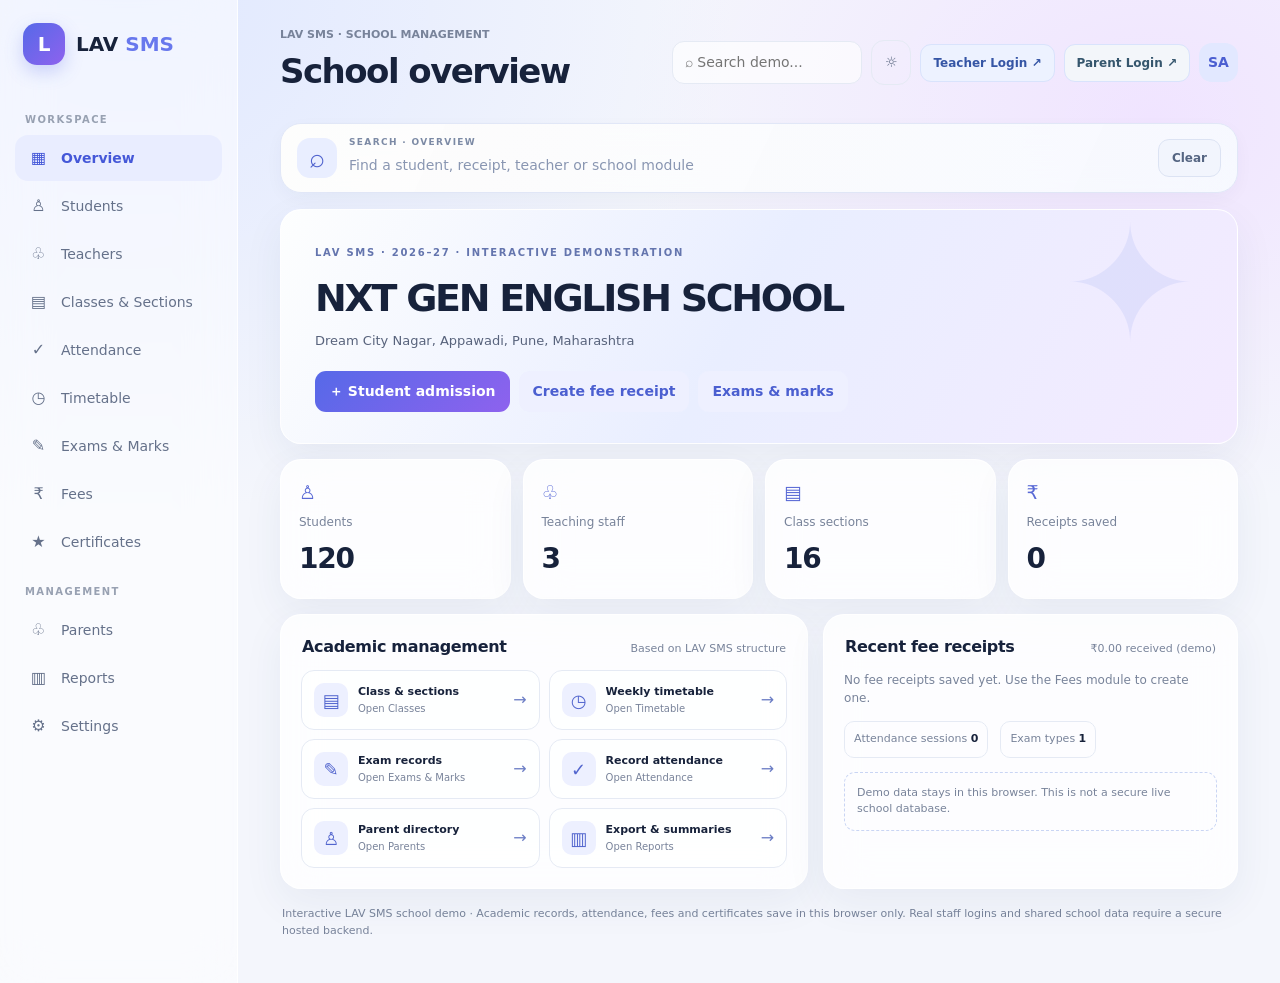
<file: index.html>
<!doctype html>
<html lang="en"><head><meta charset="utf-8"><meta name="viewport" content="width=device-width,initial-scale=1"><title>LAV SMS | School Management</title><meta name="description" content="LAV SMS school management dashboard demo"><style>
:root{--bg:#f4f6fc;--ink:#17223b;--muted:#78839a;--line:#e5eaf4;--card:rgba(255,255,255,.8);--blue:#5669e8;--purple:#8e62ee;--shadow:0 14px 40px #243d7010}*{box-sizing:border-box}body{margin:0;background:radial-gradient(ellipse at 10% 0%,#e0e8ff,transparent 37%),radial-gradient(ellipse at 90% 12%,#f0e4ff,transparent 32%),var(--bg);font:14px/1.5 Inter,system-ui,-apple-system,Segoe UI,sans-serif;color:var(--ink)}button,input,select{font:inherit}button{cursor:pointer}.layout{min-height:100vh;display:grid;grid-template-columns:238px 1fr}.sidebar{padding:23px 15px;background:#ffffff86;border-right:1px solid #ffffffd9;backdrop-filter:blur(24px)}.brand{display:flex;align-items:center;gap:11px;font-size:20px;font-weight:850;padding:0 8px 28px}.logo{width:42px;height:42px;display:grid;place-items:center;color:#fff;border-radius:14px;background:linear-gradient(135deg,var(--blue),var(--purple));box-shadow:0 7px 18px #5669e844}.navtitle{font-size:10px;letter-spacing:.14em;color:#98a1b2;font-weight:800;margin:19px 10px 8px}.nav{width:100%;border:0;background:transparent;color:#65718a;display:flex;align-items:center;gap:12px;padding:11px 13px;border-radius:13px;text-align:left;margin:2px 0}.nav .ico{width:21px;text-align:center;font-size:16px}.nav:hover,.nav.active{background:#e9edff;color:#4558d8;font-weight:750}.main{width:100%;max-width:1500px;margin:auto;padding:27px clamp(15px,3.5vw,42px)}.top{display:flex;justify-content:space-between;align-items:center;gap:14px;margin-bottom:24px}.eyebrow{color:var(--muted);font-size:11px;font-weight:650}.top h1{font-size:clamp(25px,3vw,34px);letter-spacing:-.045em;margin:2px 0}.tools{display:flex;gap:9px;align-items:center}.search{width:190px;border:1px solid var(--line);border-radius:12px;padding:10px 12px;background:#ffffffa8;outline:none}.avatar{height:39px;width:39px;border-radius:13px;background:#e2e8ff;color:#4b5ed1;display:grid;place-items:center;font-weight:800}.glass{background:var(--card);border:1px solid #ffffffed;border-radius:21px;box-shadow:var(--shadow);backdrop-filter:blur(22px)}.welcome{display:flex;align-items:center;justify-content:space-between;gap:18px;padding:25px 28px;background:linear-gradient(110deg,#ffffffdc,#f2edffca);margin-bottom:22px}.welcome h2{font-size:24px;margin:5px 0;letter-spacing:-.035em}.welcome p{margin:0;color:var(--muted)}.cap{font-size:43px}.sectionhead{display:flex;align-items:center;justify-content:space-between;margin:25px 0 13px}.sectionhead h2{font-size:17px;margin:0}.sectionhead small{color:var(--muted)}.stats{display:grid;grid-template-columns:repeat(4,minmax(0,1fr));gap:13px}.stat{padding:18px}.statlabel{display:flex;justify-content:space-between;align-items:center;color:var(--muted);font-size:12px}.staticon{width:34px;height:34px;display:grid;place-items:center;border-radius:11px;background:#edf0ff;font-size:17px}.num{font-size:28px;font-weight:850;letter-spacing:-.04em;margin:12px 0 2px}.sub{font-size:11px;color:#31846b}.twocol{display:grid;grid-template-columns:1.15fr .85fr;gap:15px}.panel{padding:20px}.quickgrid{display:grid;grid-template-columns:repeat(2,minmax(0,1fr));gap:11px}.quick{border:1px solid var(--line);border-radius:14px;background:#ffffffa6;display:flex;gap:11px;align-items:center;text-align:left;padding:13px;color:var(--ink)}.quick:hover{background:white;border-color:#b9c5ff;transform:translateY(-1px)}.qico{width:36px;height:36px;border-radius:11px;background:#edf0ff;display:grid;place-items:center;flex-shrink:0}.quick b{display:block;font-size:12px}.quick small{color:var(--muted);font-size:10px}.event{display:flex;gap:12px;padding:12px 0;border-bottom:1px solid var(--line)}.event:last-child{border:0}.date{background:#edf0ff;color:#4d60d2;border-radius:10px;min-width:45px;padding:6px;text-align:center;font-weight:800;font-size:11px}.event b{font-size:12px}.event small{display:block;color:var(--muted);font-size:11px}.assistant{margin-top:15px;padding:17px;display:flex;align-items:center;gap:12px;background:linear-gradient(110deg,#eff1ffdd,#f8efffdd)}.bot{width:42px;height:42px;display:grid;place-items:center;border-radius:14px;color:white;background:linear-gradient(135deg,var(--blue),var(--purple));font-size:20px;flex-shrink:0}.assistant p{margin:3px 0 0;color:var(--muted);font-size:12px}.btn{border:0;border-radius:11px;padding:10px 14px;font-weight:750;background:linear-gradient(135deg,var(--blue),var(--purple));color:white}.btn.secondary{background:#eef0ff;color:#4b5fd0}.assistant .btn{margin-left:auto;white-space:nowrap}.notice{color:var(--muted);font-size:11px;margin:17px 2px}.tablewrap{overflow:auto}.data{width:100%;border-collapse:collapse;margin-top:8px}.data th,.data td{text-align:left;padding:12px 10px;border-bottom:1px solid var(--line);font-size:12px;white-space:nowrap}.data th{color:var(--muted);font-weight:700}.badge{background:#e5f7ef;color:#19805c;padding:4px 8px;border-radius:20px;font-size:10px}.pagehead{display:flex;justify-content:space-between;align-items:center;gap:12px}.empty{padding:28px;text-align:center;color:var(--muted)}.formrow{display:grid;grid-template-columns:1fr 1fr;gap:12px}.field{display:flex;flex-direction:column;gap:5px;margin:10px 0}.field label{font-size:12px;color:var(--muted)}.field input,.field select{padding:11px;border:1px solid var(--line);border-radius:10px;background:white;color:var(--ink);width:100%}.overlay{position:fixed;inset:0;background:#18233b75;display:none;place-items:center;padding:16px;z-index:5}.modal{background:#fdfdff;border:1px solid white;border-radius:20px;padding:22px;width:min(500px,100%);box-shadow:0 24px 90px #101a3544}.modalhead{display:flex;justify-content:space-between;align-items:center}.modalhead h2{margin:0;font-size:20px}.x{border:0;background:#eef0f7;border-radius:10px;padding:7px 10px}.footrow{display:flex;justify-content:flex-end;gap:8px;margin-top:16px}.hide{display:none!important}
body.dark{--bg:#101526;--ink:#eef1ff;--muted:#a0aac1;--line:#303a53;--card:rgba(27,35,57,.84);--shadow:0 14px 40px #0003;background:radial-gradient(ellipse at 10% 0%,#29365d,transparent 37%),#101526;color:var(--ink)}body.dark .sidebar{background:#151d30bd;border-color:#303a53}body.dark .nav{color:#a0aac1}body.dark .nav.active{background:#29335d;color:#cbd2ff}body.dark .welcome,body.dark .assistant{background:linear-gradient(110deg,#202a46,#2b2342)}body.dark .search,body.dark .pill,body.dark .quick,body.dark .field input,body.dark .field select{background:#202941;color:var(--ink);border-color:var(--line)}body.dark .modal{background:#171f32;color:var(--ink)}body.dark .x{background:#303a53;color:white}
.attendance-hero{display:flex;align-items:center;justify-content:space-between;gap:16px;padding:20px 22px;margin-bottom:14px;background:linear-gradient(110deg,#ffffffdc,#edf1ffdc)}
.attendance-hero h2{margin:4px 0;font-size:22px;letter-spacing:-.03em}.attendance-hero p{margin:0;color:var(--muted);font-size:12px}.teacher-chip{padding:12px 15px;border-radius:14px;border:1px solid #dce2ff;background:#f3f5ff;color:#3446a8;min-width:190px}.teacher-chip small{display:block;color:#6976b8;font-size:10px;margin-bottom:4px}.teacher-chip b{font-size:13px}
.attendance-controls{display:grid;grid-template-columns:repeat(3,minmax(0,1fr));gap:12px;padding:16px 18px;margin-bottom:14px}.attendance-controls .field{margin:0}.attendance-controls select,.attendance-controls input{padding:11px;border:1px solid var(--line);border-radius:10px;background:white;color:#17223b;width:100%;min-height:42px}
.attendance-stats{display:grid;grid-template-columns:repeat(4,minmax(0,1fr));gap:11px;margin-bottom:14px}.attendance-stat{padding:14px 16px;border-radius:16px}.attendance-stat small{display:block;color:var(--muted);font-size:11px}.attendance-stat b{display:block;font-size:25px;letter-spacing:-.04em;margin-top:4px}.attendance-stat.present b{color:#19805c}.attendance-stat.absent b{color:#bc3847}.attendance-toolbar{display:flex;align-items:center;justify-content:space-between;gap:10px;margin:5px 0 14px;flex-wrap:wrap}.attendance-toolbar p{margin:0;color:var(--muted);font-size:12px}.attendance-actions{display:flex;gap:8px;flex-wrap:wrap}
.attendance-table .data th,.attendance-table .data td{padding:10px 9px}.attendance-table .data td{white-space:normal}.att-student-name{font-weight:750}.att-subtext{display:block;color:var(--muted);font-size:10px;margin-top:2px}.att-buttons{display:flex;gap:7px;align-items:center}.status-btn{border:1px solid var(--line);background:#fff;color:#526079;border-radius:10px;padding:8px 13px;font-weight:800;min-width:80px}.status-btn.is-present{background:#e3f8ee;border-color:#83d6b2;color:#147950}.status-btn.is-absent{background:#fff0f0;border-color:#f1b0b5;color:#b42332}.mandatory{color:#c23544;font-weight:800}
.attendance-submit-grid{display:grid;grid-template-columns:minmax(0,1fr) minmax(0,1fr);gap:14px;margin-top:14px}.photo-panel{padding:18px}.photo-panel h3{margin:0 0 5px;font-size:15px}.photo-panel p{margin:0 0 12px;color:var(--muted);font-size:12px}.photo-input{display:block;width:100%;padding:12px;border:1px dashed #aab8ef;border-radius:12px;background:#f8f9ff;color:#34415e;font-size:12px}.photo-preview{margin-top:12px;display:flex;align-items:center;gap:12px;color:var(--muted);font-size:12px;overflow-wrap:anywhere}.photo-preview img{width:86px;height:72px;object-fit:cover;border-radius:10px;border:1px solid var(--line)}.attendance-save-panel{padding:18px;display:flex;flex-direction:column;justify-content:center;gap:10px}.attendance-save-panel h3{margin:0;font-size:15px}.attendance-save-panel p{margin:0;color:var(--muted);font-size:12px}.attendance-save-panel .btn{width:100%;padding:13px}.history-wrap{margin-top:14px}.history-table{width:100%;border-collapse:collapse}.history-table th,.history-table td{padding:10px;text-align:left;border-bottom:1px solid var(--line);font-size:12px}.history-table th{color:var(--muted)}
body.dark .teacher-chip{background:#222d4e;color:#d9deff;border-color:#39466e}body.dark .teacher-chip small{color:#a8b4ef}body.dark .attendance-controls select,body.dark .attendance-controls input,body.dark .status-btn,body.dark .photo-input{background:#202941;color:var(--ink);border-color:var(--line)}body.dark .status-btn.is-present{background:#183e34;color:#a0edcb}body.dark .status-btn.is-absent{background:#482a37;color:#ffb8c0}body.dark .photo-input{background:#202941}
@media(max-width:800px){.attendance-controls{grid-template-columns:1fr}.attendance-submit-grid{grid-template-columns:1fr}.attendance-hero{align-items:flex-start;flex-direction:column}.teacher-chip{width:100%}.attendance-stats{grid-template-columns:repeat(2,minmax(0,1fr))}}

.fee-overview{display:grid;grid-template-columns:repeat(3,minmax(0,1fr));gap:12px;margin-bottom:14px}.fee-kpi{padding:16px}.fee-kpi small{display:block;color:var(--muted);font-size:11px}.fee-kpi b{display:block;font-size:23px;margin-top:5px}
.fee-layout{display:grid;grid-template-columns:minmax(0,1.05fr) minmax(290px,.95fr);gap:14px}.fee-panel{padding:20px}.fee-panel h2{margin:0 0 5px;font-size:17px}.fee-help{color:var(--muted);font-size:12px;margin:0 0 13px}.fee-form-grid{display:grid;grid-template-columns:repeat(2,minmax(0,1fr));gap:0 12px}.fee-field{display:flex;flex-direction:column;gap:5px;margin:8px 0}.fee-field label{font-size:12px;color:var(--muted)}.fee-field input,.fee-field select{padding:10px 11px;border:1px solid var(--line);border-radius:10px;background:white;color:#17223b;width:100%;min-width:0}.fee-span-2{grid-column:1/-1}.fee-summary{background:#f5f7ff;border:1px solid #e1e7fc;border-radius:14px;padding:14px;margin-top:12px}.fee-summary-row{display:flex;justify-content:space-between;gap:12px;padding:5px 0;color:#526079;font-size:12px}.fee-summary-row b{color:#17223b}.fee-summary-row.balance{border-top:1px solid #dbe3fa;padding-top:10px;margin-top:4px;font-size:14px;font-weight:800}.fee-summary-row.balance b{color:#2843b1}.fee-buttons{display:flex;gap:8px;flex-wrap:wrap;margin-top:14px}.fee-buttons .btn{flex:1;min-width:160px}.fee-table-wrap{overflow:auto}.fee-table{width:100%;border-collapse:collapse;min-width:760px}.fee-table th,.fee-table td{padding:10px 9px;text-align:left;border-bottom:1px solid var(--line);font-size:11px;white-space:nowrap}.fee-table th{color:var(--muted)}.fee-table .btn{font-size:11px;padding:7px 9px}.fee-note{font-size:11px;color:var(--muted);line-height:1.5;margin:12px 0 0}.fee-demo-tag{display:inline-flex;padding:4px 8px;border-radius:20px;background:#fff5dc;color:#845a00;font-size:10px;font-weight:800;letter-spacing:.04em}.fee-section-head{display:flex;align-items:center;justify-content:space-between;gap:12px;margin-bottom:12px}
body.dark .fee-field input,body.dark .fee-field select{background:#202941;color:var(--ink);border-color:var(--line)}body.dark .fee-summary{background:#202941;border-color:#303a53}body.dark .fee-summary-row,body.dark .fee-summary-row b{color:var(--ink)}body.dark .fee-summary-row.balance b{color:#cbd2ff}
@media(max-width:950px){.fee-layout{grid-template-columns:1fr}.fee-overview{grid-template-columns:1fr 1fr}}
@media(max-width:1000px){.stats{grid-template-columns:repeat(2,minmax(0,1fr))}.twocol{grid-template-columns:1fr}.layout{grid-template-columns:205px 1fr}.search{width:150px}}@media(max-width:650px){.layout{display:block}.sidebar{display:flex;overflow:auto;gap:4px;padding:9px;position:sticky;top:0;z-index:3}.brand,.navtitle{display:none}.nav{width:auto;min-width:max-content;padding:9px 11px}.nav .ico{width:auto}.main{padding:18px 12px}.top{align-items:flex-start}.search{width:120px}.welcome{padding:19px}.welcome h2{font-size:21px}.cap{font-size:33px}.stats{gap:9px}.stat{padding:13px}.num{font-size:24px}.panel{padding:14px}.quickgrid{grid-template-columns:1fr}.assistant{align-items:flex-start;flex-wrap:wrap}.assistant .btn{margin-left:54px}.formrow{grid-template-columns:1fr}}

.cert-layout{display:grid;grid-template-columns:minmax(290px,410px) minmax(0,1fr);gap:18px}.cert-panel{padding:20px}.cert-fields{display:grid;gap:12px}.cert-fields label{display:block;font-size:12px;font-weight:700;margin-bottom:5px}.cert-fields input,.cert-fields select{width:100%;padding:11px;border:1px solid #cbd5e1;border-radius:10px;background:var(--card,#fff);color:inherit}
/* Shortlisted premium certificate compositions — same CSS shared by preview and print */
.cert-sheet{--accent:#112c54;--frame:#c49b42;--paper:#fffdf8;--second:#fbf1d8;position:relative;isolation:isolate;box-sizing:border-box;display:flex;flex-direction:column;justify-content:stretch;width:100%;aspect-ratio:297/210;min-height:0!important;margin:0;background:var(--paper);color:#192c45;overflow:hidden;text-align:center;font-family:Georgia,"Times New Roman",serif;border:0!important;outline:0!important;box-shadow:0 8px 25px #162c461c;}
.cert-sheet *{box-sizing:border-box}.cert-inner{position:relative;z-index:2;display:flex;flex-direction:column;align-items:center;justify-content:flex-start;flex:1;padding:4.5% 7% 2.6%;min-height:0}
.cert-outer-frame{position:absolute;inset:0;pointer-events:none;z-index:1;border:12px solid var(--accent);box-shadow:inset 0 0 0 4px var(--frame),inset 0 0 0 15px #fff9e8,inset 0 0 0 18px var(--frame)}
.cert-decor{position:absolute;width:22%;height:27%;opacity:.94}.cert-decor-tl{top:0;left:0;background:linear-gradient(135deg,var(--accent) 2%,var(--accent) 35%,var(--frame) 35%,var(--frame) 41%,transparent 42%)}.cert-decor-tr{right:0;top:0;transform:scaleX(-1);background:linear-gradient(135deg,var(--accent) 2%,var(--accent) 35%,var(--frame) 35%,var(--frame) 41%,transparent 42%)}.cert-decor-bl{left:0;bottom:0;transform:scaleY(-1);background:linear-gradient(135deg,var(--accent) 2%,var(--accent) 35%,var(--frame) 35%,var(--frame) 41%,transparent 42%)}.cert-decor-br{bottom:0;right:0;transform:scale(-1);background:linear-gradient(135deg,var(--accent) 2%,var(--accent) 35%,var(--frame) 35%,var(--frame) 41%,transparent 42%)}
.cert-logo{display:block;width:33px;height:33px;margin:0 auto 1px}.logo-shield{fill:var(--accent);stroke:var(--frame);stroke-width:2.5}.logo-book{fill:none;stroke:#fff;stroke-width:4;stroke-linejoin:round}.logo-crown{fill:none;stroke:var(--frame);stroke-width:3;stroke-linejoin:round}
.cert-school{font-family:Georgia,serif;font-weight:800;font-size:clamp(10px,1.6vw,21px);letter-spacing:.04em;color:var(--accent);line-height:1.1}
.cert-motto{font:700 clamp(6px,.7vw,10px) Arial,sans-serif;letter-spacing:.19em;color:var(--frame);margin-top:3px}
.cert-address{font:clamp(6px,.62vw,9px) Arial,sans-serif;color:#737c88;margin-top:4px}
.cert-head{margin-top:clamp(8px,2.2%,25px);width:100%}.cert-eyebrow{font-size:clamp(7px,.72vw,10px);letter-spacing:.23em;color:var(--frame);font-weight:700}
.cert-title{margin:5px 0 0!important;color:var(--accent);font:700 clamp(15px,2.35vw,34px) Georgia,serif!important;letter-spacing:.07em;line-height:1.17;text-transform:uppercase}
.cert-rule{display:flex;align-items:center;justify-content:center;gap:6px;color:var(--frame);font-size:14px;line-height:1}.cert-rule:before,.cert-rule:after{content:"";display:block;width:15%;height:1px;background:var(--frame)}
.cert-intro{margin-top:clamp(5px,1.8%,15px);font-size:clamp(8px,.99vw,14px);line-height:1.2}.cert-name{font:italic 700 clamp(19px,3vw,42px) "Palatino Linotype","Book Antiqua",Georgia,serif!important;color:var(--accent);margin:2px 0 0!important;border-bottom:1px solid var(--frame);padding:0 25px 2px}
.cert-class{font:700 clamp(7px,.86vw,13px) Arial,sans-serif;letter-spacing:.1em;margin-top:5px;color:#47536a}
.cert-description{font-size:clamp(8px,1vw,14px);margin-top:clamp(7px,2%,15px)}.cert-competition{font-size:clamp(10px,1.36vw,20px);font-weight:700;color:var(--accent);line-height:1.2;margin-top:3px}
.cert-date{font-size:clamp(8px,.92vw,14px);margin-top:5px}.cert-medal{border:1px solid var(--frame);border-radius:30px;display:inline-block;padding:4px 15px;color:var(--accent);font:700 clamp(8px,1vw,13px) Georgia,serif;background:linear-gradient(130deg,#fff8df,#fff);margin-top:clamp(7px,2%,17px)}
.cert-footer{width:100%;display:flex;align-items:end;justify-content:space-between;gap:4%;margin-top:auto;padding-top:clamp(8px,2%,18px)}.cert-sign{width:31%;max-width:175px;min-width:0;font:700 clamp(7px,.8vw,12px) Arial,sans-serif}.cert-sign-name{font:italic clamp(11px,1.4vw,20px) "Palatino Linotype",Georgia,serif;color:var(--accent);word-break:break-word}.cert-sign-line{border-bottom:1px solid var(--accent);margin:3px 0}.cert-sign-label{line-height:1.25}.cert-sign-demo{font:clamp(6px,.63vw,9px) Arial,sans-serif;color:#8a8e98;margin-top:3px}.cert-seal{border:3px double var(--frame);width:clamp(35px,6.5vw,85px);height:clamp(35px,6.5vw,85px);display:flex;flex-direction:column;align-items:center;justify-content:center;border-radius:50%;color:var(--accent);background:radial-gradient(circle,#fff6d6,#e9bb5c);font:700 clamp(7px,.85vw,12px) Georgia,serif;line-height:1.1;flex-shrink:0}.cert-seal small{font-size:clamp(5px,.6vw,9px)}.cert-demo{font:clamp(5px,.58vw,9px) Arial,sans-serif!important;color:#8c8b8a;margin-top:clamp(6px,1.5%,12px)!important;letter-spacing:.05em}
.cert-sheet[data-template="1"]{--accent:#0d2b54;--frame:#bd923b;--paper:#fffdf8;background:radial-gradient(ellipse at center,#fff 26%,#faf1dd 100%)}.cert-sheet[data-template="1"] .cert-outer-frame{border-width:12px;border-style:solid;border-color:var(--accent);box-shadow:inset 0 0 0 5px #eec66f,inset 0 0 0 13px #fff9ef,inset 0 0 0 16px #bd923b}.cert-sheet[data-template="1"] .cert-medal{background:linear-gradient(145deg,#ffeec1,#e7bc65)}.cert-sheet[data-template="1"] .cert-decor{width:30%;height:36%}
.cert-sheet[data-template="2"]{--accent:#162f50;--frame:#ba9553;--paper:#fffdf7;background:linear-gradient(135deg,#f7efd9 0,#fffdf6 19%,#fffdf7 80%,#f1e2bc 100%)}.cert-sheet[data-template="2"] .cert-outer-frame{border:0;box-shadow:inset 0 0 0 2px #caa65f,inset 0 0 0 12px #fff9ec,inset 0 0 0 13px #ead9b6}.cert-sheet[data-template="2"] .cert-decor{width:19%;height:29%}.cert-sheet[data-template="2"] .cert-decor-tl{background:linear-gradient(135deg,#152e4e 0 19%,#ceab64 20% 24%,transparent 25%)}.cert-sheet[data-template="2"] .cert-decor-tr{background:none}.cert-sheet[data-template="2"] .cert-decor-bl{background:none}.cert-sheet[data-template="2"] .cert-decor-br{background:linear-gradient(135deg,#152e4e 0 19%,#ceab64 20% 24%,transparent 25%)}.cert-sheet[data-template="2"] .cert-title{letter-spacing:.18em;font-weight:500!important}.cert-sheet[data-template="2"] .cert-medal{border-radius:2px;background:transparent;border-color:#dcc79b;letter-spacing:.15em}
.cert-sheet[data-template="3"]{--accent:#721f2d;--frame:#d4a65c;--paper:#fff9ef;background:radial-gradient(ellipse at center,#fffcf6,#fff3dd)}.cert-sheet[data-template="3"] .cert-outer-frame{border:15px solid #6e1e2a;box-shadow:inset 0 0 0 4px #e9b962,inset 0 0 0 12px #fff8e9,inset 0 0 0 15px #b98942}.cert-sheet[data-template="3"] .cert-decor{width:36%;height:30%}.cert-sheet[data-template="3"] .cert-decor-tl,.cert-sheet[data-template="3"] .cert-decor-tr{background:linear-gradient(135deg,#6e1e2a 0 41%,#e3ac56 42% 47%,transparent 48%)}.cert-sheet[data-template="3"] .cert-decor-bl,.cert-sheet[data-template="3"] .cert-decor-br{background:linear-gradient(135deg,#6e1e2a 0 41%,#e3ac56 42% 47%,transparent 48%)}.cert-sheet[data-template="3"] .cert-title{font-family:"Palatino Linotype",Georgia,serif!important}.cert-sheet[data-template="3"] .cert-medal{border-radius:3px;background:linear-gradient(110deg,#6e1e2a,#9c4050);color:#ffe5a9;border-color:#e0b870}
.cert-sheet[data-template="4"]{--accent:#0c5959;--frame:#bd7b51;--paper:#fffcf8;background:linear-gradient(140deg,#eff9f6,#fffdf6 27%,#fffaf3 72%,#fae4d2)}.cert-sheet[data-template="4"] .cert-outer-frame{border:0;box-shadow:inset 0 0 0 2px #bd845b,inset 0 0 0 11px #fffef9,inset 0 0 0 12px #b6d0c7}.cert-sheet[data-template="4"] .cert-decor{width:30%;height:36%}.cert-sheet[data-template="4"] .cert-decor-tl,.cert-sheet[data-template="4"] .cert-decor-br{background:linear-gradient(135deg,#075759 0 27%,#c88152 28% 33%,transparent 34%)}.cert-sheet[data-template="4"] .cert-decor-tr,.cert-sheet[data-template="4"] .cert-decor-bl{background:linear-gradient(135deg,#fffaf5 0 36%,transparent 37%)}.cert-sheet[data-template="4"] .cert-title{font-family:"Trebuchet MS",Arial,sans-serif!important;font-weight:500!important;letter-spacing:.16em}.cert-sheet[data-template="4"] .cert-name{font-family:"Palatino Linotype",Georgia,serif!important}.cert-sheet[data-template="4"] .cert-medal{border-radius:0;background:linear-gradient(130deg,#e7f4ed,#ffe1c5);border-color:#c88152}
.cert-sheet[data-achievement="1st Place"] .cert-medal{box-shadow:0 0 0 2px #eac779;background:linear-gradient(130deg,#fff2bd,#f4d480)}.cert-sheet[data-achievement="2nd Place"] .cert-medal{background:linear-gradient(130deg,#eef2f6,#d3d9e2)}.cert-sheet[data-achievement="3rd Place"] .cert-medal{background:linear-gradient(130deg,#f6e4d6,#dcaf8d)}
.cert-buttons{display:flex;flex-wrap:wrap;gap:8px;margin-top:15px}.cert-buttons button{padding:10px 15px}.cert-hint{font-size:12px;color:#64748b;margin:8px 0 18px}@media(max-width:900px){.cert-layout{grid-template-columns:1fr}.cert-sheet{min-height:390px;padding:26px 13px}.cert-title{font-size:28px}.cert-body{font-size:16px}.cert-name{font-size:21px}}
.cert-award{display:inline-block;margin:17px auto 0;padding:8px 22px;border:1px solid var(--border);color:var(--accent);font:700 19px Georgia,serif;letter-spacing:.04em;border-radius:80px}.cert-sheet[data-achievement="1st Place"] .cert-award{background:#fff1c1;border-color:#d7ae3b}.cert-sheet[data-achievement="2nd Place"] .cert-award{background:#f0f3f8;border-color:#aab6c4}.cert-sheet[data-achievement="3rd Place"] .cert-award{background:#fce8d7;border-color:#c68e5b}

/* Reference-driven certificate master layouts, screen and A4 landscape */
.cert-sheet{--cert-ink:#142b49;--cert-accent:#b98b3f;position:relative!important;display:block!important;aspect-ratio:10/7!important;min-height:0!important;padding:0!important;container-type:inline-size;isolation:isolate;overflow:hidden!important;background:#fffaf0!important;box-shadow:0 9px 22px #0e244133!important;color:var(--cert-ink)!important;font-family:Georgia,"Times New Roman",serif!important;border:0!important;outline:0!important;text-align:center!important}
.cert-artwork{position:absolute;inset:0;width:100%;height:100%;z-index:0;pointer-events:none}
.cert-inner{position:absolute!important;z-index:1;inset:0;display:block!important;padding:0!important;max-width:none!important}
.cert-brand{position:absolute;top:5.5%;left:18%;right:18%;display:flex;flex-direction:column;align-items:center;gap:0}
.cert-logo{width:9cqw!important;height:8.8cqw!important;max-width:none!important;margin:0 auto!important}
.cert-school{font:700 2.6cqw/1.1 Georgia,"Times New Roman",serif!important;letter-spacing:.02em!important;margin:0!important;color:#0c2b50!important;white-space:nowrap}
.cert-motto{font:700 1.07cqw/1.3 Arial,sans-serif!important;letter-spacing:.22em!important;margin:.45cqw 0 0!important;color:#9e753b!important}
.cert-heading{position:absolute;top:28.6%;left:11%;right:11%;font:normal 3.1cqw/1.15 Georgia,serif;text-transform:uppercase;letter-spacing:.04em;color:#132744;white-space:nowrap}
.cert-title{font:normal 3.05cqw/1.15 Georgia,"Times New Roman",serif!important;letter-spacing:.035em!important;text-transform:uppercase!important;color:inherit!important;margin:0!important}
.cert-title-flourish{display:block;line-height:.7;margin-top:.7cqw;font-size:1.8cqw;color:#b28a46}
.cert-intro{position:absolute;top:37.6%;left:10%;right:10%;font:1.8cqw/1.25 Georgia,serif!important;margin:0!important}
.cert-name{position:absolute;top:42.5%;left:17%;right:17%;padding:0 0 .25cqw!important;border:0!important;border-bottom:1px solid #c4a16a!important;font:italic 5.35cqw/1.12 "Palatino Linotype","Book Antiqua",Georgia,serif!important;color:#102950!important;margin:0!important;white-space:nowrap;overflow:hidden;text-overflow:ellipsis}
.cert-class{position:absolute;top:52.4%;left:14%;right:14%;font:1.73cqw/1.25 Georgia,serif!important;letter-spacing:0!important;margin:0!important;color:#243349!important}
.cert-statement{position:absolute;top:58%;left:13%;right:13%;font:1.72cqw/1.25 Georgia,serif;color:#263248}
.cert-competition{position:absolute;top:62.3%;left:12%;right:12%;font:700 1.94cqw/1.25 Georgia,serif!important;margin:0!important;color:#0c2b50!important;max-width:none!important}
.cert-date{position:absolute;top:67.3%;left:15%;right:15%;font:1.53cqw/1.25 Georgia,serif!important;margin:0!important}
.cert-footer{position:absolute!important;top:auto!important;bottom:6.7%;left:13%;right:13%;width:auto!important;display:flex!important;justify-content:space-between!important;align-items:flex-end!important;gap:3%!important;padding:0!important;margin:0!important}
.cert-sign{width:28%!important;max-width:none!important;min-width:0;display:block!important;font:1.28cqw Arial,sans-serif!important}
.cert-autograph{display:block;color:#153d79;font:italic 2.7cqw/1.0 "Brush Script MT","Segoe Script","Palatino Linotype",cursive!important;white-space:nowrap;overflow:hidden;text-overflow:ellipsis}
.cert-sign-rule{border-bottom:1px solid #617995;margin:.6cqw 0!important}
.cert-sign b{display:block;font:700 1.22cqw/1.25 Georgia,serif}.cert-sign small{display:block;font:1cqw/1.15 Arial,sans-serif;color:#707b8a}
.cert-seal{width:10cqw!important;height:10cqw!important;border:4px double #bb8e37!important;border-radius:50%!important;box-shadow:0 0 0 2px #e9cc8a, inset 0 0 0 2px #ba822a!important;background:radial-gradient(circle,#f9e7b6,#c68b31)!important;color:#614010!important;flex-shrink:0!important;display:flex!important;flex-direction:column;align-items:center;justify-content:center;font:700 .97cqw Georgia,serif!important;text-align:center!important}
.cert-seal span{line-height:1.1}.cert-seal b{font-size:2cqw;margin-top:.6cqw;color:#916019}
.cert-demo{position:absolute;bottom:1%;left:15%;right:15%;font:.87cqw Arial,sans-serif!important;margin:0!important;letter-spacing:.03em!important;color:#777!important}
.cert-ribbon-badge{position:absolute;right:5.1%;top:10%;width:16%;height:23%;filter:drop-shadow(0 2px 3px #20344a55)}
.cert-ribbon-badge:after{content:"";position:absolute;z-index:0;top:52%;left:15%;width:70%;height:75%;background:linear-gradient(90deg,#c18d35 0 27%,#08264f 28% 48%,#fff0be 49% 52%,#08264f 53% 72%,#c18d35 73%);clip-path:polygon(0 0,100% 0,100% 100%,50% 81%,0 100%)}
.cert-badge-inner{position:absolute;z-index:1;top:0;left:0;right:0;aspect-ratio:1;background:radial-gradient(circle,#1b4677 10%,#061b3b 70%);border:5px double #e9ba52;border-radius:50%;box-shadow:inset 0 0 0 3px #071932,0 0 0 3px #bc8935;color:#ffe3a2;display:flex;flex-direction:column;align-items:center;justify-content:center;gap:0}
.cert-badge-inner svg{width:43%;height:45%}.cert-badge-inner strong{font:700 1.9cqw/1.0 Georgia,serif;white-space:nowrap}
.cert-sheet[data-template="1"] .cert-heading{top:31%;left:12%;right:20%;font-size:2.7cqw}.cert-sheet[data-template="1"] .cert-brand{top:6.3%;left:14%;right:23%}.cert-sheet[data-template="1"] .cert-heading{top:29%;left:8%;right:21%;}.cert-sheet[data-template="1"] .cert-title{font-size:2.62cqw!important}.cert-sheet[data-template="1"] .cert-intro{top:37.5%;right:21%}.cert-sheet[data-template="1"] .cert-name{left:21%;right:25%;font-size:4.7cqw!important}.cert-sheet[data-template="1"] .cert-class{right:23%}.cert-sheet[data-template="1"] .cert-competition{right:19%}.cert-sheet[data-template="1"] .cert-footer{right:14%;left:15%}.cert-sheet[data-template="1"] .cert-date{right:22%}
.cert-sheet[data-template="2"]{--cert-ink:#182f54}.cert-sheet[data-template="2"] .cert-brand{top:7.6%}.cert-sheet[data-template="2"] .cert-logo{width:8.4cqw!important;height:8.2cqw!important}.cert-sheet[data-template="2"] .cert-heading{top:31.2%}.cert-sheet[data-template="2"] .cert-title{letter-spacing:.13em!important;font-size:2.8cqw!important}.cert-sheet[data-template="2"] .cert-name{font-weight:400!important}.cert-sheet[data-template="2"] .cert-seal{background:radial-gradient(circle,#ffefc7,#c08d41)!important}
.cert-sheet[data-template="3"] .cert-brand{top:6.4%}.cert-sheet[data-template="3"] .cert-heading{top:32.3%;padding:.6cqw 0;background:linear-gradient(90deg,transparent,#650d1f 13%,#8e2333 50%,#650d1f 87%,transparent);color:#fff1c7!important;box-shadow:0 2px 1px #c28f49}.cert-sheet[data-template="3"] .cert-title{font-size:2.92cqw!important;color:#fff1c7!important}.cert-sheet[data-template="3"] .cert-title-flourish{display:none}.cert-sheet[data-template="3"] .cert-intro{top:41.6%}.cert-sheet[data-template="3"] .cert-name{top:46.5%;color:#792233!important}.cert-sheet[data-template="3"] .cert-class{top:56.1%}.cert-sheet[data-template="3"] .cert-statement{top:60.2%}.cert-sheet[data-template="3"] .cert-competition{top:64%;color:#66162a!important}.cert-sheet[data-template="3"] .cert-date{top:69%}.cert-sheet[data-template="3"] .cert-footer{bottom:8.3%}.cert-sheet[data-template="3"] .cert-demo{bottom:1.3%}
.cert-sheet[data-template="4"] .cert-brand{top:8%;left:25%;right:17%}.cert-sheet[data-template="4"] .cert-heading{top:30.8%;left:18%;right:12%}.cert-sheet[data-template="4"] .cert-title{font-family:"Trebuchet MS",Arial,sans-serif!important;letter-spacing:.05em!important;font-size:3cqw!important;color:#0d5758!important}.cert-sheet[data-template="4"] .cert-name{font-weight:500!important;letter-spacing:.03em;color:#174b59!important}.cert-sheet[data-template="4"] .cert-footer{left:16%;right:12%}.cert-sheet[data-template="4"] .cert-seal{background:radial-gradient(circle,#f6d5b6,#cb8157)!important;border-color:#a65e3f!important}.cert-sheet[data-template="4"] .cert-motto{color:#a16f52!important}
.cert-aside{position:absolute;font:700 1cqw/1.5 Georgia,serif;letter-spacing:.05em;color:#27585b;text-align:left}.cert-aside-left{left:5%;top:59%}.cert-aside-right{right:3%;top:58%;text-align:right}.cert-sheet[data-template="4"] .cert-statement{left:24%;right:22%}.cert-sheet[data-template="4"] .cert-competition{left:20%;right:20%}
.cert-wreath{position:absolute;top:51%;font-size:9cqw;color:#b58b4b;opacity:.7}.cert-wreath-left{left:6%}.cert-wreath-right{right:6%;transform:scaleX(-1)}
@media(max-width:600px){.cert-panel{padding:10px}.cert-sheet{width:100%}}

/* Name visibility regression fix: no cropping or overlay in either preview or printed certificates */
.cert-sheet .cert-inner .cert-name{position:absolute!important;z-index:35!important;display:block!important;opacity:1!important;visibility:visible!important;isolation:isolate!important;left:17%!important;right:17%!important;top:42.1%!important;min-height:7.5cqw!important;line-height:1.14!important;font-size:clamp(17px,5cqw,72px)!important;font-family:"Palatino Linotype","Book Antiqua",Georgia,serif!important;font-style:italic!important;font-weight:600!important;text-align:center!important;white-space:normal!important;overflow:visible!important;text-overflow:clip!important;word-break:normal!important;overflow-wrap:anywhere!important;color:#0b2b52!important;text-shadow:0 1px 0 #fff9e9!important;background:transparent!important;border-bottom:1px solid #c4a16a!important}
.cert-sheet[data-template="1"] .cert-inner .cert-name{left:19%!important;right:23%!important;font-size:clamp(16px,4.6cqw,68px)!important}
.cert-sheet[data-template="3"] .cert-inner .cert-name{top:46%!important;color:#762337!important}
.cert-sheet[data-template="4"] .cert-inner .cert-name{color:#0b585a!important}
.cert-sheet .cert-inner .cert-name:empty:after{content:"Student Name";color:#385174}

@media print{.cert-sheet{-webkit-print-color-adjust:exact!important;print-color-adjust:exact!important;box-shadow:none!important}}

</style><link rel="stylesheet" href="lav-enhancements.css?v=20261024b"><link rel="stylesheet" href="lav-search.css?v=20261024c"><link rel="stylesheet" href="lav-student-services.css?v=20261024d"><link rel="stylesheet" href="lav-data-quality.css?v=20261024e"><link rel="stylesheet" href="lav-faculty-assignments.css?v=20261024f"></head><body>
<div class="layout"><aside class="sidebar"><div class="brand"><div class="logo">L</div><span>LAV <span style="color:#6878ed">SMS</span></span></div><div class="navtitle">WORKSPACE</div><button class="nav active" data-page="Overview"><span class="ico">▦</span>Overview</button><button class="nav" data-page="Students"><span class="ico">♙</span>Students</button><button class="nav" data-page="Teachers"><span class="ico">♧</span>Teachers</button><button class="nav" data-page="Classes"><span class="ico">▤</span>Classes & Sections</button><button class="nav" data-page="Attendance"><span class="ico">✓</span>Attendance</button><button class="nav" data-page="Timetable"><span class="ico">◷</span>Timetable</button><button class="nav" data-page="Exams & Marks"><span class="ico">✎</span>Exams & Marks</button><button class="nav" data-page="Fees"><span class="ico">₹</span>Fees</button><button class="nav" data-page="Certificates"><span class="ico">★</span>Certificates</button><div class="navtitle">MANAGEMENT</div><button class="nav" data-page="Parents"><span class="ico">♧</span>Parents</button><button class="nav" data-page="Reports"><span class="ico">▥</span>Reports</button><button class="nav" data-page="Settings"><span class="ico">⚙</span>Settings</button></aside>
<main class="main"><header class="top"><div><div class="eyebrow">LAV SMS · SCHOOL MANAGEMENT</div><h1 id="pagetitle">School overview</h1></div><div class="tools"><input id="search" class="search" placeholder="⌕ Search demo..." aria-label="Search demo"><button id="theme" class="nav" style="width:auto;border:1px solid var(--line);margin:0" title="Toggle theme">☼</button><a href="teacher.html" title="Open Teacher Login demo" style="white-space:nowrap;padding:9px 12px;border:1px solid #d9e3fc;background:#edf2ff;color:#3555a5;border-radius:11px;font-weight:800;text-decoration:none;font-size:12px">Teacher Login ↗</a><a href="parent.html" title="Open Parent Login demo" style="white-space:nowrap;padding:9px 12px;border:1px solid #d9e3fc;background:#f3f6fa;color:#35566d;border-radius:11px;font-weight:800;text-decoration:none;font-size:12px">Parent Login ↗</a><div class="avatar">SA</div></div></header><div id="content"></div><p class="notice">Interactive LAV SMS school demo · Academic records, attendance, fees and certificates save in this browser only. Real staff logins and shared school data require a secure hosted backend.</p></main></div>
<div id="overlay" class="overlay"><div class="modal"><div class="modalhead"><h2 id="modalTitle">Add record</h2><button class="x" id="close">✕</button></div><form id="recordForm"><div id="formfields"></div><div class="footrow"><button type="button" class="btn secondary" id="cancel">Cancel</button><button class="btn" type="submit">Save demo record</button></div></form></div></div>
<script src="lav-enhancements.js?v=20261024faculty"></script><script src="lav-faculty-assignments.js?v=20261024f"></script><script src="lav-search.js?v=20261024c"></script><script src="lav-student-services.js?v=20261024d"></script><script src="lav-data-quality.js?v=20261024e"></script>
<script>
const DEMO_FIRST_NAMES=["Aarav","Ananya","Vihaan","Saanvi","Aditya","Aadhya","Arjun","Isha","Reyansh","Myra","Atharv","Kavya","Vivaan","Diya","Advait","Sara","Ishaan","Riya","Shaurya","Aanya","Kabir","Pari","Rudra","Meera","Om","Tanvi","Dhruv","Nitya","Vedant","Siya"];
const DEMO_LAST_NAMES=["Patil","Shah","Joshi","Deshmukh","Kulkarni","Jadhav","Pawar","More","Shinde","Chavan","Gaikwad","Bhosale","Kadam","Mane","Sawant","Naik","Gokhale","Apte","Nair","Mehta","Gupta","Suryawanshi","Salunkhe","Ingale","Wagh","Thakur","Khot","Pathak","Patwardhan","Dandekar"];
const SECTION_TEACHERS={A:"Mrs. Meera Kulkarni",B:"Mr. Rahul Deshmukh",C:"Ms. Neha Shah",D:"Mr. Amit Jadhav"};
const ATTENDANCE_TEACHERS=[{name:"Mr. Rahul Deshmukh",subject:"Science"},{name:"Mrs. Meera Kulkarni",subject:"Mathematics"},{name:"Ms. Neha Shah",subject:"English"},{name:"Mr. Amit Jadhav",subject:"Social Science"},{name:"Mrs. Kavita Pawar",subject:"Marathi"},{name:"Mr. Sandeep More",subject:"Computer"}];
const ATTENDANCE_SUBJECTS=["Mathematics","Science","English","Social Science","Marathi","Hindi","Computer","Sports"];
const DEMO_SECTIONS=["A","B","C","D"];
function createAttendanceRoster(){
 const out=[];
 DEMO_SECTIONS.forEach((section,sectionIndex)=>{
  for(let i=0;i<30;i++){
   const first=DEMO_FIRST_NAMES[(i+sectionIndex*8)%DEMO_FIRST_NAMES.length];
   const last=DEMO_LAST_NAMES[(i*7+sectionIndex*9)%DEMO_LAST_NAMES.length];
   const number=String(i+1).padStart(3,"0");
   out.push({id:"demo-"+section+"-"+number,admissionNo:"LAV-"+section+"-"+number,name:first+" "+last,grade:"Class 8",section,parent:"Demo parent "+number,phone:"",email:"",detail:"Class 8 · "+section,status:"Active",demoRoster:true});
  }
 });
 return out;
}
const sample={Students:createAttendanceRoster(),Teachers:[{name:"Mrs. Meera Kulkarni",detail:"Mathematics",status:"Active"},{name:"Mr. Rahul Deshmukh",detail:"Science",status:"Active"},{name:"Ms. Neha Shah",detail:"English",status:"Active"}],Classes:[{name:"Grade 8 · Section A",detail:"Class teacher: Mrs. Kulkarni",status:"Active"},{name:"Grade 9 · Section B",detail:"Class teacher: Mr. Deshmukh",status:"Active"}],Attendance:[{name:"Grade 8 · A",detail:"24 present · 2 absent",status:"Recorded"},{name:"Grade 9 · B",detail:"27 present · 1 absent",status:"Recorded"}],Timetable:[{name:"Mathematics",detail:"Grade 8 · 09:00 AM",status:"Scheduled"},{name:"Science",detail:"Grade 9 · 10:00 AM",status:"Scheduled"}],"Exams & Marks":[{name:"Monthly Assessment",detail:"All grades",status:"Upcoming"},{name:"Unit Test 2",detail:"Grade 8",status:"Upcoming"}],Fees:[{name:"Aarav Patil",detail:"Tuition · ₹12,000",status:"Pending"},{name:"Ananya Shah",detail:"Tuition · ₹12,000",status:"Paid"}],Parents:[{name:"Sanjay Patil",detail:"Parent of Aarav Patil",status:"Active"}],Reports:[{name:"Attendance summary",detail:"Monthly report",status:"Ready"},{name:"Fees overview",detail:"Term report",status:"Ready"}],Settings:[{name:"School profile",detail:"Configure school information on your live app",status:"Demo"}]};
const STORE_KEY="lavsms-demo-records";
const ROSTER_MIGRATION_KEY="lavsms-demo-roster-v1";
const ATTENDANCE_STORE_KEY="lavsms-attendance-history-v1";
function loadRecords(){
 let merged=JSON.parse(JSON.stringify(sample));
 try{
  const raw=localStorage.getItem(STORE_KEY);
  if(raw){
   const saved=JSON.parse(raw);
   merged=Object.assign(JSON.parse(JSON.stringify(sample)),saved);
   if(localStorage.getItem(ROSTER_MIGRATION_KEY)!=="1"){
    const legacyIds=new Set(["STU001","STU002","STU003"]);
    const existing=Array.isArray(saved.Students)?saved.Students:[];
    const custom=existing.filter(s=>s&&s.id&&!legacyIds.has(s.id)&&!sample.Students.some(d=>d.id===s.id));
    merged.Students=sample.Students.concat(custom);
    localStorage.setItem(STORE_KEY,JSON.stringify(merged));
    localStorage.setItem(ROSTER_MIGRATION_KEY,"1");
   }
   merged.Students=(merged.Students||[]).map((s,i)=>{
    const parts=String(s.detail||"Class 8 · A").split(" · ");
    return Object.assign({id:"stu-"+(i+1),admissionNo:"LAV-2026-"+String(i+1).padStart(3,"0"),name:"",grade:"Class 8",section:"A",parent:"Not provided",phone:"",email:"",status:"Active"},s,{grade:s.grade||parts[0]||"Class 8",section:s.section||parts[1]||"A"});
   });
   return merged;
  }
  localStorage.setItem(ROSTER_MIGRATION_KEY,"1");
 }catch(err){console.warn("Could not read saved LAV SMS demo data",err);}
 return merged;
}
let records=loadRecords(),page="Overview";
function saveRecords(){try{localStorage.setItem(STORE_KEY,JSON.stringify(records));return true;}catch(err){alert("This browser could not save the demo data. Try allowing site storage or using a normal browser window.");return false;}}
function todayLocal(){const d=new Date();return d.getFullYear()+"-"+String(d.getMonth()+1).padStart(2,"0")+"-"+String(d.getDate()).padStart(2,"0");}
const FEE_RECEIPTS_KEY="lavsms-fee-receipts-v1";
let feeDraft={studentId:(records.Students[0]&&records.Students[0].id)||"",feeType:"Multiple fees",fees:{"Tuition Fee":"12000","Transport Fee":"2000","Library Fee":"1000"},customName:"",customAmount:"",totalFee:"15000",previousBalance:"0",amountPaid:"15000",paymentMode:"UPI",paymentDate:todayLocal(),transactionId:"UPI-DEMO-0001",bankApp:"Google Pay"};
let feeLastReceipt=null;
let attendanceDraft={teacher:"Mr. Rahul Deshmukh",grade:"Class 8",section:"A",subject:"Science",date:todayLocal(),lecture:"",statuses:{},photoData:"",photoName:""};
let attendanceLastSummary=null;
function loadAttendanceSessions(){try{const rows=JSON.parse(localStorage.getItem(ATTENDANCE_STORE_KEY)||"[]");return Array.isArray(rows)?rows:[];}catch(err){return [];}}
function attendanceRosterForCurrentSection(){
 const active=(records.Students||[]).filter(s=>s.section===attendanceDraft.section&&s.grade===attendanceDraft.grade&&s.status!=="Inactive").sort((a,b)=>String(a.admissionNo).localeCompare(String(b.admissionNo)));
 if(attendanceDraft.grade==="Class 8")return active;
 if(active.length)return active;
 const sampleBase=(records.Students||[]).filter(s=>s.section===attendanceDraft.section&&(s.demoRoster||String(s.id||"").startsWith("demo-"))).sort((a,b)=>String(a.admissionNo).localeCompare(String(b.admissionNo)));
 const gradeKey=attendanceDraft.grade.replace(/\s+/g,"");
 return sampleBase.map((s,i)=>Object.assign({},s,{id:"demo-"+gradeKey+"-"+attendanceDraft.section+"-"+String(i+1).padStart(3,"0"),admissionNo:"LAV-"+gradeKey+"-"+attendanceDraft.section+"-"+String(i+1).padStart(3,"0"),grade:attendanceDraft.grade,detail:attendanceDraft.grade+" · "+attendanceDraft.section,demoRoster:true}));
}
const $=id=>document.getElementById(id);
function escapeHtml(s){return String(s).replace(/[&<>"']/g,c=>({'&':'&amp;','<':'&lt;','>':'&gt;','"':'&quot;',"'":'&#39;'}[c]))}
function card(title,body){return '<section class="glass panel"><div class="sectionhead" style="margin-top:0"><h2>'+title+'</h2></div>'+body+'</section>'}
function overview(){return '<section class="glass welcome"><div><div class="eyebrow">YOUR SCHOOL AT A GLANCE</div><h2>Good day, Administrator 👋</h2><p>Explore your school dashboard and try the demo actions.</p></div><div class="cap">🎓</div></section><div class="sectionhead"><h2>School statistics</h2><small>Illustrative preview data</small></div><section class="stats"><div class="glass stat"><div class="statlabel">Total students <span class="staticon">♙</span></div><div class="num">'+records.Students.length+'</div><div class="sub">Demo student records</div></div><div class="glass stat"><div class="statlabel">Teaching staff <span class="staticon">♧</span></div><div class="num">'+records.Teachers.length+'</div><div class="sub">Demo teacher records</div></div><div class="glass stat"><div class="statlabel">Classes today <span class="staticon">▤</span></div><div class="num">'+records.Classes.length+'</div><div class="sub">Demo classes</div></div><div class="glass stat"><div class="statlabel">Fee records <span class="staticon">₹</span></div><div class="num">'+records.Fees.length+'</div><div class="sub">No real payments processed</div></div></section><div class="twocol"><div><div class="sectionhead"><h2>Quick actions</h2><small>Try the interface</small></div><section class="glass panel"><div class="quickgrid"><button class="quick" data-add="Students"><span class="qico">＋</span><span><b>Add a student</b><small>Try adding a demo record</small></span></button><button class="quick" data-page="Attendance"><span class="qico">✓</span><span><b>Take attendance</b><small>Open attendance section</small></span></button><button class="quick" data-page="Timetable"><span class="qico">◷</span><span><b>View timetable</b><small>Classes and schedule</small></span></button><button class="quick" data-page="Reports"><span class="qico">▥</span><span><b>View reports</b><small>Demo report list</small></span></button></div></section><section class="glass assistant"><div class="bot">✦</div><div><b>AI school assistant</b><p>Ask for a sample school admin tip.</p></div><button class="btn" id="askai">Try assistant</button></section></div><div><div class="sectionhead"><h2>Upcoming schedule</h2><small>Example events</small></div>'+card('School calendar','<div class="event"><div class="date">27<br>OCT</div><div><b>Faculty meeting</b><small>Staff room · 10:30 AM</small></div></div><div class="event"><div class="date">29<br>OCT</div><div><b>Monthly assessment</b><small>All classes · As scheduled</small></div></div><div class="event"><div class="date">02<br>NOV</div><div><b>Parent-teacher meeting</b><small>Main hall · 9:00 AM</small></div></div>')+'</div></div>'}
function studentPage(){
 let q=$("search").value.trim().toLowerCase();
 let arr=(records.Students||[]).filter(s=>[s.name,s.admissionNo,s.grade,s.section,s.parent,s.phone,s.email,s.status].join(" ").toLowerCase().includes(q));
 let rows=arr.map(s=>'<tr><td><b>'+escapeHtml(s.name)+'</b><small style="display:block;color:var(--muted)">'+escapeHtml(s.email||"No email added")+'</small></td><td>'+escapeHtml(s.admissionNo||"—")+'</td><td>'+escapeHtml(s.grade||"—")+' · '+escapeHtml(s.section||"—")+'</td><td>'+escapeHtml(s.parent||"—")+'<small style="display:block;color:var(--muted)">'+escapeHtml(s.phone||"No phone added")+'</small></td><td><span class="badge">'+escapeHtml(s.status||"Active")+'</span></td><td><div style="display:flex;gap:6px;flex-wrap:wrap"><button type="button" class="btn secondary" style="padding:6px 9px;font-size:12px" data-student-edit="'+escapeHtml(s.id)+'">Edit</button><button type="button" class="btn" style="padding:6px 9px;font-size:12px;background:#fff0f0;color:#b42318;border:1px solid #f5d0d0" data-student-delete="'+escapeHtml(s.id)+'">Delete</button></div></td></tr>').join("");
 if(!arr.length) rows='<tr><td colspan="6" class="empty">No students match this search. Add a student or try another search.</td></tr>';
 return '<section class="glass panel"><div class="pagehead"><div><h2 style="margin:0">Student management</h2><small style="color:var(--muted)">'+(records.Students||[]).length+' demo student records · Search by name, admission number, class, parent or contact</small></div><button class="btn" data-add="Students">＋ Add student</button></div><div class="tablewrap"><table class="data"><thead><tr><th>Student</th><th>Admission No.</th><th>Class</th><th>Parent / Contact</th><th>Status</th><th>Actions</th></tr></thead><tbody>'+rows+'</tbody></table></div><p style="color:var(--muted);font-size:12px;margin:12px 0 0">Demo note: additions, edits and deletions are saved in this browser only. They are not visible to other users or devices.</p></section>';
}
function filterRosterBySearch(roster,query){
 const q=String(query||"").trim().toLowerCase();
 return q?roster.filter(s=>[s.name,s.admissionNo,s.grade,s.section].join(" ").toLowerCase().includes(q)):roster;
}
function attendancePage(){
 const section=attendanceDraft.section;
 const roster=attendanceRosterForCurrentSection();
 const visible=filterRosterBySearch(roster,$("search").value);
 const sessions=loadAttendanceSessions();
 const rows=visible.map(s=>{
  const marked=attendanceDraft.statuses[s.id]||"";
  return '<tr data-att-row-id="'+escapeHtml(s.id)+'"><td>'+String(roster.indexOf(s)+1).padStart(2,"0")+'</td><td><span class="att-student-name">'+escapeHtml(s.name)+'</span><small class="att-subtext">'+escapeHtml(s.admissionNo)+'</small></td><td><div class="att-buttons"><button type="button" class="status-btn '+(marked==="P"?"is-present":"")+'" data-att-student="'+escapeHtml(s.id)+'" data-att-status="P" aria-pressed="'+(marked==="P")+'">P · Present</button><button type="button" class="status-btn '+(marked==="A"?"is-absent":"")+'" data-att-student="'+escapeHtml(s.id)+'" data-att-status="A" aria-pressed="'+(marked==="A")+'">A · Absent</button></div></td></tr>';
 }).join("");
 const history=sessions.slice(0,5).map(s=>'<tr><td>'+escapeHtml(s.date||"—")+'</td><td>'+escapeHtml(s.teacher||"—")+'</td><td>'+escapeHtml((s.grade||"Class 8")+" · "+(s.section||"—"))+'</td><td>'+escapeHtml(s.subject||s.lecture||"—")+'</td><td>'+Number(s.present||0)+' P / '+Number(s.absent||0)+' A</td><td>'+escapeHtml(s.photoName||"Photo attached")+'</td></tr>').join("");
 const historyMarkup=history?'<div class="tablewrap"><table class="history-table"><thead><tr><th>Date</th><th>Teacher</th><th>Class · Division</th><th>Subject</th><th>Attendance</th><th>Photo</th></tr></thead><tbody>'+history+'</tbody></table></div>':'<div class="empty">No attendance has been submitted in this browser yet.</div>';
 const photoMarkup=attendanceDraft.photoData?'<div class="photo-preview"><img src="'+attendanceDraft.photoData+'" alt="Uploaded class photo preview"><span>'+escapeHtml(attendanceDraft.photoName||"Photo ready")+'</span></div>':'<div class="photo-preview"><span>Photo preview will appear here after upload.</span></div>';
 const teacherOptions=ATTENDANCE_TEACHERS.map(t=>'<option value="'+escapeHtml(t.name)+'" '+(t.name===attendanceDraft.teacher?"selected":"")+'>'+escapeHtml(t.name+" · "+t.subject)+'</option>').join("");
 const classOptions=Array.from({length:10},(_,i)=>"Class "+(i+1)).map(g=>'<option value="'+g+'" '+(g===attendanceDraft.grade?"selected":"")+'>'+g+'</option>').join("");
 const divisionOptions=DEMO_SECTIONS.map(s=>'<option value="'+s+'" '+(s===section?"selected":"")+'>Division '+s+' · 30 demo students</option>').join("");
 const subjectOptions='<option value="">Select subject (required)</option>'+ATTENDANCE_SUBJECTS.map(s=>'<option value="'+escapeHtml(s)+'" '+(s===attendanceDraft.subject?"selected":"")+'>'+escapeHtml(s)+'</option>').join("");
 const periods=["Period 1","Period 2","Period 3","Period 4","Period 5","Period 6","Period 7","Period 8"];
 const periodOptions='<option value="">Select lecture / period (required)</option>'+periods.map(l=>'<option value="'+l+'" '+(l===attendanceDraft.lecture?"selected":"")+'>'+l+'</option>').join("");
 const last=attendanceLastSummary||sessions[0]||null;
 const lastAbsent=last&&Array.isArray(last.students)?last.students.filter(s=>s.status==="A"):[];
 const lastSummary=last?'<section class="glass panel history-wrap"><div class="pagehead"><div><h2 style="margin:0">Last submitted summary</h2><small style="color:var(--muted)">'+escapeHtml(last.date||"")+" · "+escapeHtml(last.teacher||"")+' · '+escapeHtml(last.grade||"Class 8")+' / Division '+escapeHtml(last.section||"—")+' · '+escapeHtml(last.subject||last.lecture||"")+'</small></div><span class="badge">Submitted</span></div><section class="attendance-stats" style="margin-top:14px"><div class="glass attendance-stat"><small>Total students</small><b>'+Number(last.total||0)+'</b></div><div class="glass attendance-stat present"><small>Present</small><b>'+Number(last.present||0)+'</b></div><div class="glass attendance-stat absent"><small>Absent</small><b>'+Number(last.absent||0)+'</b></div><div class="glass attendance-stat"><small>Attendance</small><b>'+Math.round(Number(last.total||0)?Number(last.present||0)/Number(last.total||0)*100:0)+'%</b></div></section><h3 style="margin:12px 0 5px;font-size:14px">Absent students ('+Number(last.absent||lastAbsent.length)+')</h3><div style="color:var(--muted);font-size:12px">'+(lastAbsent.length?lastAbsent.map(s=>'<div style="padding:7px 0;border-bottom:1px solid var(--line)"><b style="color:var(--ink)">'+escapeHtml(s.name||"Student")+'</b> <span>· '+escapeHtml(s.admissionNo||"")+'</span></div>').join(""):'No absent students. Everyone was marked present.')+'</div></section>':'';
 return '<section class="glass attendance-hero"><div><div class="eyebrow">TEACHER PORTAL · DAILY ATTENDANCE</div><h2>Attendance register</h2><p>Choose your details, mark each student P/A, then submit once to save and view the absent-student summary.</p></div><div class="teacher-chip"><small>CLASS TEACHER · DIVISION '+section+'</small><b>'+escapeHtml(SECTION_TEACHERS[section]||"Class teacher not assigned")+'</b><small style="margin-top:7px">TAKING ATTENDANCE</small><b>'+escapeHtml(attendanceDraft.teacher)+'</b></div></section>'+
 '<section class="glass attendance-controls">'+
 '<div class="field"><label for="attendanceTeacher">Teacher name <span class="mandatory">*</span></label><select id="attendanceTeacher" required>'+teacherOptions+'</select></div>'+
 '<div class="field"><label for="attendanceClass">Class / standard <span class="mandatory">*</span></label><select id="attendanceClass" required>'+classOptions+'</select></div>'+
 '<div class="field"><label for="attendanceSection">Division <span class="mandatory">*</span></label><select id="attendanceSection" required>'+divisionOptions+'</select></div>'+
 '<div class="field"><label for="attendanceSubject">Subject <span class="mandatory">*</span></label><select id="attendanceSubject" required>'+subjectOptions+'</select></div>'+
 '<div class="field"><label for="attendanceLecture">Lecture / period <span class="mandatory">*</span></label><select id="attendanceLecture" required>'+periodOptions+'</select></div>'+
 '<div class="field"><label for="attendanceDate">Attendance date <span class="mandatory">*</span></label><input id="attendanceDate" type="date" required value="'+escapeHtml(attendanceDraft.date)+'"></div></section>'+
 '<section class="attendance-stats"><div class="glass attendance-stat"><small>Total students in '+escapeHtml(attendanceDraft.grade)+' · '+section+'</small><b id="attTotal">'+roster.length+'</b></div><div class="glass attendance-stat present"><small>Present (P)</small><b id="attPresent">0</b></div><div class="glass attendance-stat absent"><small>Absent (A)</small><b id="attAbsent">0</b></div><div class="glass attendance-stat"><small>Not marked</small><b id="attUnmarked">'+roster.length+'</b></div></section>'+
 '<div class="attendance-toolbar"><p id="attendanceCountHint">Showing '+visible.length+' of '+roster.length+' students · Mark P or A for every student.</p><div class="attendance-actions"><button type="button" class="btn secondary" id="markAllPresent">Mark all Present</button><button type="button" class="btn secondary" id="clearAttendanceMarks">Clear marks</button></div></div>'+
 '<section class="glass panel attendance-table"><div class="tablewrap"><table class="data"><thead><tr><th>No.</th><th>Student name / admission no.</th><th>Attendance</th></tr></thead><tbody id="attendanceRosterBody">'+(rows||'<tr><td colspan="3" class="empty">No students found for this search.</td></tr>')+'</tbody></table></div></section>'+
 '<div class="attendance-submit-grid"><section class="glass photo-panel"><h3>Class photo <span class="mandatory">*</span></h3><p>Photo upload is mandatory before submission. Choose a photo from your device.</p><input id="attendancePhoto" class="photo-input" type="file" accept="image/*" '+(attendanceDraft.photoData?"":"required")+'><div id="attendancePhotoPreview">'+photoMarkup+'</div></section><section class="glass attendance-save-panel"><h3>Submit attendance</h3><p id="attendanceSaveHint">Select the teacher, class, division, subject and period. Mark every student, then submit to save and see absent names.</p><button type="button" class="btn" id="saveAttendance">Submit Attendance</button><p>One submit saves this demo record and immediately shows the absent-student summary. No second final-submit step.</p></section></div>'+
 lastSummary+
 '<section class="glass panel history-wrap"><div class="pagehead"><div><h2 style="margin:0">Recent submitted attendance</h2><small style="color:var(--muted)">Latest five records saved in this browser</small></div></div>'+historyMarkup+'</section>';
}
function attendanceCounts(){
 const roster=attendanceRosterForCurrentSection();
 let present=0,absent=0;
 roster.forEach(s=>{if(attendanceDraft.statuses[s.id]==="P")present++;else if(attendanceDraft.statuses[s.id]==="A")absent++;});
 return {total:roster.length,present,absent,unmarked:roster.length-present-absent,roster};
}
function paintAttendanceState(){
 if(page!=="Attendance")return;
 const counts=attendanceCounts();
 if($("attTotal"))$("attTotal").textContent=counts.total;
 if($("attPresent"))$("attPresent").textContent=counts.present;
 if($("attAbsent"))$("attAbsent").textContent=counts.absent;
 if($("attUnmarked"))$("attUnmarked").textContent=counts.unmarked;
 document.querySelectorAll("[data-att-student]").forEach(button=>{
  const selected=attendanceDraft.statuses[button.dataset.attStudent]||"";
  const own=button.dataset.attStatus;
  button.classList.toggle("is-present",selected==="P"&&own==="P");
  button.classList.toggle("is-absent",selected==="A"&&own==="A");
  button.setAttribute("aria-pressed",String(selected===own));
 });
 if($("attendanceSaveHint")){
  $("attendanceSaveHint").textContent=counts.unmarked===0
   ?"All "+counts.total+" students are marked. Confirm lecture and upload the required photo."
   :"Choose a lecture, mark all "+counts.total+" students Present or Absent ("+counts.unmarked+" still unmarked), and upload a class photo.";
 }
}
function filterAttendanceRows(){
 if(page!=="Attendance")return;
 const visible=filterRosterBySearch(attendanceRosterForCurrentSection(),$("search").value);
 const ids=new Set(visible.map(s=>s.id));
 document.querySelectorAll("[data-att-row-id]").forEach(row=>{row.style.display=ids.has(row.dataset.attRowId)?"":"none";});
 const hint=$("attendanceCountHint");
 if(hint)hint.textContent="Showing "+visible.length+" of "+attendanceRosterForCurrentSection().length+" students · Mark P or A for every student.";
 const body=$("attendanceRosterBody");
 const empty=document.querySelector("[data-att-empty]");
 if(visible.length===0){
  if(body&&!empty)body.insertAdjacentHTML("beforeend",'<tr data-att-empty="1"><td colspan="4" class="empty">No students found for this search.</td></tr>');
 }else if(empty)empty.remove();
}
function resetAttendanceSheet(changes){
 attendanceDraft=Object.assign({},attendanceDraft,changes||{});
 attendanceDraft.statuses={};attendanceDraft.photoData="";attendanceDraft.photoName="";
 render();
}
function bindAttendanceUI(){
 const teacher=$("attendanceTeacher"),klass=$("attendanceClass"),section=$("attendanceSection"),subject=$("attendanceSubject"),lecture=$("attendanceLecture"),date=$("attendanceDate");
 if(teacher)teacher.onchange=()=>{
  const picked=ATTENDANCE_TEACHERS.find(t=>t.name===teacher.value);
  resetAttendanceSheet({teacher:teacher.value,subject:picked?picked.subject:attendanceDraft.subject});
 };
 if(klass)klass.onchange=()=>resetAttendanceSheet({grade:klass.value});
 if(section)section.onchange=()=>resetAttendanceSheet({section:section.value});
 if(subject)subject.onchange=()=>resetAttendanceSheet({subject:subject.value});
 if(lecture)lecture.onchange=()=>resetAttendanceSheet({lecture:lecture.value});
 if(date)date.onchange=()=>resetAttendanceSheet({date:date.value});
 document.querySelectorAll("[data-att-student]").forEach(button=>button.onclick=()=>{
  attendanceDraft.statuses[button.dataset.attStudent]=button.dataset.attStatus;
  paintAttendanceState();
 });
 const markAll=$("markAllPresent");
 if(markAll)markAll.onclick=()=>{attendanceRosterForCurrentSection().forEach(s=>attendanceDraft.statuses[s.id]="P");paintAttendanceState();};
 const clear=$("clearAttendanceMarks");
 if(clear)clear.onclick=()=>{attendanceDraft.statuses={};paintAttendanceState();};
 const photoInput=$("attendancePhoto");
 if(photoInput)photoInput.onchange=async()=>{
  const file=photoInput.files&&photoInput.files[0];if(!file)return;
  if(!file.type.startsWith("image/")){alert("Please choose an image file for the class photo.");photoInput.value="";return;}
  if(file.size>15*1024*1024){alert("Please choose a photo smaller than 15 MB.");photoInput.value="";return;}
  try{
   const compressed=await compressAttendancePhoto(file);
   attendanceDraft.photoData=compressed;attendanceDraft.photoName=file.name;
   $("attendancePhotoPreview").innerHTML='<div class="photo-preview"><img src="'+compressed+'" alt="Uploaded class photo preview"><span>'+escapeHtml(file.name)+'<br>Photo ready to attach</span></div>';
   paintAttendanceState();
  }catch(err){console.error(err);attendanceDraft.photoData="";attendanceDraft.photoName="";photoInput.value="";alert("That photo could not be processed. Please choose another image.");}
 };
 const save=$("saveAttendance");
 if(save)save.onclick=saveAttendanceDemo;
}
function compressAttendancePhoto(file){
 return new Promise((resolve,reject)=>{
  const reader=new FileReader();
  reader.onerror=()=>reject(new Error("Image could not be read"));
  reader.onload=()=>{
   const img=new Image();
   img.onerror=()=>reject(new Error("Invalid image"));
   img.onload=()=>{
    const maxSide=900,scale=Math.min(1,maxSide/Math.max(img.width,img.height));
    const canvas=document.createElement("canvas");
    canvas.width=Math.max(1,Math.round(img.width*scale));canvas.height=Math.max(1,Math.round(img.height*scale));
    const ctx=canvas.getContext("2d");if(!ctx){reject(new Error("Image compression unavailable"));return;}
    ctx.drawImage(img,0,0,canvas.width,canvas.height);
    resolve(canvas.toDataURL("image/jpeg",0.62));
   };
   img.src=reader.result;
  };
  reader.readAsDataURL(file);
 });
}
function saveAttendanceDemo(){
 const counts=attendanceCounts();
 if(!attendanceDraft.teacher){alert("Please select your teacher name.");$("attendanceTeacher").focus();return;}
 if(!attendanceDraft.grade){alert("Please select a class.");$("attendanceClass").focus();return;}
 if(!attendanceDraft.subject){alert("Please select a subject before submitting.");$("attendanceSubject").focus();return;}
 if(!attendanceDraft.lecture){alert("Please select the lecture / period before submitting.");$("attendanceLecture").focus();return;}
 if(!attendanceDraft.date){alert("Please select the attendance date.");$("attendanceDate").focus();return;}
 if(!attendanceDraft.photoData){alert("Class photo upload is mandatory. Please upload a photo before submitting.");$("attendancePhoto").focus();return;}
 if(counts.total===0){alert("No students are available in this class and division.");return;}
 if(counts.unmarked>0){alert("Please mark every student P · Present or A · Absent. "+counts.unmarked+" student(s) are not marked.");return;}
 const session={id:"att-"+Date.now(),date:attendanceDraft.date,teacher:attendanceDraft.teacher,grade:attendanceDraft.grade,section:attendanceDraft.section,division:attendanceDraft.section,subject:attendanceDraft.subject,lecture:attendanceDraft.lecture,total:counts.total,present:counts.present,absent:counts.absent,photoName:attendanceDraft.photoName,photoData:attendanceDraft.photoData,students:counts.roster.map(s=>({id:s.id,name:s.name,admissionNo:s.admissionNo,status:attendanceDraft.statuses[s.id]})),savedAt:new Date().toISOString()};
 try{
  const sessions=loadAttendanceSessions();
  const duplicate=sessions.find(s=>
    s.date===session.date&&s.grade===session.grade&&s.section===session.section&&
    s.subject===session.subject&&s.lecture===session.lecture&&s.teacher===session.teacher);
  if(duplicate){alert("Attendance for this teacher, date, class, subject and period has already been saved. Duplicate submissions are blocked to protect accuracy.");return;}
  sessions.unshift(session);
  localStorage.setItem(ATTENDANCE_STORE_KEY,JSON.stringify(sessions.slice(0,10)));
  attendanceLastSummary=session;
  attendanceDraft.statuses={};attendanceDraft.photoData="";attendanceDraft.photoName="";
  render();
 }catch(err){
  console.error(err);
  alert("The browser could not store this attendance record. Try uploading a smaller photo or clearing old demo data.");
 }
}
function loadFeeReceipts(){
 try{const value=JSON.parse(localStorage.getItem(FEE_RECEIPTS_KEY)||"[]");return Array.isArray(value)?value:[];}
 catch(err){console.warn("Unable to read demo fee receipts",err);return [];}
}
function lastFeeReceiptForStudent(student){
 if(!student)return null;
 const matches=loadFeeReceipts().filter(r=>(r.studentId&&String(r.studentId)===String(student.id))||(!r.studentId&&r.admissionNo&&String(r.admissionNo)===String(student.admissionNo)));
 return matches.sort((a,b)=>String(b.createdAt||b.paymentDate||"").localeCompare(String(a.createdAt||a.paymentDate||"")))[0]||null;
}
function carriedFeeBalance(student){const last=lastFeeReceiptForStudent(student);return last?Math.max(0,Number(last.remainingBalance)||0):0;}
function syncFeeBalance(){feeDraft.previousBalance=String(carriedFeeBalance(feeStudentById(feeDraft.studentId)));}
function feeStudentById(id){return (records.Students||[]).find(s=>String(s.id)===String(id));}
function feeAcademicYear(dateValue){
 const d=new Date((dateValue||todayLocal())+"T12:00:00");
 const start=d.getMonth()>=3?d.getFullYear():d.getFullYear()-1;
 return start+"-"+String((start+1)%100).padStart(2,"0");
}
function nextFeeReceiptNumber(dateValue){
 const prefix="LAV/"+feeAcademicYear(dateValue)+"/";
 const max=loadFeeReceipts().reduce((highest,r)=>{
  const text=String(r.receiptNo||"");
  if(!text.startsWith(prefix))return highest;
  const serial=Number(text.slice(prefix.length));
  return Number.isFinite(serial)?Math.max(highest,serial):highest;
 },0);
 return prefix+String(max+1).padStart(4,"0");
}
function moneyINR(value){return "₹ "+Number(value||0).toLocaleString("en-IN",{minimumFractionDigits:2,maximumFractionDigits:2});}
const FEE_CATEGORIES=["Tuition Fee","Transport Fee","Library Fee","Examination Fee","Admission Fee","Computer / Lab Fee","Sports Fee","Activity Fee","Development Fee","Term Fee","Other Fee"];
function selectedFeeItems(){const items=FEE_CATEGORIES.filter(n=>Number(feeDraft.fees[n])>0).map(n=>({name:n,amount:Number(feeDraft.fees[n])}));if(feeDraft.customName.trim()&&Number(feeDraft.customAmount)>0)items.push({name:feeDraft.customName.trim(),amount:Number(feeDraft.customAmount)});return items;}
function feeTotals(){
 const total=selectedFeeItems().reduce((s,x)=>s+x.amount,0),previous=Math.max(0,Number(feeDraft.previousBalance)||0),paid=Math.max(0,Number(feeDraft.amountPaid)||0);
 return {total,previous,paid,due:total+previous,balance:Math.max(0,total+previous-paid),overpaid:Math.max(0,paid-total-previous)};
}
function feePage(){
 const students=(records.Students||[]).filter(s=>s.status!=="Inactive");
 const selected=feeStudentById(feeDraft.studentId)||students[0]||null;
 if(selected&&selected.id!==feeDraft.studentId)feeDraft.studentId=selected.id;
 syncFeeBalance();
 const total=feeTotals(),receipts=loadFeeReceipts().filter(r=>{
  const q=String($("search")?$("search").value:"").trim().toLowerCase();
  return !q||[r.receiptNo,r.studentName,r.admissionNo,r.grade,r.section,r.feeType,r.paymentMode,r.paymentDate,r.transactionId].join(" ").toLowerCase().includes(q);
 });
 const studentOptions=students.map(s=>'<option value="'+escapeHtml(s.id)+'" '+(selected&&String(s.id)===String(selected.id)?"selected":"")+'>'+escapeHtml(s.name+" · "+(s.admissionNo||"No admission no.")+" · "+(s.grade||"Class")+" "+(s.section||""))+'</option>').join("");
 const feeOptions=FEE_CATEGORIES.map(n=>'<div class="fee-field"><label><input type="checkbox" data-fee-check="'+escapeHtml(n)+'" '+(Number(feeDraft.fees[n])>0?'checked':'')+'> '+escapeHtml(n)+' (optional)</label><input type="number" min="0" step="0.01" placeholder="Enter amount ₹" data-fee-amount="'+escapeHtml(n)+'" value="'+escapeHtml(feeDraft.fees[n]||'')+'" '+(Number(feeDraft.fees[n])>0?'':'disabled')+'></div>').join('');
 const modes=["Cash","UPI","Bank Transfer","Cheque","Card"];
 const modeOptions=modes.map(m=>'<option value="'+m+'" '+(feeDraft.paymentMode===m?"selected":"")+'>'+m+'</option>').join("");
 const rows=receipts.slice(0,30).map(r=>'<tr><td><b>'+escapeHtml(r.receiptNo)+'</b></td><td>'+escapeHtml(r.paymentDate)+'</td><td><b>'+escapeHtml(r.studentName)+'</b><small style="display:block;color:var(--muted)">'+escapeHtml(r.admissionNo)+'</small></td><td>'+escapeHtml(r.grade+" · "+r.section)+'</td><td>'+escapeHtml(r.feeType)+'</td><td>'+moneyINR(r.amountPaid)+'</td><td><button class="btn secondary" type="button" data-fee-print="'+escapeHtml(r.id)+'">Print / PDF</button></td></tr>').join("");
 const recentTable=rows?'<div class="fee-table-wrap"><table class="fee-table"><thead><tr><th>Receipt No.</th><th>Date</th><th>Student</th><th>Class / Div.</th><th>Fee Type</th><th>Amount Paid</th><th>Receipt</th></tr></thead><tbody>'+rows+'</tbody></table></div>':'<div class="empty">No saved demo receipts yet. Complete the form above and choose Generate Receipt.</div>';
 const last=feeLastReceipt;
 const lastActions=last?'<section class="glass panel" style="margin-top:14px"><div class="fee-section-head"><div><h2 style="margin:0">Latest receipt generated</h2><small style="color:var(--muted)">'+escapeHtml(last.receiptNo)+' · '+escapeHtml(last.studentName)+' · '+moneyINR(last.amountPaid)+'</small></div><button class="btn" type="button" data-fee-print="'+escapeHtml(last.id)+'">Print / Save PDF</button></div><span class="fee-demo-tag">DEMO RECEIPT · NOT A REAL PAYMENT</span></section>':'';
 return '<section class="glass welcome"><div><div class="eyebrow">LAV SMS · ACCOUNTS</div><h2>Fee receipts</h2><p>Create a receipt after a demo payment, or print an existing receipt again.</p></div><div class="cap">₹</div></section>'+
 '<div class="fee-overview"><section class="glass fee-kpi"><small>Saved demo receipts</small><b>'+loadFeeReceipts().length+'</b></section><section class="glass fee-kpi"><small>Next receipt number</small><b style="font-size:16px">'+escapeHtml(nextFeeReceiptNumber(feeDraft.paymentDate))+'</b></section><section class="glass fee-kpi"><small>School</small><b style="font-size:15px">NXT GEN ENGLISH SCHOOL</b><small>Appawadi, Pune</small></section></div>'+
 '<div class="fee-layout"><section class="glass fee-panel"><div class="fee-section-head"><div><h2>Record demo payment</h2><p class="fee-help">Select a student and enter the amounts to generate a receipt.</p></div><span class="fee-demo-tag">DEMO MODE</span></div>'+
 '<div class="fee-form-grid"><div class="fee-field fee-span-2"><label for="feeStudent">Student name / admission number *</label><select id="feeStudent" required>'+studentOptions+'</select></div>'+
 '<div class="fee-field"><label>Admission number</label><input id="feeAdmission" readonly value="'+escapeHtml(selected?selected.admissionNo||"—":"—")+'"></div><div class="fee-field"><label>Class / division</label><input id="feeClass" readonly value="'+escapeHtml(selected?(selected.grade||"—")+" · "+(selected.section||"—"):"—")+'"></div>'+
 '<div class="fee-field fee-span-2"><label>Fee categories — optional</label><p class="fee-help">Tick any fee and enter its amount, or leave all unchecked to pay only an existing outstanding balance.</p></div>'+feeOptions+
 '<div class="fee-field"><label for="feeCustomName">Custom fee name (optional)</label><input id="feeCustomName" maxlength="70" placeholder="e.g. Annual Function Fee" value="'+escapeHtml(feeDraft.customName)+'"></div><div class="fee-field"><label for="feeCustomAmount">Custom fee amount (₹)</label><input id="feeCustomAmount" type="number" min="0" step="0.01" placeholder="Enter amount" value="'+escapeHtml(feeDraft.customAmount)+'"></div>'+
 '<div class="fee-field"><label>Total selected fees (₹)</label><input id="feeTotal" readonly value="'+moneyINR(total.total)+'"></div>'+
 '<div class="fee-field"><label for="feePrevious">Previous balance (₹) · Auto carried forward</label><input id="feePrevious" type="number" min="0" step="0.01" readonly value="'+escapeHtml(feeDraft.previousBalance)+'"></div>'+
 '<div class="fee-field"><label for="feePaid">Amount paid now (₹) *</label><input id="feePaid" type="number" min="0.01" step="0.01" required value="'+escapeHtml(feeDraft.amountPaid)+'"></div><div class="fee-field"><label for="feeDate">Payment date *</label><input id="feeDate" type="date" required value="'+escapeHtml(feeDraft.paymentDate)+'"></div>'+
 '<div class="fee-field"><label for="feeMode">Payment mode *</label><select id="feeMode" required>'+modeOptions+'</select></div><div class="fee-field"><label for="feeReference">Transaction / cheque reference</label><input id="feeReference" value="'+escapeHtml(feeDraft.transactionId)+'" placeholder="Optional reference"></div>'+
 '<div class="fee-field fee-span-2"><label for="feeBankApp">Bank / UPI app (optional)</label><input id="feeBankApp" value="'+escapeHtml(feeDraft.bankApp)+'" placeholder="e.g. Google Pay, bank name"></div></div>'+
 '<div class="fee-summary"><div class="fee-summary-row"><span>Total fee</span><b id="feeSumTotal">'+moneyINR(total.total)+'</b></div><div class="fee-summary-row"><span>Previous balance</span><b id="feeSumPrevious">'+moneyINR(total.previous)+'</b></div><div class="fee-summary-row"><span>Total amount due</span><b id="feeSumDue">'+moneyINR(total.due)+'</b></div><div class="fee-summary-row"><span>Amount paid now</span><b id="feeSumPaid">'+moneyINR(total.paid)+'</b></div><div class="fee-summary-row balance"><span>Remaining balance</span><b id="feeSumBalance">'+moneyINR(total.balance)+'</b></div></div>'+
 '<div class="fee-buttons"><button class="btn" type="button" id="generateFeeReceipt">Generate &amp; Save Receipt</button><button class="btn secondary" type="button" id="resetFeeDemo">Load demo values</button></div>'+
 '<p class="fee-note">Generating a receipt records only a local demo entry. It does not verify or collect money. Receipt number is assigned when you generate the receipt.</p></section>'+
 '<section class="glass fee-panel"><div class="fee-section-head"><div><h2>Receipt preview details</h2><p class="fee-help">These details will appear on the print / PDF receipt.</p></div></div>'+
 '<div class="fee-summary"><div class="fee-summary-row"><span>School</span><b>NXT GEN ENGLISH SCHOOL</b></div><div class="fee-summary-row"><span>Address</span><b>Dream City Nagar, Appawadi, Pune, Maharashtra</b></div><div class="fee-summary-row"><span>Receipt number</span><b id="feePreviewNumber">'+escapeHtml(nextFeeReceiptNumber(feeDraft.paymentDate))+'</b></div><div class="fee-summary-row"><span>Student</span><b id="feePreviewStudent">'+escapeHtml(selected?selected.name:"Select student")+'</b></div><div class="fee-summary-row"><span>Payment mode</span><b id="feePreviewMode">'+escapeHtml(feeDraft.paymentMode)+'</b></div><div class="fee-summary-row"><span>Authorisation</span><b>Principal + Accountant + School Stamp</b></div></div>'+
 '<p class="fee-note">Every generated receipt includes the school’s self-designed crest, fee breakdown, previous and remaining balances, payment reference, principal and accountant signature lines, and a school-stamp area.</p>'+
 '<div style="margin-top:18px;padding:15px;border:1px dashed #c5cce0;border-radius:14px"><b style="display:block;margin-bottom:6px">Demo sample student</b><span style="color:var(--muted);font-size:12px">'+escapeHtml(selected?selected.name+" · "+(selected.admissionNo||""):"No student records available")+'</span><p style="color:var(--muted);font-size:12px;margin:8px 0 0">Sample values are provided for testing. Replace them with school-approved amounts during real deployment.</p></div></section></div>'+
 lastActions+
 '<section class="glass fee-panel" style="margin-top:14px"><div class="fee-section-head"><div><h2>Receipt history · Reprint</h2><p class="fee-help">Use Print / PDF to reprint an earlier receipt. Browser print dialog can also save it as PDF.</p></div><span class="badge">'+loadFeeReceipts().length+' saved</span></div>'+recentTable+'</section>';
}
function updateFeeSummary(){
 const totals=feeTotals();
 const mappings={feeSumTotal:moneyINR(totals.total),feeSumPrevious:moneyINR(totals.previous),feeSumDue:moneyINR(totals.due),feeSumPaid:moneyINR(totals.paid),feeSumBalance:moneyINR(totals.balance)};
 Object.keys(mappings).forEach(id=>{if($(id))$(id).textContent=mappings[id];});
 if($("feeTotal"))$("feeTotal").value=moneyINR(totals.total);
 if($("feePreviewNumber"))$("feePreviewNumber").textContent=nextFeeReceiptNumber(feeDraft.paymentDate);
 if($("feePreviewStudent")){const st=feeStudentById(feeDraft.studentId);$("feePreviewStudent").textContent=st?st.name:"Select student";}
 if($("feePreviewMode"))$("feePreviewMode").textContent=feeDraft.paymentMode;
}
function resetFeeDraftToDemo(){
 const student=(records.Students||[]).find(s=>s.status!=="Inactive");
 feeDraft={studentId:student?student.id:"",feeType:"Multiple fees",fees:{"Tuition Fee":"12000","Transport Fee":"2000","Library Fee":"1000"},customName:"",customAmount:"",totalFee:"15000",previousBalance:"0",amountPaid:"15000",paymentMode:"UPI",paymentDate:todayLocal(),transactionId:"UPI-DEMO-0001",bankApp:"Google Pay"};
 render();
}
function bindFeesUI(){
 const bindings={feeStudent:"studentId",feeCustomName:"customName",feeCustomAmount:"customAmount",feePaid:"amountPaid",feeDate:"paymentDate",feeMode:"paymentMode",feeReference:"transactionId",feeBankApp:"bankApp"};
 Object.entries(bindings).forEach(([id,key])=>{const el=$(id);if(!el)return;el.onchange=()=>{feeDraft[key]=el.value;if(id==="feeStudent"){syncFeeBalance();if($("feePrevious"))$("feePrevious").value=feeDraft.previousBalance;const s=feeStudentById(el.value);if($("feeAdmission"))$("feeAdmission").value=s?s.admissionNo||"—":"—";if($("feeClass"))$("feeClass").value=s?(s.grade||"—")+" · "+(s.section||"—"):"—";}updateFeeSummary();};if(el.tagName==="INPUT"&&el.type!=="date")el.oninput=()=>{feeDraft[key]=el.value;updateFeeSummary();};});
 document.querySelectorAll("[data-fee-check]").forEach(box=>box.onchange=()=>{const field=Array.from(document.querySelectorAll("[data-fee-amount]")).find(x=>x.dataset.feeAmount===box.dataset.feeCheck);if(!field)return;field.disabled=!box.checked;if(!box.checked){field.value="";feeDraft.fees[box.dataset.feeCheck]="";}else field.focus();updateFeeSummary();});
 document.querySelectorAll("[data-fee-amount]").forEach(field=>field.oninput=()=>{feeDraft.fees[field.dataset.feeAmount]=field.value;updateFeeSummary();});
 const generate=$("generateFeeReceipt");if(generate)generate.onclick=saveFeeReceiptDemo;
 const reset=$("resetFeeDemo");if(reset)reset.onclick=resetFeeDraftToDemo;
 document.querySelectorAll("[data-fee-print]").forEach(btn=>btn.onclick=()=>{const rec=loadFeeReceipts().find(r=>String(r.id)===String(btn.dataset.feePrint));if(rec)printFeeReceipt(rec);});
}
function saveFeeReceiptDemo(){
 syncFeeBalance();
 const student=feeStudentById(feeDraft.studentId),total=feeTotals();
 if(!student){alert("Please select a student first.");$("feeStudent").focus();return;}
 if(selectedFeeItems().length===0&&total.previous<=0){alert("Select at least one fee and enter an amount, or select a student with an outstanding balance.");return;}
 if(Number(feeDraft.customAmount)>0&&!feeDraft.customName.trim()){alert("Enter a custom fee name.");$("feeCustomName").focus();return;}
 if(FEE_CATEGORIES.some(n=>feeDraft.fees[n]!==""&&!Number.isFinite(Number(feeDraft.fees[n])))||!Number.isFinite(Number(feeDraft.customAmount||0))){alert("Every fee amount must be a valid number.");return;}
 if(FEE_CATEGORIES.some(n=>Number(feeDraft.fees[n])<0)||Number(feeDraft.customAmount)<0){alert("Fee amounts cannot be negative.");return;}
 if(!feeDraft.paymentDate){alert("Please select the payment date.");$("feeDate").focus();return;}
 if(!feeDraft.paymentMode){alert("Please select a payment mode.");$("feeMode").focus();return;}
 if(total.due<=0){alert("There is no fee or previous balance to pay.");return;}
 if(!Number.isFinite(Number(feeDraft.amountPaid))||total.paid<=0){alert("Enter a valid payment amount greater than zero.");$("feePaid").focus();return;}
 if(total.overpaid>0.0001){alert("Amount paid is greater than the total due. Please correct the amount.");$("feePaid").focus();return;}
 const receipts=loadFeeReceipts();
 const receipt={id:"fee-"+Date.now()+"-"+Math.random().toString(36).slice(2,7),receiptNo:nextFeeReceiptNumber(feeDraft.paymentDate),schoolName:"NXT GEN ENGLISH SCHOOL",schoolAddress:"Dream City Nagar, Appawadi, Pune, Maharashtra",studentId:student.id,studentName:student.name,admissionNo:student.admissionNo||"—",grade:student.grade||"—",section:student.section||"—",feeType:selectedFeeItems().length?selectedFeeItems().map(x=>x.name).join(", "):"Previous Outstanding Balance Payment",feeItems:selectedFeeItems(),totalFee:total.total,previousBalance:total.previous,amountPaid:total.paid,remainingBalance:total.balance,paymentMode:feeDraft.paymentMode,paymentDate:feeDraft.paymentDate,transactionId:feeDraft.transactionId.trim(),bankApp:feeDraft.bankApp.trim(),principalSignature:"",accountantSignature:"",schoolStamp:"NXT GEN ENGLISH SCHOOL",demo:true,createdAt:new Date().toISOString()};
 receipts.unshift(receipt);
 try{localStorage.setItem(FEE_RECEIPTS_KEY,JSON.stringify(receipts));feeLastReceipt=receipt;syncFeeBalance();render();}
 catch(err){console.error(err);alert("The browser could not save this receipt. Clear some browser demo storage and try again.");return;}
 if(confirm("Demo receipt "+receipt.receiptNo+" saved. Open Print / Save as PDF now?"))printFeeReceipt(receipt);
}
function printFeeReceipt(r){
 const w=window.open("","_blank","width=1040,height=800");
 if(!w){alert("Your browser blocked the print window. Allow pop-ups for this site and try again.");return;}
 const esc=escapeHtml,fmt=moneyINR;
 const date=esc(r.paymentDate||"—"),receiptNo=esc(r.receiptNo||"—");
 const totalDue=Number(r.totalFee||0)+Number(r.previousBalance||0);
 const paid=Number(r.amountPaid||0),balance=Number(r.remainingBalance||Math.max(0,totalDue-paid));
 const amountWords="Rupees "+Math.floor(paid).toLocaleString("en-IN")+" and "+String(Math.round((paid%1)*100)).padStart(2,"0")+" paise only";
 const logo='<svg width="76" height="76" viewBox="0 0 100 100" role="img" aria-label="NXT Gen school crest"><circle cx="50" cy="50" r="46" fill="#0b2551" stroke="#c9a34a" stroke-width="3"/><path d="M18 49 Q32 35 49 49 Q67 35 82 49 L82 71 Q65 58 50 72 Q35 58 18 71 Z" fill="#fff" stroke="#d8b45b" stroke-width="2"/><path d="M50 49 V71" stroke="#c9a34a" stroke-width="2"/><path d="M50 9 L53 17 L62 17 L55 22 L58 31 L50 25 L42 31 L45 22 L38 17 L47 17 Z" fill="#e0be67"/><path d="M12 70 Q4 52 17 30 M88 70 Q96 52 83 30" fill="none" stroke="#d5b45a" stroke-width="3"/><text x="50" y="88" text-anchor="middle" font-size="7" fill="#fff" letter-spacing=".8">NXT GEN</text></svg>';
 const items=Array.isArray(r.feeItems)?(r.feeItems.length?r.feeItems:[{name:"Payment toward previous outstanding balance",amount:0}]):[{name:r.feeType,amount:r.totalFee}];
 const studentRows=items.map((x,i)=>'<tr><td>'+(i+1)+'</td><td>'+esc(x.name)+'</td><td>'+fmt(x.amount)+'</td><td>'+(i===0?fmt(r.previousBalance):'—')+'</td><td>'+(i===0?fmt(paid):'—')+'</td><td>'+(i===0?fmt(balance):'—')+'</td></tr>').join('');
 const printStyles="@page{size:A4 landscape;margin:10mm}*{box-sizing:border-box}body{margin:0;font:13px/1.45 Arial,Helvetica,sans-serif;color:#192846;background:white}.receipt{border:1.5px solid #173563;border-radius:12px;padding:22px 25px;position:relative;overflow:hidden}.receipt:before{content:'DEMO / SAMPLE';position:absolute;top:45%;left:19%;font-size:72px;font-weight:900;color:rgba(14,43,86,.055);transform:rotate(-24deg);pointer-events:none;white-space:nowrap}.head{display:flex;align-items:center;gap:18px;border-bottom:2px solid #c8a450;padding-bottom:13px;position:relative}.name{font-size:28px;font-weight:900;letter-spacing:.02em;color:#102d5a}.addr{font-size:12px;color:#53627a;margin-top:3px}.motto{font-style:italic;color:#a27a20;margin-top:5px;letter-spacing:.08em}.receipt-badge{margin-left:auto;text-align:right;min-width:220px}.receipt-badge strong{display:block;color:#14345f;font-size:24px;letter-spacing:.06em}.receipt-badge span{display:block;font-size:11px;margin-top:4px}.demo-pill{display:inline-block;background:#fff2d5;color:#7c5200;border:1px solid #e5c875;border-radius:25px;padding:4px 9px;font-size:10px;font-weight:800;letter-spacing:.1em;margin-top:6px}.receipt-meta{display:flex;justify-content:space-between;gap:25px;margin:13px 0 12px;position:relative}.meta-block{flex:1;display:grid;grid-template-columns:145px 1fr;gap:6px 10px}.meta-block b{font-weight:700;color:#52627b}.meta-block span{font-weight:600}.table{width:100%;border-collapse:collapse;position:relative;margin-top:11px}.table th{background:#153963;color:#fff;font-size:11px;text-align:left;padding:10px 9px}.table td{border:1px solid #d7dfec;padding:10px 9px}.table tfoot td{background:#f0f4fb;font-weight:800}.amount-words{margin-top:10px;padding:9px 11px;background:#f5f7fb;border-left:3px solid #c5a04a;font-size:12px;position:relative}.payment-status{display:inline-block;background:#e8f8ef;color:#176d48;border:1px solid #afdcc2;border-radius:25px;padding:5px 10px;font-size:11px;font-weight:800}.bottom{display:grid;grid-template-columns:1.1fr 1.3fr 1fr;gap:20px;align-items:end;margin-top:28px;position:relative}.sign{border-top:1px solid #728198;padding-top:7px;text-align:center;color:#53627a;font-size:11px;min-height:30px}.sign b{display:block;color:#192846;font-size:12px;margin-bottom:2px}.stamp{height:100px;width:100px;border:2px dashed #b28b34;border-radius:50%;display:flex;flex-direction:column;align-items:center;justify-content:center;text-align:center;color:#8c6a21;font-size:10px;font-weight:800;letter-spacing:.06em;transform:rotate(-8deg);margin:auto}.stamp small{font-size:8px;margin-top:4px}.footer{display:flex;justify-content:space-between;gap:10px;border-top:1px solid #dbe2ed;margin-top:16px;padding-top:8px;font-size:10px;color:#66748a;position:relative}.footer b{color:#9a7425}.note{font-size:10px;color:#68768a;margin-top:7px;position:relative}@media print{body{print-color-adjust:exact;-webkit-print-color-adjust:exact}.receipt{break-inside:avoid}}";
 const doc='<!doctype html><html><head><meta charset="utf-8"><meta name="viewport" content="width=device-width,initial-scale=1"><title>'+receiptNo+' - NXT GEN ENGLISH SCHOOL</title><style>'+printStyles+'</style></head><body><article class="receipt"><header class="head">'+logo+'<div><div class="name">NXT GEN ENGLISH SCHOOL</div><div class="addr">Dream City Nagar, Appawadi, Pune, Maharashtra</div><div class="motto">LEARN · GROW · ACHIEVE</div></div><div class="receipt-badge"><strong>FEE RECEIPT</strong><span>Receipt No.: <b>'+receiptNo+'</b></span><span>Payment Date: <b>'+date+'</b></span><span class="demo-pill">DEMO RECEIPT · NOT PROOF OF PAYMENT</span></div></header>'+
 '<section class="receipt-meta"><div class="meta-block"><b>Student Name</b><span>'+esc(r.studentName)+'</span><b>Admission No.</b><span>'+esc(r.admissionNo)+'</span><b>Class / Division</b><span>'+esc(r.grade)+' · '+esc(r.section)+'</span><b>Fee Type</b><span>'+esc(r.feeType)+'</span></div><div class="meta-block"><b>Payment Mode</b><span>'+esc(r.paymentMode)+'</span><b>Transaction / Cheque Ref.</b><span>'+esc(r.transactionId||"—")+'</span><b>Bank / UPI App</b><span>'+esc(r.bankApp||"—")+'</span><b>Payment Status</b><span><span class="payment-status">'+(balance<=0?"PAID IN FULL":"PART PAYMENT")+'</span></span></div></section>'+
 '<table class="table"><thead><tr><th>Sr. No.</th><th>Particulars</th><th>Total Fee (₹)</th><th>Previous Balance (₹)</th><th>Amount Paid (₹)</th><th>Remaining Balance (₹)</th></tr></thead><tbody>'+studentRows+'</tbody><tfoot><tr><td colspan="4" style="text-align:right">TOTAL AMOUNT PAID</td><td colspan="2">'+fmt(paid)+'</td></tr></tfoot></table>'+
 '<div class="amount-words"><b>Amount in words:</b> '+esc(amountWords)+'</div><div style="margin-top:9px;font-size:11px;color:#586982">Balance calculation: total fee + previous balance − amount paid. Remaining balance: <b style="color:#193b70">'+fmt(balance)+'</b>.</div>'+
 '<section class="bottom"><div><div class="sign"><b>Principal’s Signature</b>Signature / seal by authorized principal</div><div class="note">Computer-generated demo receipt. School verification is required before real use.</div></div><div><div class="sign"><b>Accountant’s Signature</b>Received and recorded by accounts</div><div class="footer"><span>Receipt copy: School / Parent</span><b>THANK YOU</b></div></div><div><div class="stamp">NXT GEN<br>ENGLISH SCHOOL<small>OFFICIAL SCHOOL STAMP</small></div><div class="sign" style="margin-top:8px"><b>School Stamp</b>Apply authorized stamp here</div></div></section>'+
 '<div class="footer"><span>Address: Dream City Nagar, Appawadi, Pune, Maharashtra</span><span>Receipt ID: '+receiptNo+'</span></div></article></body></html>';
 w.onload=function(){setTimeout(function(){w.focus();w.print();},350);};
 w.document.open();w.document.write(doc);w.document.close();
}
function listPage(){let arr=records[page]||[],q=$('search').value.toLowerCase();arr=arr.filter(x=>(x.name+" "+x.detail+" "+x.status).toLowerCase().includes(q));let addable=!['Reports','Settings'].includes(page);let rows=arr.map((x,i)=>'<tr><td><b>'+escapeHtml(x.name)+'</b></td><td>'+escapeHtml(x.detail)+'</td><td><span class="badge">'+escapeHtml(x.status)+'</span></td></tr>').join('');return '<section class="glass panel"><div class="pagehead"><div><h2 style="margin:0">'+escapeHtml(page)+'</h2><small style="color:var(--muted)">Sample data · '+arr.length+' records shown</small></div>'+(addable?'<button class="btn" data-add="'+escapeHtml(page)+'">＋ Add '+escapeHtml(page==='Students'?'student':page==='Teachers'?'teacher':'record')+'</button>':'')+'</div><div class="tablewrap"><table class="data"><thead><tr><th>Name / Title</th><th>Details</th><th>Status</th></tr></thead><tbody>'+rows+'</tbody></table>'+(arr.length?'':'<div class="empty">No matching demo records. Try another search or add a record.</div>')+'</div></section>'}

const CERT_KEY="lavsms-certificates-v1";
let certBulkSelected=new Set();
let certBulkAchievements={};
const CERT_ACHIEVEMENTS=["Participation","1st Place","2nd Place","3rd Place"];
function certAchievementOptions(selected){return CERT_ACHIEVEMENTS.map(name=>'<option value="'+certEsc(name)+'" '+(name===selected?"selected":"")+'>'+certEsc(name)+'</option>').join("");}
let certDraft={studentId:(records.Students[0]&&records.Students[0].id)||"",competition:"Annual Sports Competition",date:todayLocal(),organiser:"Demo Event Organiser",principal:"Demo Principal",achievement:"Participation",template:"1",studentName:""};
function certSaved(){try{return JSON.parse(localStorage.getItem(CERT_KEY)||"[]")}catch(e){return []}}
function certEsc(s){return escapeHtml(String(s==null?"":s))}
function certData(){const s=feeStudentById(certDraft.studentId)||{};return {studentId:certDraft.studentId,name:String(certDraft.studentName||s.name||"Student Name").trim(),grade:s.grade||"—",section:s.section||"—",competition:certDraft.competition||"Competition Name",date:certDraft.date||todayLocal(),organiser:certDraft.organiser||"Event Organiser",principal:certDraft.principal||"Principal",achievement:certDraft.achievement||"Participation",template:certDraft.template}}


function certArt(t){
 const defs='<defs><linearGradient id="certGold" x1="0" y1="0" x2="1" y2="1"><stop offset="0" stop-color="#fff8d6"/><stop offset=".18" stop-color="#ba812c"/><stop offset=".42" stop-color="#ffdf83"/><stop offset=".67" stop-color="#c38b36"/><stop offset="1" stop-color="#f6d481"/></linearGradient><linearGradient id="certNavy" x1="0" y1="0" x2="1" y2="1"><stop stop-color="#07172f"/><stop offset=".46" stop-color="#183a64"/><stop offset="1" stop-color="#061b39"/></linearGradient><linearGradient id="certMaroon" x1="0" y1="0" x2=".9" y2="1"><stop stop-color="#3a0912"/><stop offset=".53" stop-color="#8d2031"/><stop offset="1" stop-color="#450812"/></linearGradient><linearGradient id="certTeal" x1="0" y1="0" x2="1" y2="1"><stop stop-color="#06494a"/><stop offset=".55" stop-color="#0e6969"/><stop offset="1" stop-color="#04373e"/></linearGradient><pattern id="certLines" width="12" height="12" patternUnits="userSpaceOnUse"><path d="M0 12L12 0M-4 4L4 -4" stroke="#bd8c45" opacity=".14" stroke-width=".7"/></pattern><pattern id="certDots" width="16" height="16" patternUnits="userSpaceOnUse"><circle cx="8" cy="8" r="2" fill="#c88758" opacity=".85"/></pattern></defs>';
 let shapes="";
 if(String(t)==="1"){
 shapes='<rect width="1000" height="700" fill="#fffefa"/><rect x="6" y="6" width="988" height="688" fill="none" stroke="url(#certGold)" stroke-width="9"/><rect x="19" y="19" width="962" height="662" fill="none" stroke="#c7a25d" stroke-width="2"/><rect x="26" y="26" width="948" height="648" fill="url(#certLines)" opacity=".22"/>'
 +'<path d="M0 0H347 C200 56 101 151 0 433Z" fill="url(#certNavy)"/><path d="M0 0H286 C176 55 96 135 0 332V283C70 105 143 45 240 0Z" fill="url(#certGold)"/><path d="M0 58 C160 10 232 11 320 14 C203 62 130 162 50 324L0 413Z" fill="#fff7e7"/><path d="M0 111C106 74 165 42 250 17" stroke="#fff4be" stroke-width="9" fill="none" opacity=".9"/>'
 +'<path d="M0 700H252 C140 607 70 501 0 340Z" fill="url(#certNavy)"/><path d="M0 700H345 C193 616 119 543 38 396" fill="none" stroke="url(#certGold)" stroke-width="21"/><path d="M0 700H190 C108 649 61 598 0 520Z" fill="url(#certGold)"/>'
 +'<path d="M1000 0H714 C851 86 912 170 1000 321Z" fill="url(#certNavy)"/><path d="M1000 0H775C873 78 940 176 1000 263" fill="none" stroke="url(#certGold)" stroke-width="23"/><path d="M1000 700H757C874 611 927 525 1000 406Z" fill="url(#certGold)"/><path d="M1000 700H874C940 616 971 560 1000 504Z" fill="url(#certNavy)"/><path d="M740 684C863 606 926 537 982 427" stroke="#fce4a4" stroke-width="7" fill="none"/>';
 } else if(String(t)==="2"){
 shapes='<rect width="1000" height="700" fill="#fffaf0"/><rect width="1000" height="700" fill="url(#certLines)" opacity=".27"/><rect x="8" y="8" width="984" height="684" fill="none" stroke="url(#certGold)" stroke-width="6"/><rect x="20" y="20" width="960" height="660" fill="none" stroke="#a97836" stroke-width="1.7"/><rect x="30" y="30" width="940" height="640" fill="none" stroke="#e9d6ab" stroke-width="1"/>'
 +'<path d="M0 0H274L0 251Z" fill="url(#certGold)"/><path d="M0 0H239L0 212Z" fill="url(#certNavy)"/><path d="M0 0H147L0 123Z" fill="url(#certGold)"/><path d="M0 0H128L0 104Z" fill="#ab7935"/><path d="M55 0L0 55" stroke="#fff5ca" stroke-width="12"/>'
 +'<path d="M1000 700H732L1000 440Z" fill="url(#certGold)"/><path d="M1000 700H775L1000 481Z" fill="url(#certNavy)"/><path d="M1000 700H902L1000 602Z" fill="url(#certGold)"/><path d="M1000 647L947 700" stroke="#f9dfa0" stroke-width="11"/>'
 +'<path d="M857 291q44-27 87 0v96q-43-27-87 0-43-27-85 0v-96q42-27 85 0Zm0 0v96" stroke="#dab773" stroke-width="3" fill="none" opacity=".19"/><path d="M70 134C300 37 620 42 881 100" stroke="#e6c68a" stroke-width="1" opacity=".4" fill="none"/>';
 } else if(String(t)==="3"){
 shapes='<rect width="1000" height="700" fill="#fffaf0"/><rect width="1000" height="700" fill="url(#certLines)" opacity=".31"/>'
 +'<path d="M0 0H1000V145Q730 80 500 75Q255 75 0 150Z" fill="url(#certMaroon)"/><path d="M0 146Q250 78 500 79Q750 77 1000 148" fill="none" stroke="url(#certGold)" stroke-width="12"/><path d="M0 163Q255 88 500 91Q742 87 1000 162" fill="none" stroke="#b88649" stroke-width="2"/><path d="M0 0V33H1000V0" fill="url(#certLines)" opacity=".4"/>'
 +'<path d="M0 700H1000V560Q740 630 500 627Q248 627 0 557Z" fill="url(#certMaroon)"/><path d="M0 551Q255 624 500 618Q752 618 1000 553" fill="none" stroke="url(#certGold)" stroke-width="13"/><path d="M0 539Q253 608 500 607Q748 610 1000 539" fill="none" stroke="#a77639" stroke-width="2"/><path d="M0 16H1000M0 684H1000" stroke="#e7b463" stroke-width="2" opacity=".6"/>'
 +'<g stroke="#bc8551" opacity=".22" fill="none"><path d="M25 90c60-45 105-43 158-20M815 80c54-34 110-38 165-7M20 615c60 45 110 37 164 14M815 629c70-32 118-21 166 5"/></g>'
 +'<rect x="7" y="7" width="986" height="686" stroke="#d7a659" stroke-width="3" fill="none"/>';
 } else {
 shapes='<rect width="1000" height="700" fill="#fffdf8"/><rect width="1000" height="700" fill="url(#certLines)" opacity=".24"/><rect x="9" y="9" width="982" height="682" fill="none" stroke="#bb8559" stroke-width="6"/><rect x="23" y="23" width="954" height="654" fill="none" stroke="#e5b28a" stroke-width="2"/>'
 +'<path d="M0 0H312L0 278Z" fill="url(#certTeal)"/><path d="M0 0H349L0 317" stroke="#d58b56" fill="none" stroke-width="15"/><path d="M0 0H398L0 362" stroke="#ebc0a0" fill="none" stroke-width="3"/><path d="M0 0H72L0 60Z" fill="#0a393c"/>'
 +'<path d="M1000 700H700L1000 426Z" fill="url(#certTeal)"/><path d="M1000 700H669L1000 397" stroke="#c97f4e" fill="none" stroke-width="14"/><path d="M1000 700H633L1000 362" stroke="#e4ba9b" fill="none" stroke-width="3"/>'
 +'<rect x="38" y="23" width="103" height="92" fill="url(#certDots)" opacity=".9"/><rect x="857" y="560" width="101" height="100" fill="url(#certDots)" opacity=".93"/><rect x="932" y="115" width="35" height="110" fill="url(#certDots)" opacity=".9"/><rect x="35" y="538" width="33" height="110" fill="url(#certDots)" opacity=".75"/>'
 +'<path d="M876 188l102-92v73l-102 90Z" fill="#f0dfcf" opacity=".65"/><path d="M17 453V683M988 25v205" stroke="#e5ad82" stroke-width="2"/>';
 }
 return '<svg class="cert-artwork" viewBox="0 0 1000 700" preserveAspectRatio="none" aria-hidden="true">'+defs+shapes+'</svg>';
}
function certCrest(){
 const leaves=Array.from({length:7},(_,i)=>'<ellipse cx="'+(23-i*2)+'" cy="'+(28+i*8)+'" rx="6" ry="12" transform="rotate('+(i*11-37)+' '+(23-i*2)+' '+(28+i*8)+')" fill="#c69a48"/>').join("");
 return '<svg class="cert-logo" viewBox="0 0 120 112" aria-hidden="true"><path d="M60 9l-8-7-6 11-11-6 4 17h42l4-17-11 6-6-11z" fill="#c29a4e" stroke="#6c502c" stroke-width="2"/><path d="M37 26H83v7H37z" fill="#e2b95d"/>'
 +'<g>'+leaves+'</g><g transform="translate(120 0) scale(-1 1)">'+leaves+'</g>'
 +'<path d="M60 24 92 34v42c0 13-18 23-32 31-14-8-32-18-32-31V34z" fill="#0b294d" stroke="#d4a95a" stroke-width="5"/><path d="M60 57c-11-9-20-10-26-7v27c10-2 18 0 26 6 8-6 16-8 26-6V50c-6-3-15-2-26 7zM60 57v26" fill="none" stroke="#fff6dc" stroke-width="3"/><path d="M35 89Q60 105 85 89" fill="none" stroke="#d2a254" stroke-width="3"/></svg>';
}
function certMarkup(d){
 const t=String(["1","2","3","4"].includes(String(d.template))?d.template:"1");
 const date=d.date?new Date(d.date+"T12:00:00").toLocaleDateString("en-IN",{day:"numeric",month:"long",year:"numeric"}):"—";
 const achievement=CERT_ACHIEVEMENTS.includes(d.achievement)?d.achievement:"Participation";
 const winner=achievement!=="Participation";
 const headings={"1":winner?"Certificate of Achievement":"Certificate of Participation","2":winner?"CERTIFICATE OF MERIT":"CERTIFICATE OF PARTICIPATION","3":winner?"CERTIFICATE OF MERIT":"CERTIFICATE OF PARTICIPATION","4":winner?"CERTIFICATE OF RECOGNITION":"CERTIFICATE OF PARTICIPATION"};
 const heading=headings[t], statement=winner?'has secured <b>'+certEsc(achievement)+'</b> in the':'has participated in the';
 const award=winner?certEsc(achievement):"PARTICIPATION";
 const badge='<div class="cert-ribbon-badge"><div class="cert-badge-inner"><svg viewBox="0 0 90 78" aria-hidden="true"><path d="M20 27h50l-6 31-19 14-19-14zM20 30H8q-2 25 18 22m44-22h12q2 25-18 22" fill="none" stroke="#f8d98e" stroke-width="5"/><path d="M35 74h20" stroke="#f8d98e" stroke-width="6"/></svg><strong>'+award+'</strong></div></div>';
 const side=t==="4"?'<div class="cert-aside cert-aside-left">EXPLORE<br> EXPRESS<br> EXCEL</div><div class="cert-aside cert-aside-right">ART<br> CREATES<br> A BRIGHTER<br> TOMORROW</div>':"";
 const under=t==="3"?'<div class="cert-wreath cert-wreath-left">❧</div><div class="cert-wreath cert-wreath-right">❧</div>':"";
 return '<article class="cert-sheet cert-style-'+t+'" data-template="'+t+'" data-achievement="'+certEsc(achievement)+'">'+certArt(t)
 +'<div class="cert-inner"><div class="cert-brand">'+certCrest()+'<div class="cert-school">NXT GEN ENGLISH SCHOOL</div><div class="cert-motto">LEARN · GROW · LEAD · SHINE</div></div>'
 +'<div class="cert-heading"><span class="cert-title">'+certEsc(heading)+'</span><span class="cert-title-flourish">❖</span></div>'
 +'<p class="cert-intro">This is to certify that</p><div class="cert-name">'+certEsc(String(d.name||feeStudentById(d.studentId)?.name||"Student Name"))+'</div>'
 +'<div class="cert-class">Class '+certEsc(d.grade)+' · Division '+certEsc(d.section)+'</div>'
 +'<div class="cert-statement">'+statement+'</div><div class="cert-competition">'+certEsc(d.competition)+'</div>'
 +'<div class="cert-date">held on '+certEsc(date)+'</div>'+side+under+(t==="1"?badge:"")
 +'<div class="cert-footer"><div class="cert-sign"><span class="cert-autograph">'+certEsc(d.organiser)+'</span><div class="cert-sign-rule"></div><b>Event Organiser</b><small>Demo signature</small></div>'
 +'<div class="cert-seal"><span>NXT GEN<br>ENGLISH SCHOOL</span><b>✦</b></div>'
 +'<div class="cert-sign"><span class="cert-autograph">'+certEsc(d.principal)+'</span><div class="cert-sign-rule"></div><b>Principal</b><small>Demo signature</small></div></div>'
 +'<div class="cert-demo">DEMO CERTIFICATE · SIGNATURES AND SEAL ARE PLACEHOLDERS</div></div></article>';
}
function certBulkOptions(){const students=records.Students||[];const grades=[...new Set(students.map(s=>String(s.grade||"")).filter(Boolean))].sort();const divisions=[...new Set(students.map(s=>String(s.section||"")).filter(Boolean))].sort();return '<div class="cert-bulk"><h3>Bulk Certificate Generator</h3><p class="cert-hint">Filter by class and division. Select students and assign each position; the main position sets the default.</p><div class="cert-fields"><div><label for="certBulkGrade">Class</label><select id="certBulkGrade"><option value="">All classes</option>'+grades.map(g=>'<option value="'+certEsc(g)+'">'+certEsc(g)+'</option>').join("")+'</select></div><div><label for="certBulkDivision">Division</label><select id="certBulkDivision"><option value="">All divisions</option>'+divisions.map(g=>'<option value="'+certEsc(g)+'">'+certEsc(g)+'</option>').join("")+'</select></div></div><div class="cert-fields" style="margin-top:12px"><div><label for="certBulkSearch">Search students to select</label><input id="certBulkSearch" type="search" placeholder="Name, admission number or class..." autocomplete="off"></div></div><div class="cert-buttons"><button class="btn secondary" type="button" id="certBulkAll">Select all filtered</button><button class="btn secondary" type="button" id="certBulkClear">Clear selection</button></div><div id="certBulkList" style="max-height:220px;overflow:auto;margin-top:12px"></div><p class="cert-hint" id="certBulkCount"></p><button class="btn" type="button" id="certBulkGenerate">Save &amp; Print Selected Certificates</button><p class="cert-hint">Each selected student gets a separate landscape page in one print/PDF job.</p></div>'}
function certPrintBulk(items){const win=window.open("","_blank");if(!win){alert("Allow pop-ups to print certificates.");return;}const style=document.querySelector("style");const rules=style?style.textContent:"";win.document.write('<!doctype html><html><head><meta charset="utf-8"><title>Bulk Certificates</title><style>'+rules+'@page{size:A4 landscape;margin:10mm}body{margin:0;background:#fff}.cert-sheet{box-sizing:border-box;width:277mm;height:190mm;min-height:0!important;aspect-ratio:auto;margin:0;break-after:page;page-break-after:always;-webkit-print-color-adjust:exact;print-color-adjust:exact}.cert-school{font-size:19px}.cert-motto{font-size:9px}.cert-address{font-size:9px}.cert-title{font-size:29px!important}.cert-eyebrow{font-size:9px}.cert-intro{font-size:13px}.cert-name{font-size:34px!important}.cert-class{font-size:11px}.cert-description{font-size:13px}.cert-competition{font-size:17px}.cert-date{font-size:12px}.cert-medal{font-size:12px}.cert-sign-name{font-size:17px}.cert-sign{font-size:11px}.cert-sign-demo{font-size:8px}.cert-demo{font-size:8px!important}.cert-seal{width:70px;height:70px;font-size:11px}.cert-seal small{font-size:8px}.cert-sheet:last-child{break-after:auto;page-break-after:auto}@media print{.cert-sheet{margin:0;outline:none}}</style></head><body>'+items.map(certMarkup).join("")+'</body></html>');win.document.close();win.focus();setTimeout(()=>win.print(),500)}
function bindCertBulk(){const list=$("certBulkList"),grade=$("certBulkGrade"),division=$("certBulkDivision");if(!list)return;const filtered=()=> (records.Students||[]).filter(s=>(!grade.value||String(s.grade)===grade.value)&&(!division.value||String(s.section)===division.value)&&(!$("certBulkSearch")||[s.name,s.admissionNo,s.grade,s.section].join(" ").toLowerCase().includes($("certBulkSearch").value.trim().toLowerCase())));const paint=()=>{const matches=filtered();list.innerHTML=matches.map(s=>'<label style="display:flex;gap:8px;align-items:center;padding:7px;border-bottom:1px solid #e2e8f0"><input type="checkbox" data-cert-bulk-id="'+certEsc(s.id)+'" '+(certBulkSelected.has(String(s.id))?"checked":"")+'><span>'+certEsc(s.name)+' · '+certEsc(s.grade)+' / '+certEsc(s.section)+'</span><select data-cert-bulk-achievement="'+certEsc(s.id)+'" aria-label="Position for '+certEsc(s.name)+'" style="max-width:135px;border:1px solid #cbd5e1;border-radius:7px;padding:6px">'+certAchievementOptions(certBulkAchievements[String(s.id)]||certDraft.achievement)+'</select></label>').join("")||'<p class="cert-hint">No students match this filter.</p>';list.querySelectorAll("[data-cert-bulk-id]").forEach(box=>box.onchange=()=>{if(box.checked)certBulkSelected.add(box.dataset.certBulkId);else certBulkSelected.delete(box.dataset.certBulkId);count()});list.querySelectorAll("[data-cert-bulk-achievement]").forEach(sel=>sel.onchange=()=>{certBulkAchievements[sel.dataset.certBulkAchievement]=sel.value;certBulkSelected.add(sel.dataset.certBulkAchievement);paint()});count()};const count=()=>{$("certBulkCount").textContent=certBulkSelected.size+" student(s) selected · "+filtered().length+" matching filter"};grade.onchange=paint;division.onchange=paint;if($("certBulkSearch"))$("certBulkSearch").oninput=paint;$("certBulkAll").onclick=()=>{filtered().forEach(s=>certBulkSelected.add(String(s.id)));paint()};$("certBulkClear").onclick=()=>{certBulkSelected.clear();certBulkAchievements={};paint()};$("certBulkGenerate").onclick=()=>{if(!certDraft.competition.trim()||!certDraft.date){alert("Enter competition name and date first.");return;}const chosen=(records.Students||[]).filter(s=>certBulkSelected.has(String(s.id)));if(!chosen.length){alert("Select at least one student.");return;}if(chosen.length>120&&!confirm("Generate "+chosen.length+" certificate pages?"))return;const items=chosen.map((s,i)=>({...certData(),studentId:s.id,name:s.name,grade:s.grade,section:s.section,achievement:certBulkAchievements[String(s.id)]||certDraft.achievement||"Participation",id:"cert-"+Date.now()+"-"+i}));try{localStorage.setItem(CERT_KEY,JSON.stringify([...items,...certSaved()]));}catch(e){alert("Browser storage is full. Reduce the selection and retry.");return;}certPrintBulk(items);render()};paint()}
function certificatePage(){const students=(records.Students||[]).map(s=>'<option value="'+certEsc(s.id)+'" '+(String(s.id)===String(certDraft.studentId)?"selected":"")+'>'+certEsc(s.name)+' · '+certEsc(s.grade)+' / '+certEsc(s.section)+'</option>').join("");const history=certSaved().slice(0,50).map((d,i)=>'<div data-cert-history style="display:flex;align-items:center;justify-content:space-between;gap:8px;padding:9px 0;border-bottom:1px solid #e2e8f0"><span>'+certEsc(d.name)+' · '+certEsc(d.competition)+' · '+certEsc(d.achievement||"Participation")+'</span><button class="btn secondary" data-cert-reprint="'+i+'">Print</button></div>').join("");return '<div class="cert-layout"><section class="glass cert-panel"><h2>Certificate Generator</h2><p class="cert-hint">Choose a student, enter competition details, select one of 4 shortlisted premium templates, and print or save as PDF. Demo signatures only.</p><div class="cert-fields"><div><label for="certStudent">Student name</label><select id="certStudent">'+students+'</select></div><div><label for="certName">Student name on certificate (editable)</label><input id="certName" maxlength="100" placeholder="Enter student name" value="'+certEsc(certData().name)+'"></div><div><label for="certClass">Class &amp; division</label><input id="certClass" readonly></div><div><label for="certCompetition">Competition name</label><input id="certCompetition" maxlength="120" value="'+certEsc(certDraft.competition)+'"></div><div><label for="certDate">Date of competition</label><input id="certDate" type="date" value="'+certEsc(certDraft.date)+'"></div><div><label for="certOrganiser">Event organiser (demo)</label><input id="certOrganiser" maxlength="80" value="'+certEsc(certDraft.organiser)+'"></div><div><label for="certPrincipal">Principal name (demo)</label><input id="certPrincipal" maxlength="80" value="'+certEsc(certDraft.principal)+'"></div><div><label for="certAchievement">Achievement / position</label><select id="certAchievement">'+certAchievementOptions(certDraft.achievement)+'</select></div><div><label for="certTemplate">Certificate template</label><select id="certTemplate">'+["Royal Gold · Signature Original","Minimal Luxury · Ivory & Navy","Maroon & Gold · Regal","Teal & Copper · Editorial"].map((n,i)=>'<option value="'+(i+1)+'" '+(certDraft.template===String(i+1)?"selected":"")+'>Design '+(i+1)+' — '+n+'</option>').join("")+'</select></div></div><div class="cert-buttons"><button class="btn" id="certSave">Save &amp; Print / PDF</button><button class="btn secondary" id="certPreviewPrint">Print Preview</button></div><p class="cert-hint">Saved certificates stay in this browser only. Printing uses your browser Print / Save as PDF option.</p><h3>Recent certificates</h3>'+ (history||'<p class="cert-hint">No saved certificates yet.</p>')+certBulkOptions()+'</section><section class="glass cert-panel"><h2>Live certificate preview</h2><p class="cert-hint">A4 landscape-friendly design with editable student and event details.</p><div id="certPreview">'+certMarkup(certData())+'</div></section></div>'}
function certPrint(d){certPrintBulk([d]);}
function bindCertificatesUI(){bindCertBulk();if(window.LavSearch)window.LavSearch.attachStudentPicker('certStudent');const fields={certStudent:"studentId",certName:"studentName",certCompetition:"competition",certDate:"date",certOrganiser:"organiser",certPrincipal:"principal",certAchievement:"achievement",certTemplate:"template"};Object.entries(fields).forEach(([id,key])=>{const el=$(id);if(!el)return;const update=()=>{certDraft[key]=el.value;if(id==="certStudent"){const chosen=feeStudentById(certDraft.studentId);certDraft.studentName=chosen?String(chosen.name||""):"";if($("certName"))$("certName").value=certDraft.studentName;}if(id==="certAchievement"){document.querySelectorAll("[data-cert-bulk-achievement]").forEach(sel=>{if(!certBulkAchievements[sel.dataset.certBulkAchievement])sel.value=certDraft.achievement})}const s=feeStudentById(certDraft.studentId);if($("certClass"))$("certClass").value=s?(s.grade||"—")+" / "+(s.section||"—"):"—";if($("certPreview"))$("certPreview").innerHTML=certMarkup(certData())};el.onchange=update;if(el.tagName==="INPUT")el.oninput=update});const s=feeStudentById(certDraft.studentId);if(!certDraft.studentName&&s)certDraft.studentName=String(s.name||"");if($("certName"))$("certName").value=certDraft.studentName;if($("certClass"))$("certClass").value=s?(s.grade||"—")+" / "+(s.section||"—"):"—";if($("certPreview"))$("certPreview").innerHTML=certMarkup(certData());$("certPreviewPrint").onclick=()=>certPrint(certData());$("certSave").onclick=()=>{if(!feeStudentById(certDraft.studentId)||!certData().name.trim()||!certDraft.competition.trim()||!certDraft.date){alert("Select a student and enter the student name, competition name, and date.");return;}const d={...certData(),id:"cert-"+Date.now()};try{localStorage.setItem(CERT_KEY,JSON.stringify([d,...certSaved()]));}catch(e){alert("Could not save certificate in browser storage.");return;}certPrint(d);render()};document.querySelectorAll("[data-cert-reprint]").forEach(btn=>btn.onclick=()=>{const d=certSaved()[Number(btn.dataset.certReprint)];if(d)certPrint(d)})}

function render(){document.querySelectorAll('.nav[data-page]').forEach(b=>b.classList.toggle('active',b.dataset.page===page));$('pagetitle').textContent=page==='Overview'?'School overview':page;const enhanced=window.renderEnhancedPage?window.renderEnhancedPage(page):null;$('content').innerHTML=enhanced!==null?enhanced:page==='Students'&&window.LavStudentServices?window.LavStudentServices.page():page==='Students'?studentPage():page==='Attendance'?attendancePage():page==='Fees'?feePage():page==='Certificates'?certificatePage():listPage();document.querySelectorAll('[data-page]').forEach(b=>b.onclick=()=>{page=b.dataset.page;$('search').value='';render()});document.querySelectorAll('[data-add]').forEach(b=>b.onclick=()=>openForm(b.dataset.add));document.querySelectorAll('[data-student-edit]').forEach(b=>b.onclick=()=>openStudentForm(b.dataset.studentEdit));document.querySelectorAll('[data-student-delete]').forEach(b=>b.onclick=()=>{if(window.LavStudentServices){const check=window.LavStudentServices.canDelete(b.dataset.studentDelete);if(!check.ok){alert(check.message);return;}}const s=records.Students.find(x=>x.id===b.dataset.studentDelete);if(!s)return;if(confirm('Delete '+s.name+' from this browser demo? This cannot be undone.')){records.Students=records.Students.filter(x=>x.id!==s.id);saveRecords();render();}});if(page==='Attendance'){bindAttendanceUI();paintAttendanceState();}if(page==='Fees'){bindFeesUI();if(window.LavSearch)window.LavSearch.attachStudentPicker('feeStudent');updateFeeSummary();}if(page==='Certificates')bindCertificatesUI();if(page==='Students'&&window.LavStudentServices)window.LavStudentServices.bind();if(page==='Reports'&&window.LavDataQuality){$('content').insertAdjacentHTML('beforeend',window.LavDataQuality.panel());window.LavDataQuality.bind();}if(window.bindEnhancedPage)window.bindEnhancedPage(page);if(window.LavSearch){$('content').insertAdjacentHTML('afterbegin',window.LavSearch.toolbar(page));window.LavSearch.bind(page);}let ai=$('askai');if(ai)ai.onclick=()=>alert('AI Assistant demo: Keep student records organized, review attendance daily, and communicate upcoming assessments to parents. Real AI requires configuring an API on the hosted Laravel backend.')}
window.setSchoolDemoPage=function(next,query){page=next;const search=$('search');if(search)search.value=query||'';render();};
function nextAdmissionNumber(){let max=0;(records.Students||[]).forEach(s=>{const m=String(s.admissionNo||"").match(/(\d+)$/);if(m)max=Math.max(max,Number(m[1]));});return "LAV-2026-"+String(max+1).padStart(3,"0");}
function studentField(name,label,type,value,required){return '<div class="field"><label for="student-'+name+'">'+label+'</label><input id="student-'+name+'" name="'+name+'" type="'+type+'" value="'+escapeHtml(value||"")+'" '+(required?'required':'')+' autocomplete="off"></div>';}
function openStudentForm(studentId){
 const s=studentId?records.Students.find(x=>x.id===studentId):null;
 if(studentId&&!s){alert("Student record not found.");return;}
 $('modalTitle').textContent=s?"Edit student details":"Add student";
 $('formfields').innerHTML=
  studentField("name","Student full name","text",s?s.name:"",true)+
  studentField("admissionNo","Admission number","text",s?s.admissionNo:nextAdmissionNumber(),true)+
  (window.LavStudentServices?'<div class="field"><label for="student-grade">Class / grade</label><select name="grade" id="student-grade" required>'+window.LavStudentServices.classes(s?s.grade:"Class 8",s?s.section:"A").names.map(g=>'<option value="'+escapeHtml(g)+'" '+(g===(s?s.grade:"Class 8")?"selected":"")+'>'+escapeHtml(g)+'</option>').join("")+'</select></div><div class="field"><label for="student-section">Division</label><select name="section" id="student-section" required>'+window.LavStudentServices.classes(s?s.grade:"Class 8",s?s.section:"A").secs.map(g=>'<option value="'+escapeHtml(g)+'" '+(g===(s?s.section:"A")?"selected":"")+'>'+escapeHtml(g)+'</option>').join("")+'</select></div>':studentField("grade","Class / grade","text",s?s.grade:"Class 8",true)+studentField("section","Section","text",s?s.section:"A",true))+
  studentField("parent","Parent / guardian name","text",s?s.parent:"",true)+
  studentField("phone","Parent contact number","tel",s?s.phone:"",true)+
  studentField("email","Parent email (optional)","email",s?s.email:"",false)+
  studentField("dob","Date of birth (optional)","date",s?s.dob:"",false)+
  '<div class="field"><label for="student-gender">Gender</label><select id="student-gender" name="gender">'+["Not specified","Female","Male","Other"].map(g=>'<option '+((s?s.gender:"Not specified")===g?"selected":"")+'>'+g+'</option>').join("")+'</select></div>'+
  '<div class="field"><label for="student-status">Status</label><select id="student-status" name="status"><option '+((s?s.status:"Active")==="Active"?"selected":"")+'>Active</option><option '+((s?s.status:"")==="Inactive"?"selected":"")+'>Inactive</option><option '+((s?s.status:"")==="Pending"?"selected":"")+'>Pending</option></select></div>';
 $('recordForm').dataset.kind="Students";
 $('recordForm').dataset.editId=s?s.id:"";
 $('overlay').style.display='grid';if(window.LavStudentServices)window.LavStudentServices.bindAdmission();
}
function openForm(kind){if(kind==="Students"){openStudentForm();return;}$('modalTitle').textContent='Add '+kind+' demo record';let fields=kind==='Attendance'?[['name','Class / section','text'],['detail','Attendance summary','text']]:kind==='Fees'?[['name','Student name','text'],['detail','Fee description and amount','text']]:[['name',kind==='Teachers'?'Teacher full name':'Record name','text'],['detail','Details','text']];$('formfields').innerHTML=fields.map(f=>'<div class="field"><label>'+f[1]+'</label><input required name="'+f[0]+'" type="'+f[2]+'" placeholder="'+f[1]+'"></div>').join('')+'<div class="field"><label>Status</label><select name="status"><option>Active</option><option>Pending</option><option>Paid</option><option>Recorded</option><option>Scheduled</option></select></div>'; $('recordForm').dataset.kind=kind;$('recordForm').dataset.editId='';$('overlay').style.display='grid'}
function closeForm(){$('overlay').style.display='none'}$('close').onclick=closeForm;$('cancel').onclick=closeForm;$('overlay').onclick=e=>{if(e.target===$('overlay'))closeForm()};$('recordForm').onsubmit=e=>{e.preventDefault();let kind=e.target.dataset.kind,fd=new FormData(e.target);if(kind==='Students'){let editId=e.target.dataset.editId||'',admissionNo=String(fd.get('admissionNo')||'').trim();if(!String(fd.get("name")||"").trim()||!admissionNo){alert("Student name and admission number are required.");return;}if(!String(fd.get("parent")||"").trim()){alert("Enter the parent/guardian name.");return;}const studentDob=String(fd.get("dob")||"").trim();if(studentDob&&(!/^\d{4}-\d{2}-\d{2}$/.test(studentDob)||new Date(studentDob+"T12:00:00").getTime()>Date.now())){alert("Date of birth must be a valid past date.");return;}const guardianPhone=String(fd.get("phone")||"").replace(/\D/g,"");if(guardianPhone.length<10||guardianPhone.length>13){alert("Enter a valid 10–13 digit guardian contact number.");return;}if(window.LavStudentServices&&!window.LavAcademicData?.classes().some(c=>c.name===String(fd.get("grade"))&&c.section===String(fd.get("section"))&&c.status!=="Inactive")){alert("Select an active class and division.");return;}if(records.Students.some(s=>String(s.admissionNo||'').toLowerCase()===admissionNo.toLowerCase()&&s.id!==editId)){alert('That admission number is already in use. Please enter a unique admission number.');return;}const student={id:editId||'stu-'+Date.now().toString(36),admissionNo,name:String(fd.get('name')||'').trim(),grade:String(fd.get('grade')||'').trim(),section:String(fd.get('section')||'').trim(),parent:String(fd.get('parent')||'').trim(),phone:String(fd.get('phone')||'').trim(),email:String(fd.get('email')||'').trim(),dob:String(fd.get('dob')||'').trim(),gender:String(fd.get('gender')||'Not specified'),status:String(fd.get('status')||'Active'),detail:String(fd.get('grade')||'').trim()+' · '+String(fd.get('section')||'').trim()};if(editId){const index=records.Students.findIndex(s=>s.id===editId);if(index>=0)records.Students[index]=student;}else records.Students.push(student);if(!saveRecords()){if(editId){alert('Changes may not be saved.');}else records.Students=records.Students.filter(s=>s.id!==student.id);return;}if(window.LavStudentServices)window.LavStudentServices.log(student.id,editId?'Updated':'Admitted',student.grade+' / '+student.section);closeForm();page='Students';$('search').value='';render();alert(editId?'Student details updated in this browser demo.':'Student added to this browser demo.');return;}if(!records[kind])records[kind]=[];records[kind].push({name:fd.get('name'),detail:fd.get('detail'),status:fd.get('status')});saveRecords();closeForm();page=kind;$('search').value='';render();alert('Demo record saved in this browser. It is not sent to a school database.')};$('search').oninput=()=>{if(page==='Attendance'){filterAttendanceRows()}else if(page!=='Overview')render()};$('theme').onclick=()=>document.body.classList.toggle('dark');render();
</script></body></html>
<!-- Pages deployment retry: updated 2026-10-23 -->
</file>
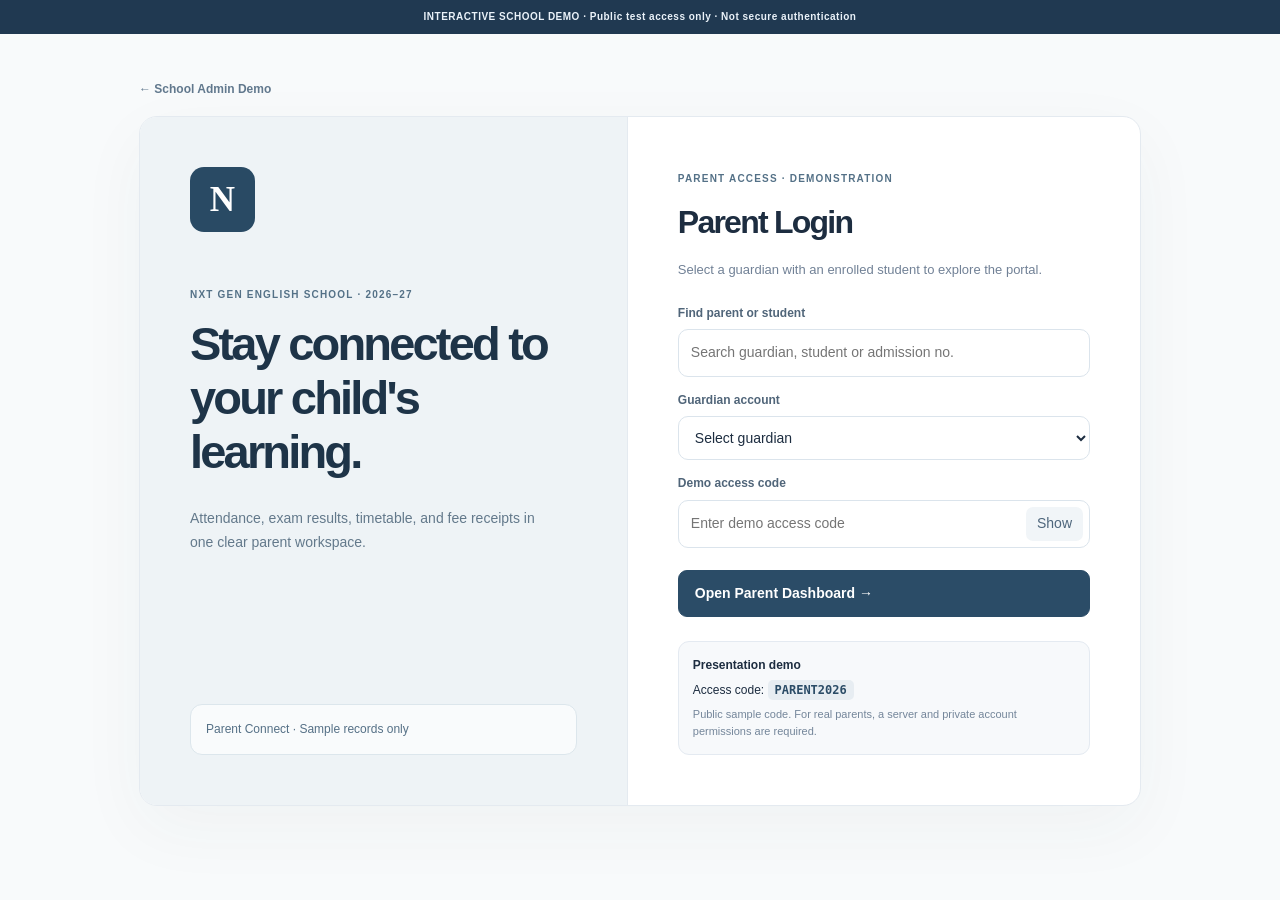
<file: parent.html>
<!doctype html>
<html lang="en">
<head>
<meta charset="utf-8"><meta name="viewport" content="width=device-width,initial-scale=1">
<meta name="theme-color" content="#f8fafc"><meta name="robots" content="noindex">
<meta name="description" content="NXT GEN English School parent portal, browser-only demo">
<title>Parent Portal | NXT GEN English School</title>
<link rel="stylesheet" href="parent.css?v=20261024-1">
<script src="parent.js?v=20261024-1" defer></script>
</head>
<body>
<div class="disclaimer">INTERACTIVE SCHOOL DEMO · Public test access only · Not secure authentication</div>
<section class="login-screen" id="loginScreen">
 <a class="return" href="./">← School Admin Demo</a>
 <div class="login-shell">
  <div class="intro"><div class="logo">N</div><span class="eyebrow">NXT GEN ENGLISH SCHOOL · 2026–27</span>
  <h1>Stay connected to your child's learning.</h1>
  <p>Attendance, exam results, timetable, and fee receipts in one clear parent workspace.</p>
  <div class="intro-note">Parent Connect · Sample records only</div></div>
  <div class="login-panel"><span class="eyebrow">PARENT ACCESS · DEMONSTRATION</span><h2>Parent Login</h2>
  <p>Select a guardian with an enrolled student to explore the portal.</p>
  <form id="loginForm">
   <label for="guardianSearch">Find parent or student</label><input id="guardianSearch" type="search" placeholder="Search guardian, student or admission no." autocomplete="off">
   <label for="guardianSelect">Guardian account</label><select id="guardianSelect" required></select>
   <label for="accessCode">Demo access code</label><div class="password"><input id="accessCode" type="password" required autocomplete="off" placeholder="Enter demo access code"><button type="button" id="toggleCode">Show</button></div>
   <p id="loginError" class="error" role="alert" hidden></p>
   <button class="primary wide" type="submit">Open Parent Dashboard →</button>
  </form>
  <div class="credential"><b>Presentation demo</b><span>Access code: <code>PARENT2026</code></span><small>Public sample code. For real parents, a server and private account permissions are required.</small></div>
  </div>
 </div>
</section>
<div id="app" class="app" hidden>
 <aside class="sidebar"><div class="brand"><div class="logo small-logo">N</div><div><b>NXT GEN</b><small>PARENT CONNECT</small></div></div>
  <div class="nav-label">MY WORKSPACE</div><nav class="nav">
  <button class="nav-item active" data-tab="overview">▦ <span>Overview</span></button>
  <button class="nav-item" data-tab="attendance">✓ <span>Attendance</span></button>
  <button class="nav-item" data-tab="marks">▤ <span>Results & Marks</span></button>
  <button class="nav-item" data-tab="timetable">◷ <span>Timetable</span></button>
  <button class="nav-item" data-tab="fees">₹ <span>Fee Receipts</span></button>
  <button class="nav-item" data-tab="certificates">★ <span>Certificates</span></button>
  </nav><div class="sidebar-bottom"><a href="./">↗ Admin Demo</a><button id="sideLogout" type="button">Log out</button></div>
 </aside>
 <div class="workspace"><header class="topbar"><div><small>PARENT PORTAL / <span id="breadcrumb">Overview</span></small><h1 id="heading">Overview</h1></div>
 <div class="actions"><div class="guardian-initials" id="guardianInitials">P</div><button class="text-button" id="topLogout">Log out</button></div></header>
 <div class="child-picker"><label for="childSelect">Viewing student</label><select id="childSelect"></select><span id="parentDisplay"></span></div>
 <main id="content" aria-live="polite"></main>
 <footer>DEMO ONLY · Information is stored on this device, not in a secure school database. No online payments are accepted.</footer>
 </div>
</div>
</body></html>
</file>
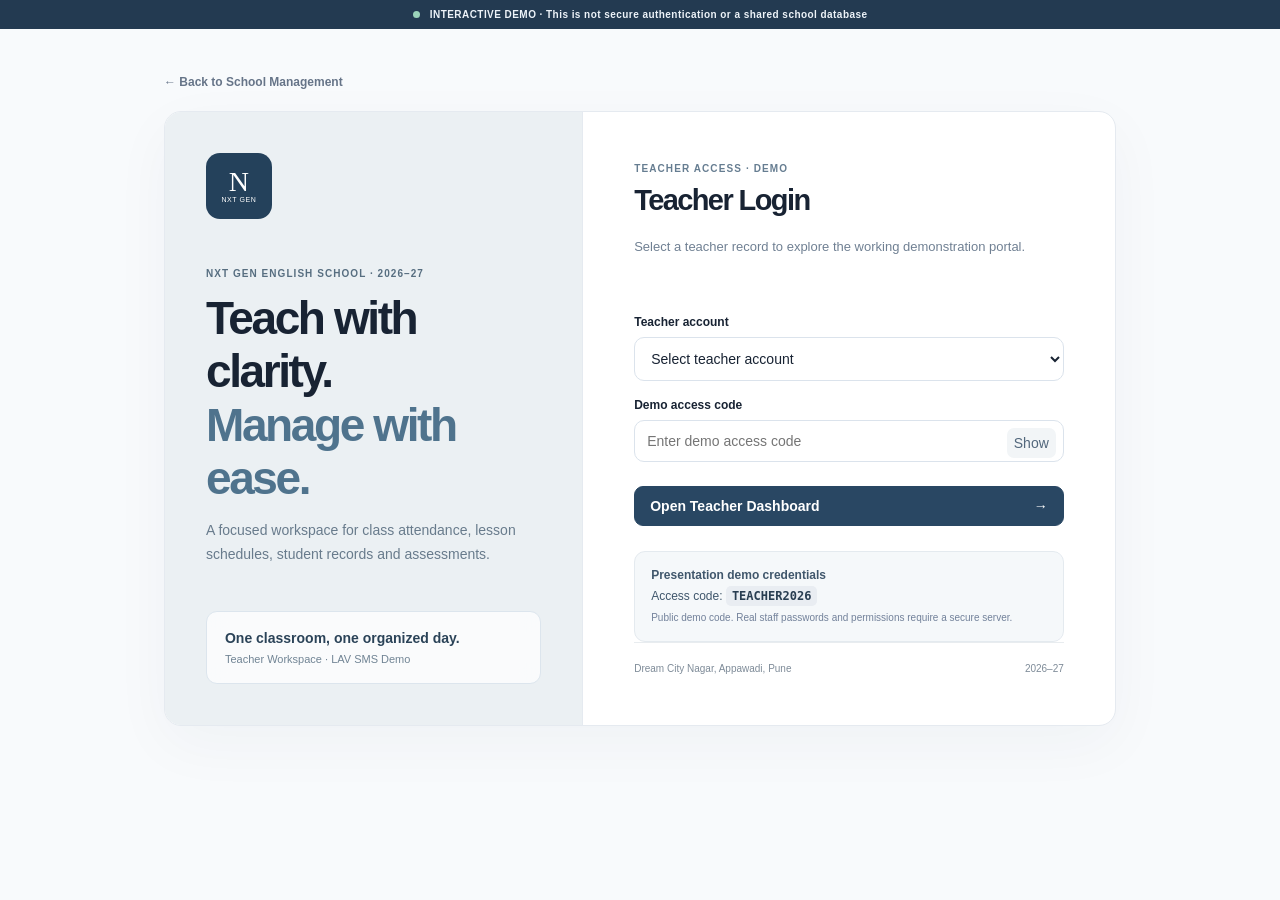
<file: teacher.html>
<!doctype html>
<html lang="en">
<head>
<meta charset="utf-8">
<meta name="viewport" content="width=device-width,initial-scale=1">
<meta name="theme-color" content="#f8fafc">
<meta name="robots" content="noindex">
<meta name="description" content="NXT GEN English School teacher dashboard — demonstration only">
<title>Teacher Portal | NXT GEN English School</title>
<link rel="stylesheet" href="teacher.css?v=20261024a">
<link rel="stylesheet" href="teacher-minimal.css?v=20261024-minimal-1">
<script src="teacher.js?v=20261024faculty" defer></script>
</head>
<body>
<div class="site-note"><span class="status-dot"></span> INTERACTIVE DEMO · This is not secure authentication or a shared school database</div>
<section class="login-wrap" id="loginScreen" aria-labelledby="loginHeading">
 <a href="./" class="back-link">← Back to School Management</a>
 <div class="login-card">
  <div class="login-art">
   <div class="crest"><span>N</span><small>NXT GEN</small></div>
   <span class="overline">NXT GEN ENGLISH SCHOOL · 2026–27</span>
   <h1>Teach with clarity.<br><em>Manage with ease.</em></h1>
   <p>A focused workspace for class attendance, lesson schedules, student records and assessments.</p>
   <div class="art-stat"><strong>One classroom, one organized day.</strong><span>Teacher Workspace · LAV SMS Demo</span></div>
   <div class="art-shape one"></div><div class="art-shape two"></div>
  </div>
  <div class="login-main">
   <div class="tag">TEACHER ACCESS · DEMO</div>
   <h2 id="loginHeading">Teacher Login</h2>
   <p class="muted">Select a teacher record to explore the working demonstration portal.</p>
   <form id="teacherLoginForm" novalidate>
    <label for="teacherSelect">Teacher account</label>
    <select id="teacherSelect" required></select>
    <label for="teacherCode">Demo access code</label>
    <div class="password-row"><input id="teacherCode" type="password" placeholder="Enter demo access code" autocomplete="off" required><button type="button" id="showCode" aria-label="Show or hide demo code">Show</button></div>
    <p class="form-error" id="loginError" role="alert" hidden></p>
    <button class="primary enter" type="submit">Open Teacher Dashboard <span>→</span></button>
   </form>
   <div class="login-hint"><b>Presentation demo credentials</b><span>Access code: <code>TEACHER2026</code></span><small>Public demo code. Real staff passwords and permissions require a secure server.</small></div>
   <div class="login-bottom"><span>Dream City Nagar, Appawadi, Pune</span><span>2026–27</span></div>
  </div>
 </div>
</section>
<div id="teacherApp" class="app" hidden>
 <aside class="app-nav" aria-label="Teacher portal navigation">
  <div class="app-brand"><div class="app-mark">N</div><div><b>NXT GEN</b><small>TEACHER WORKSPACE</small></div></div>
  <div class="nav-head">MY WORKSPACE</div>
  <div class="nav-items" id="teacherNav">
   <button type="button" class="tab active" data-tab="overview"><span>▦</span> Overview</button>
   <button type="button" class="tab" data-tab="attendance"><span>✓</span> Take Attendance</button>
   <button type="button" class="tab" data-tab="students"><span>♙</span> My Students</button>
   <button type="button" class="tab" data-tab="timetable"><span>◷</span> My Timetable</button>
   <button type="button" class="tab" data-tab="marks"><span>✎</span> Enter Marks</button>
   <button type="button" class="tab" data-tab="records"><span>▤</span> My Records</button>
  </div>
  <div class="nav-bottom"><a href="./">↗ School Admin Demo</a><button id="logoutSide" type="button">⇥ Log Out</button></div>
 </aside>
 <div class="app-main">
  <header class="app-top">
   <div><small>TEACHER PORTAL / <span id="breadcrumb">Overview</span></small><h1 id="pageTitle">Teacher Overview</h1></div>
   <div class="top-actions"><span class="mode-tag">DEMO MODE</span><div class="account-badge" id="teacherInitials">T</div><button class="logout-button" type="button" id="logoutTop" aria-label="Log out">Log out</button></div>
  </header>
  <main id="teacherContent" aria-live="polite"></main>
  <footer class="app-footer">NXT GEN ENGLISH SCHOOL · Teacher dashboard demonstration. Saved records are visible only in this browser, not across devices.</footer>
 </div>
</div>
<div class="toast" id="teacherToast" role="status" aria-live="polite" hidden></div>
</body>
</html>
</file>
<file: lav-enhancements.css>
/* LAV SMS expanded academic suite · modern responsive glass UI */
.lav-intro{display:flex;align-items:center;justify-content:space-between;gap:18px;padding:23px 25px;margin-bottom:16px;background:linear-gradient(115deg,#fffefa,#edf2ff);border:1px solid #fff}
.lav-eyebrow{font-size:10px;font-weight:850;letter-spacing:.17em;color:#6475ae}.lav-intro h2{font-size:clamp(21px,2.4vw,27px);margin:5px 0;letter-spacing:-.045em}.lav-intro p{font-size:12px;color:var(--muted);margin:0}
.lav-actions{display:flex;flex-wrap:wrap;gap:8px;align-items:center;justify-content:flex-end}.lav-actions .btn{white-space:nowrap}.lav-panel{margin-top:15px}.lav-table th{font-size:11px;letter-spacing:.04em;text-transform:uppercase}.lav-table td{vertical-align:middle}.lav-table td b{font-weight:780}
.lav-row-actions{display:flex;gap:6px}.lav-row-actions button{padding:7px 10px;border:1px solid #dbe3f5;background:#f1f4ff;color:#3a55aa;font-size:11px;font-weight:700;border-radius:9px}.lav-row-actions button:hover{background:#e3e9ff}.lav-row-actions .lav-danger{background:#fff2f2;color:#a83b40;border-color:#f4d5d6}
.lav-section{display:inline-flex;align-items:center;justify-content:center;background:#eaf0ff;color:#4259a3;border-radius:9px;font-size:11px;font-weight:850;min-width:28px;padding:5px}.lav-sub{display:block;color:var(--muted);font-size:10px;margin-top:3px}.lav-muted{color:var(--muted);font-size:12px}.lav-grade{padding:6px 10px;background:#e2f7ec;color:#176b4c;border-radius:9px;font-size:12px;font-weight:850}
.lav-hero{padding:31px 34px;background:linear-gradient(120deg,#fdfefe 0%,#e9eeff 48%,#f3eaff 100%);position:relative;overflow:hidden;margin-bottom:15px}.lav-hero:after{content:"✦";position:absolute;font-size:160px;color:#637be41b;right:40px;top:-45px;pointer-events:none}.lav-hero h2{font-size:clamp(25px,3.2vw,38px);margin:8px 0 4px;max-width:700px;letter-spacing:-.06em}.lav-hero p{margin:0 0 20px;color:#58637c;font-size:13px}.lav-hero-buttons{display:flex;flex-wrap:wrap;gap:9px;position:relative;z-index:1}.lav-kpis{display:grid;grid-template-columns:repeat(4,minmax(0,1fr));gap:12px;margin-bottom:15px}.lav-kpi{padding:18px;display:flex;flex-direction:column;gap:7px;min-width:0}.lav-kpi>span{font-size:19px;color:#5969d5}.lav-kpi>small{font-size:12px;color:var(--muted)}.lav-kpi>b{font-size:clamp(21px,2.6vw,28px);font-weight:850;letter-spacing:-.045em;word-break:break-word}.lav-kpi>em{font-size:10px;color:#73839c;font-style:normal}.lav-compact{grid-template-columns:repeat(3,minmax(0,1fr))}.lav-dual{display:grid;grid-template-columns:1.12fr .88fr;gap:15px}.lav-title-row{display:flex;align-items:baseline;justify-content:space-between;gap:10px;margin:20px 1px 11px}.lav-title-row:first-child{margin-top:0}.lav-title-row h3{font-size:16px;letter-spacing:-.02em;margin:0}.lav-title-row small{color:var(--muted);font-size:11px}.lav-shortcuts{display:grid;grid-template-columns:1fr 1fr;gap:9px}.lav-shortcut{display:flex;align-items:center;gap:10px;border:1px solid var(--line);background:#ffffff94;color:var(--ink);padding:12px;border-radius:13px;text-align:left;min-width:0}.lav-shortcut:hover{border-color:#abbafa;background:#fff}.lav-shortcut>span{font-size:18px;width:34px;height:34px;display:grid;place-items:center;border-radius:10px;background:#edf0ff;color:#5265ce}.lav-shortcut>div{flex:1;min-width:0}.lav-shortcut b{display:block;font-size:11px;white-space:nowrap;overflow:hidden;text-overflow:ellipsis}.lav-shortcut small{display:block;color:var(--muted);font-size:10px}.lav-shortcut>em{font-style:normal;color:#6c7ec5;font-size:16px}.lav-feed{display:flex;gap:10px;align-items:center;padding:12px 0;border-bottom:1px solid var(--line)}.lav-feed>span{background:#e9f4ed;color:#14714a;min-width:34px;height:34px;display:grid;place-items:center;border-radius:11px}.lav-feed>div{flex:1;min-width:0}.lav-feed b{font-size:12px;display:block}.lav-feed small{font-size:10px;display:block;color:var(--muted)}.lav-feed>strong{font-size:12px;white-space:nowrap}.lav-mini-kpis{display:flex;gap:12px;flex-wrap:wrap;margin:14px 0}.lav-mini-kpis>span{padding:9px;border:1px solid var(--line);border-radius:10px;color:var(--muted);font-size:11px}.lav-mini-kpis b{color:var(--ink)}.lav-disclaimer{font-size:11px;color:var(--muted);line-height:1.5;padding:12px;border:1px dashed #c9d5f4;border-radius:11px}
.lav-print-bar{display:flex;align-items:center;flex-wrap:wrap;gap:10px;margin-top:14px}.lav-print-bar>b{flex:1}.lav-print-bar select{min-width:170px;max-width:300px;flex:1;padding:10px;border:1px solid var(--line);border-radius:10px;background:white;color:#202c48}
.lav-export-grid{display:grid;grid-template-columns:repeat(3,minmax(0,1fr));gap:11px}.lav-export{display:flex;align-items:center;gap:10px;text-align:left;flex-wrap:wrap;padding:13px;border:1px solid var(--line);border-radius:13px;background:#ffffffa6;color:var(--ink)}.lav-export>span{font-size:21px;color:#6274cc}.lav-export>b{font-size:12px}.lav-export>small{font-size:10px;color:var(--muted);width:100%;padding-left:30px}.lav-import{margin-top:16px;display:flex;align-items:center;justify-content:space-between;flex-wrap:wrap;gap:12px}.lav-import h3{margin:0;font-size:15px}.lav-import p{font-size:11px;color:var(--muted);margin:6px 0 0}.lav-import label{cursor:pointer}
.lav-settings{max-width:900px}.lav-settings-note{margin-top:15px;padding:15px;border-radius:13px;background:#f0f3fb;color:#526178}.lav-settings-note b{font-size:13px}.lav-settings-note p{font-size:11px;margin:6px 0 0}
.lav-modal-shell{position:fixed;inset:0;background:#15213ca6;z-index:110;display:grid;place-items:center;padding:14px;overflow-y:auto;backdrop-filter:blur(7px)}.lav-modal{width:min(660px,100%);max-height:calc(100vh - 28px);overflow-y:auto;background:#fff;padding:24px 25px;border-radius:22px;box-shadow:0 24px 90px #14233a40}.lav-modal-head{display:flex;align-items:center;justify-content:space-between;gap:12px;margin-bottom:14px}.lav-modal-head h2{font-size:21px;letter-spacing:-.035em;margin:4px 0}.lav-x{border:0;background:#edf1fa;color:#4d5a78;padding:8px 10px;border-radius:10px}.lav-fields{display:grid;grid-template-columns:1fr 1fr;gap:14px}.lav-field{min-width:0;display:flex;flex-direction:column;gap:6px}.lav-field>span{font-size:12px;font-weight:650;color:var(--muted)}.lav-field input,.lav-field select{height:43px;width:100%;border:1px solid #dfe5ef;border-radius:11px;padding:10px 12px;outline:none;background:#fff;color:#1b2b49}.lav-field input:focus,.lav-field select:focus{border-color:#8091f2;box-shadow:0 0 0 3px #8091f21d}.lav-modal-foot{display:flex;justify-content:flex-end;gap:9px;margin-top:20px;padding-top:16px;border-top:1px solid var(--line)}
body.dark .lav-intro,body.dark .lav-hero{background:linear-gradient(130deg,#222b48,#282342)}body.dark .lav-hero p{color:#a7b2ca}body.dark .lav-modal{background:#182239;color:#eef1ff}body.dark .lav-shortcut,body.dark .lav-export{background:#212c45}body.dark .lav-field input,body.dark .lav-field select,body.dark .lav-print-bar select{background:#202941;color:var(--ink);border-color:var(--line)}body.dark .lav-settings-note{background:#212c45;color:#aeb9d2}body.dark .lav-row-actions button{background:#2b3654;color:#b5c6fb;border-color:#3f4a6b}
@media(max-width:1100px){.lav-dual{grid-template-columns:1fr}.lav-kpis{grid-template-columns:repeat(2,minmax(0,1fr))}}@media(max-width:700px){.lav-intro{flex-direction:column;align-items:flex-start;padding:19px}.lav-actions{justify-content:flex-start}.lav-hero{padding:23px 20px}.lav-shortcuts{grid-template-columns:1fr 1fr}.lav-export-grid{grid-template-columns:repeat(2,minmax(0,1fr))}.lav-fields{grid-template-columns:1fr}.lav-modal{padding:19px}.lav-print-bar{align-items:stretch}.lav-print-bar b,.lav-print-bar select,.lav-print-bar button{width:100%;max-width:none}.lav-kpi{padding:14px}}@media(max-width:400px){.lav-shortcuts{grid-template-columns:1fr}.lav-export-grid{grid-template-columns:1fr}.lav-hero-buttons button{flex:1}}
</file>
<file: lav-search.css>
/* LAV SMS search system: module-wide and student/marksheet/certificate finders */
.lav-search-toolbar{display:flex;align-items:center;gap:12px;padding:12px 16px;margin-bottom:16px;border:1px solid #e1e7f7;background:linear-gradient(115deg,#fffefce8,#f7faffeb);box-shadow:0 6px 18px #23396309;min-width:0}
.lav-search-icon{display:grid;place-items:center;width:40px;height:40px;flex-shrink:0;background:#e9eeff;border-radius:13px;color:#5063ce;font-size:27px;line-height:1}
.lav-search-field{flex:1;min-width:0;display:flex;flex-direction:column;gap:2px}
.lav-search-field span{font-size:9px;letter-spacing:.15em;font-weight:850;color:#7c8aa5}
.lav-search-field input{padding:4px 0;border:0;background:transparent;color:var(--ink);font-size:14px;width:100%;outline:none;min-width:0;appearance:none}
.lav-search-field input::placeholder{color:#8996b2}
.lav-search-clear{border:1px solid #dce3f3;padding:9px 13px;border-radius:11px;background:#f2f5fd;color:#556582;font-size:12px;font-weight:750}
.lav-search-clear:hover{background:#e4eaff}
.lav-student-finder{position:relative;margin:6px 0 10px;z-index:4}
.lav-student-finder-input{display:block!important;box-sizing:border-box;width:100%;min-height:42px;padding:10px 12px!important;border:1px solid #bdc9e4!important;border-radius:11px!important;background:#f5f8ff!important;color:#193152!important;font:inherit!important;outline:none}
.lav-student-finder-input:focus{border-color:#5b73e6!important;box-shadow:0 0 0 3px #768be823}
.lav-student-finder-results{position:absolute;top:calc(100% + 4px);left:0;right:0;z-index:30;max-height:255px;overflow:auto;background:#fff;color:#1a2a48;box-shadow:0 20px 48px #1525472d;border:1px solid #d9e1f5;border-radius:13px;padding:5px}
.lav-student-finder-results[hidden],.lav-quick-results[hidden],[data-cert-history][hidden],.lav-field[hidden],.lav-table tr[hidden]{display:none!important}
.lav-finder-count{padding:8px 11px;color:#76849c;font-size:10px;font-weight:750;letter-spacing:.05em}
.lav-student-finder-results button{display:flex;flex-direction:column;gap:4px;width:100%;border:0;border-radius:8px;text-align:left;padding:10px 12px;background:#fff;color:#1f3252}
.lav-student-finder-results button:hover,.lav-student-finder-results button:focus{background:#eef2ff}
.lav-student-finder-results button b{font-size:12px}
.lav-student-finder-results button small{font-size:10px;color:#7385a1}
.lav-finder-empty{font-size:12px;padding:12px;color:#64748b}
.lav-quick-results{padding:14px 16px;margin:-5px 0 16px}
.lav-quick-head{display:flex;justify-content:space-between;gap:10px;padding:2px 0 10px}.lav-quick-head b{font-size:12px}.lav-quick-head small{font-size:11px;color:var(--muted)}
.lav-quick-results button{display:flex;align-items:center;justify-content:space-between;gap:12px;padding:10px 12px;width:100%;background:transparent;color:var(--ink);border:0;border-top:1px solid var(--line);text-align:left}
.lav-quick-results button:hover{background:#edf2ff}.lav-quick-results b{font-size:12px}.lav-quick-results small{color:var(--muted);font-size:11px}
.lav-quick-results p{font-size:12px;color:var(--muted)}
body.dark .lav-search-toolbar{background:#222d45;border-color:#36415b}
body.dark .lav-student-finder-input{background:#202941!important;color:#eef1ff!important;border-color:#3d4b6b!important}
body.dark .lav-student-finder-results{background:#1d2741;color:#eef1ff;border-color:#3b4963}
body.dark .lav-student-finder-results button{background:#1d2741;color:#eef1ff}
body.dark .lav-student-finder-results button:hover{background:#303b5b}
body.dark .lav-search-clear{background:#344260;color:#e3eafe;border-color:#3d4965}
@media(max-width:600px){.lav-search-toolbar{gap:9px;padding:10px 12px}.lav-search-icon{height:35px;width:35px;font-size:23px}.lav-search-field span{font-size:8px}.lav-search-field input{font-size:12px}.lav-search-clear{font-size:11px;padding:7px 9px}.lav-student-finder-results{max-height:250px}}
</file>
<file: lav-student-services.css>
/* Admissions dossier UI — demo */
.lav-pr-overlay{position:fixed;inset:0;background:#1725429c;backdrop-filter:blur(8px);z-index:125;display:flex;align-items:center;justify-content:center;padding:16px}
.lav-pr-panel{width:min(940px,100%);max-height:calc(100vh - 32px);overflow:auto;background:#fff;border-radius:22px;box-shadow:0 24px 80px #14294c48}
.lav-pr-head{position:sticky;top:0;z-index:2;background:#f7f9ff;display:flex;align-items:center;justify-content:space-between;padding:13px 21px;border-bottom:1px solid #dce4f2;gap:12px}
.lav-pr-head b{font-size:11px;letter-spacing:.12em;color:#62759d}
.lav-pr-head button{border:0;border-radius:9px;background:#e7ebf5;color:#415271;padding:9px 12px;font-weight:750}
.lav-pr-body{padding:20px 24px 26px}
.lav-pr-hero{display:flex;align-items:center;gap:16px;background:linear-gradient(110deg,#edf3ff,#f7efff);padding:22px;border-radius:17px}
.lav-pr-circle{width:65px;height:65px;border-radius:20px;display:grid;place-items:center;background:#4f66c6;color:white;font-size:24px;font-weight:850;flex-shrink:0}
.lav-pr-hero h2{font-size:25px;margin:3px 0;letter-spacing:-.04em}
.lav-pr-hero p{margin:0;color:#60708d}
.lav-pr-hero small{font-size:10px;color:#5064a7;font-weight:800;letter-spacing:.1em}
.lav-pr-actions{display:flex;flex-wrap:wrap;gap:8px;margin:17px 0}
.lav-pr-kpis{display:grid;grid-template-columns:repeat(3,minmax(0,1fr));gap:10px}
.lav-pr-kpis>div{border:1px solid #e3e9f4;border-radius:14px;padding:15px;min-width:0}
.lav-pr-kpis small,.lav-pr-kpis span{display:block;color:#7b879b;font-size:11px}
.lav-pr-kpis b{display:block;font-size:20px;letter-spacing:-.03em;margin:4px 0;word-break:break-word}
.lav-pr-body h3{font-size:16px;margin:25px 0 11px;letter-spacing:-.03em}
.lav-pr-grid{display:grid;grid-template-columns:repeat(4,minmax(0,1fr));gap:10px}
.lav-pr-info{border:1px solid #e3e9f4;background:#f9faff;border-radius:12px;padding:13px;min-width:0}
.lav-pr-info small{color:#7887a0;display:block;font-size:10px;margin-bottom:4px}
.lav-pr-info b{font-size:12px;word-wrap:break-word}
.lav-pr-history{border:1px solid #e3e9f4;border-radius:12px;padding:9px 14px}
.lav-pr-history p{font-size:12px;margin:0;padding:9px 0;border-bottom:1px solid #e3e9f4}
.lav-pr-history p:last-child{border:0}
.lav-pr-history small{color:#8994ab;margin-left:8px}
.lav-pr-note{display:block;color:#7b859c;font-size:11px;padding:12px 2px;line-height:1.55}
.lav-pr-move{background:white;width:min(490px,100%);max-height:calc(100vh - 35px);overflow:auto;border-radius:22px;padding:25px}
.lav-pr-move h2{margin:0 0 12px}
.lav-pr-move p{color:#6c7790}
.lav-pr-move label{display:flex;flex-direction:column;gap:6px;color:#526381;font-size:12px;margin:12px 0}
.lav-pr-move select{width:100%;height:45px;border:1px solid #dce3ef;border-radius:11px;background:white;color:#1b2d4d;padding:10px}
.lav-pr-move>div{display:flex;justify-content:flex-end;flex-wrap:wrap;gap:8px;margin-top:16px}
body.dark .lav-pr-panel,body.dark .lav-pr-move{background:#19233a;color:#ecf0ff}
body.dark .lav-pr-head{background:#222d45;border-color:#3e4b6c}
body.dark .lav-pr-hero{background:linear-gradient(110deg,#28385b,#382948)}
body.dark .lav-pr-hero p{color:#b7c2dd}
body.dark .lav-pr-info,body.dark .lav-pr-kpis>div{background:#202c45;border-color:#3d4965}
body.dark .lav-pr-history{border-color:#3d4965}
body.dark .lav-pr-move select{background:#22304b;border-color:#44516d;color:#ecf0ff}
@media(max-width:680px){.lav-pr-body{padding:15px}.lav-pr-hero{padding:15px}.lav-pr-grid{grid-template-columns:repeat(2,minmax(0,1fr))}.lav-pr-kpis{grid-template-columns:1fr}.lav-pr-panel{max-height:calc(100vh - 16px)}.lav-pr-overlay{padding:8px}.lav-pr-hero h2{font-size:19px}}
</file>
<file: lav-data-quality.css>
/* Browser-demo school record accuracy audit */
.lav-quality-panel{margin-top:17px}
.lav-quality-head{display:flex;align-items:center;justify-content:space-between;gap:15px}
.lav-quality-head h3{font-size:18px;letter-spacing:-.03em;margin:4px 0}
.lav-quality-head p{margin:4px 0 0;font-size:12px;color:var(--muted);max-width:690px}
.lav-quality-summary{display:grid;grid-template-columns:repeat(3,minmax(0,1fr));gap:11px;margin:18px 0}
.lav-quality-summary>div{border:1px solid var(--line);border-radius:13px;padding:13px 15px;background:#f9faff}
.lav-quality-summary small{display:block;color:var(--muted);font-size:11px}
.lav-quality-summary strong{display:block;color:var(--ink);font-size:25px;margin-top:4px}
.lav-quality-issues{max-height:360px;overflow:auto}
.lav-quality-item{border-top:1px solid var(--line);display:flex;align-items:flex-start;gap:12px;padding:11px 0}
.lav-quality-item>span{display:inline-block;padding:4px 8px;border-radius:50px;font-size:10px;font-weight:800;white-space:nowrap}
.lav-quality-item .error{background:#ffe7e7;color:#af3939}
.lav-quality-item .warning{background:#fff0d6;color:#8e660e}
.lav-quality-item b{font-size:12px}
.lav-quality-item p{font-size:12px;color:var(--muted);margin:3px 0 0;overflow-wrap:anywhere}
.lav-quality-ok{font-size:13px;padding:18px;color:#15754e;background:#e9f9ef;border-radius:11px}
.lav-quality-foot{font-size:11px;color:var(--muted);border-top:1px solid var(--line);padding-top:12px;margin:14px 0 0}
body.dark .lav-quality-summary>div{background:#202941}
body.dark .lav-quality-ok{background:#1b3b36;color:#9ce6bc}
@media(max-width:550px){.lav-quality-head{align-items:flex-start;flex-direction:column}.lav-quality-summary{gap:7px}.lav-quality-summary>div{padding:10px}.lav-quality-summary strong{font-size:20px}}
</file>
<file: lav-faculty-assignments.css>
.fac-counters{display:grid;grid-template-columns:repeat(3,minmax(0,1fr));gap:12px;margin-bottom:14px}.fac-counter{padding:17px}.fac-counter small{display:block;color:var(--muted);font-size:11px}.fac-counter b{display:block;font-size:24px;margin-top:6px}.fac-head{display:flex;justify-content:space-between;align-items:center;gap:12px;margin-bottom:15px}.fac-head h3{font-size:16px;margin:0 0 4px}.fac-head small{font-size:11px;color:var(--muted)}.fac-small{display:block;color:var(--muted);font-size:11px;margin-top:3px}.fac-tags{display:flex;flex-wrap:wrap;gap:5px}.fac-chip{border:1px solid #dbe5f5;background:#eef4ff;color:#405f86;font-size:10px;font-weight:750;border-radius:7px;padding:5px 7px;white-space:nowrap}.fac-subtle{font-size:11px;color:var(--muted)}.fac-actions{display:flex;align-items:center;gap:6px;flex-wrap:wrap}.fac-actions button{white-space:nowrap;font-size:11px;padding:7px 9px;border-radius:8px;cursor:pointer}.fac-actions .fac-open{background:#2f5879;color:#fff;border:1px solid #2f5879;font-weight:750}.fac-outline{border:1px solid #d8e3ec;background:#f6f9fc;color:#47647d;font-weight:750}.fac-danger{border:1px solid #f1d9dc;background:#fff5f5;color:#a23b46;font-weight:750}.fac-hint{font-size:12px;line-height:1.6;color:var(--muted);margin:12px 0 0}.fac-overlay{position:fixed;inset:0;z-index:200;display:grid;place-items:center;background:#102137a8;backdrop-filter:blur(5px);padding:14px;overflow:auto}.fac-modal{background:white;color:#1e3047;border:1px solid #e0e8f0;border-radius:17px;box-shadow:0 25px 85px #152b4940;padding:24px;width:min(760px,100%);max-height:calc(100vh - 28px);overflow-y:auto}.fac-modal h2{font-size:23px;letter-spacing:-.04em;margin:5px 0}.fac-close{border:0;background:#edf1f5;color:#465e75;border-radius:8px;padding:8px 11px;font-size:13px}.fac-fields{display:grid;grid-template-columns:repeat(2,minmax(0,1fr));gap:13px;margin-top:19px}.fac-fields label{min-width:0;display:flex;flex-direction:column;gap:6px;color:#607489;font-size:12px;font-weight:700}.fac-fields select,.fac-fields input{width:100%;padding:11px;border:1px solid #dbe5ec;border-radius:9px;background:white;color:#26384e;outline:none}.fac-fields select:focus,.fac-fields input:focus{border-color:#648ba9;box-shadow:0 0 0 3px #4a80ac20}.fac-choice-head{display:flex;align-items:center;justify-content:space-between;gap:10px;padding:16px 0 10px}.fac-choice-head b{font-size:13px}.fac-choice-head span{font-size:11px;color:#677d90}.fac-choices{border:1px solid #dfe7ed;padding:8px;border-radius:12px;max-height:280px;overflow:auto;display:grid;grid-template-columns:repeat(2,minmax(0,1fr));gap:7px}.fac-choice{display:flex;gap:10px;align-items:center;border:1px solid #e9edf1;padding:10px;border-radius:9px;cursor:pointer}.fac-choice:hover{background:#f6f9fc}.fac-choice[hidden]{display:none!important}.fac-choice input{accent-color:#365f82;width:16px;height:16px;flex-shrink:0}.fac-choice span{display:flex;flex-direction:column;gap:3px;min-width:0}.fac-choice b{font-size:12px}.fac-choice small{color:#8492a1;font-size:10px}.fac-foot{display:flex;justify-content:flex-end;gap:10px;border-top:1px solid #e5ebf1;padding-top:15px;margin-top:18px}.fac-error{border:1px solid #f1c9c9;background:#fff3f3;border-radius:9px;padding:10px;color:#a33844;font-size:12px}.fac-error[hidden]{display:none!important}body.dark .fac-modal{background:#1a243b;color:#ecf1ff}body.dark .fac-fields select,body.dark .fac-fields input{background:#222d46;color:#fff;border-color:#3e4a5e}body.dark .fac-choice{border-color:#3b4863}body.dark .fac-chip{background:#253c54;color:#cfe3ff}@media(max-width:740px){.fac-counters{grid-template-columns:repeat(2,minmax(0,1fr))}.fac-fields,.fac-choices{grid-template-columns:1fr}.fac-modal{padding:17px}.fac-head{align-items:flex-start;flex-direction:column}.fac-actions .fac-open{width:100%}}
</file>
<file: parent.css>
:root{--bg:#f8fafb;--surface:#fff;--border:#e4eaf0;--ink:#1d2d40;--muted:#718196;--accent:#315b78}*{box-sizing:border-box}body{margin:0;font:14px/1.55 Inter,-apple-system,BlinkMacSystemFont,"Segoe UI",sans-serif;color:var(--ink);background:var(--bg)}button,input,select{font:inherit}button{cursor:pointer}[hidden]{display:none!important}button:focus-visible,input:focus-visible,select:focus-visible,a:focus-visible{outline:3px solid #a2c3e0;outline-offset:2px}.disclaimer{background:#203951;text-align:center;padding:9px 12px;color:#eaf2f9;font-size:10px;letter-spacing:.05em;font-weight:700}.return{display:inline-block;margin:0 0 18px;color:#61788d;text-decoration:none;font-weight:700;font-size:12px}.login-screen{max-width:1090px;margin:0 auto;padding:clamp(18px,5vw,44px)}.login-shell{display:grid;grid-template-columns:1fr 1.05fr;background:white;border:1px solid var(--border);border-radius:18px;overflow:hidden;box-shadow:0 22px 70px #243a4a0b;min-height:570px}.intro{display:flex;flex-direction:column;align-items:flex-start;background:#eef3f6;border-right:1px solid var(--border);padding:clamp(27px,4vw,50px)}.logo{width:65px;height:65px;background:#294a64;color:#fff;display:grid;place-items:center;border-radius:14px;font:700 35px Georgia,serif}.eyebrow{letter-spacing:.12em;text-transform:uppercase;color:#547187;font-size:10px;font-weight:850;margin-top:55px}.intro h1{font-size:clamp(32px,3.8vw,47px);letter-spacing:-.06em;line-height:1.15;margin:14px 0;color:#1e3448}.intro p{max-width:370px;color:#63798b;line-height:1.7}.intro-note{margin-top:auto;width:100%;padding:15px;border:1px solid #dce6ec;border-radius:12px;background:#ffffffaa;font-size:12px;color:#557086}.login-panel{padding:clamp(27px,4vw,50px)}.login-panel .eyebrow{margin:0}.login-panel h2{font-size:32px;letter-spacing:-.055em;margin:9px 0 5px}.login-panel>p{font-size:13px;color:var(--muted)}.login-panel form{margin:23px 0}.login-panel label{display:block;font-size:12px;color:#506579;font-weight:760;margin:14px 0 7px}.login-panel select,.login-panel input,.child-picker select{width:100%;padding:12px;border:1px solid #dbe4ec;background:white;color:var(--ink);border-radius:10px;outline:none}.password{display:flex;position:relative}.password input{padding-right:65px}.password button{position:absolute;right:7px;top:7px;border:0;background:#f1f5f8;color:#4e667c;border-radius:7px;padding:6px 11px}.primary{background:#2b4c67;color:white;padding:12px 16px;border:1px solid #2b4c67;border-radius:9px;font-weight:750}.primary:hover{background:#3b6282}.wide{width:100%;margin-top:22px;text-align:left;display:flex;justify-content:space-between}.error{background:#fff0f0;color:#b03c45;border-radius:9px;border:1px solid #f6dddd;padding:10px;font-size:12px}.credential{display:grid;gap:6px;margin-top:24px;padding:14px;border-radius:11px;border:1px solid #e4eaf1;background:#f7f9fb;font-size:12px}.credential code{background:#e7edf2;border-radius:5px;padding:3px 7px;font-weight:850;color:#2b4c67}.credential small{font-size:11px;color:#74869a}.app{display:grid;grid-template-columns:245px minmax(0,1fr);min-height:calc(100vh - 32px)}.sidebar{position:sticky;top:0;height:100vh;background:white;border-right:1px solid var(--border);padding:23px 14px;display:flex;flex-direction:column;gap:15px}.brand{display:flex;gap:10px;align-items:center;padding:6px 8px 21px}.small-logo{width:42px;height:42px;font-size:24px;border-radius:10px}.brand b{font-size:14px;letter-spacing:.02em;display:block}.brand small{display:block;font-size:9px;font-weight:750;letter-spacing:.15em;color:#8b9caa}.nav-label{font-weight:800;color:#9caab6;font-size:10px;letter-spacing:.13em;padding-left:10px}.nav{display:grid;gap:4px}.nav-item{border:0;background:transparent;padding:13px;color:#637689;text-align:left;border-radius:9px;display:flex;align-items:center;gap:13px;font-weight:690}.nav-item.active,.nav-item:hover{background:#eef3f7;color:#2d526d}.nav-item.active{box-shadow:inset 3px 0 #315b78}.nav-item span{font-size:13px}.sidebar-bottom{margin-top:auto;display:grid;gap:7px}.sidebar-bottom a,.sidebar-bottom button,.text-button{background:#fff;border:1px solid var(--border);padding:10px;border-radius:9px;text-decoration:none;text-align:left;color:#4c6479;font-weight:700}.workspace{min-width:0;padding:25px clamp(14px,3.5vw,43px)}.topbar{display:flex;justify-content:space-between;align-items:center;gap:12px;border-bottom:1px solid var(--border);margin-bottom:18px;padding-bottom:17px}.topbar small{font-size:10px;color:#8594a4;letter-spacing:.08em;font-weight:750}.topbar h1{font-size:clamp(24px,3vw,34px);margin:4px 0;letter-spacing:-.05em}.actions{display:flex;align-items:center;gap:10px}.guardian-initials{background:#e7eef4;color:#375a77;width:37px;height:37px;display:grid;place-items:center;border-radius:10px;font-weight:850}.child-picker{background:#fff;border:1px solid var(--border);border-radius:12px;display:flex;gap:14px;align-items:center;flex-wrap:wrap;padding:14px 17px;margin-bottom:17px}.child-picker label{font-size:12px;font-weight:780;color:#576d80}.child-picker select{width:auto;min-width:220px;flex:1;max-width:480px;padding:9px 12px}.child-picker>span{font-size:11px;color:#7a8b9d}.card{background:white;border:1px solid var(--border);border-radius:13px;padding:20px;margin-bottom:14px}.hero{padding:23px 26px;background:#fff}.hero .eyebrow{margin:0}.hero h2{font-size:27px;margin:7px 0 4px;letter-spacing:-.05em}.hero p,.desc{color:#748599;margin:5px 0;line-height:1.6;font-size:12px}.kpis{display:grid;grid-template-columns:repeat(4,minmax(0,1fr));gap:12px;margin-bottom:15px}.kpi{background:white;border:1px solid var(--border);border-radius:12px;padding:18px;min-width:0}.kpi small{display:block;color:#718399;font-size:11px}.kpi strong{font-size:clamp(19px,2.2vw,27px);display:block;margin:7px 0;overflow-wrap:anywhere}.kpi span{font-size:10px;color:#93a1af}.grid-two{display:grid;grid-template-columns:1fr 1fr;gap:14px}.card h3{font-size:17px;letter-spacing:-.02em;margin:0 0 10px}.card-head{display:flex;align-items:center;justify-content:space-between;flex-wrap:wrap;gap:9px;margin-bottom:12px}.card-head h3{margin:0}.card-head select,.card-head input{padding:9px 12px;border:1px solid #dbe4ed;border-radius:9px;background:white;color:var(--ink)}.table-wrap{overflow:auto}.data{width:100%;border-collapse:collapse;font-size:12px}.data th,.data td{text-align:left;padding:12px 10px;border-bottom:1px solid #edf0f4;white-space:nowrap}.data th{font-size:11px;color:#75889a;background:#f8fafb}.data tbody tr:hover{background:#f9fbfd}.empty{color:#8c9aaa;text-align:center;padding:22px!important}.badge{display:inline-block;border-radius:8px;padding:5px 9px;background:#eaf6ee;color:#2d774b;font-size:10px;font-weight:750}.badge.absent{background:#fff0f0;color:#b4474e}.timetable-grid{display:grid;grid-template-columns:repeat(3,minmax(0,1fr));gap:10px}.day{background:#f8fafb;border:1px solid var(--border);border-radius:10px;padding:12px}.day h4{font-size:11px;text-transform:uppercase;color:#637c8e;letter-spacing:.07em;margin:0 0 10px}.lesson{padding:10px;background:#fff;border:1px solid #e5ecf2;border-radius:9px;margin-bottom:7px}.lesson b{display:block;font-size:12px}.lesson small{display:block;color:#8597a5;font-size:10px;margin-top:3px}.notice{padding:13px;background:#f4f7fa;border:1px solid var(--border);border-radius:9px;font-size:11px;line-height:1.6;color:#5d7287;margin-top:15px}.receipt{display:flex;align-items:center;justify-content:space-between;gap:14px;border-bottom:1px solid var(--border);padding:13px 0}.receipt:first-child{padding-top:0}.receipt b{display:block;font-size:13px}.receipt small{color:#8393a2;font-size:11px}.receipt strong{font-size:13px}.mini-actions{display:flex;gap:8px;margin-top:10px}.mini-actions button{padding:8px 12px;border:1px solid var(--border);border-radius:8px;background:#f3f7fa;color:#446278;font-weight:750;font-size:11px}.mini-actions button:hover{background:#e6eef3}footer{color:#8493a3;font-size:11px;padding:17px 0;margin:23px 0 0;border-top:1px solid var(--border)}@media(max-width:1100px){.kpis{grid-template-columns:repeat(2,1fr)}.timetable-grid{grid-template-columns:repeat(2,minmax(0,1fr))}}@media(max-width:760px){.login-screen{padding:14px}.login-shell{grid-template-columns:1fr;min-height:auto}.intro{padding:22px;border-right:0;border-bottom:1px solid var(--border)}.eyebrow{margin-top:19px}.intro h1{font-size:29px}.intro-note{margin-top:15px}.login-panel{padding:25px}.app{display:block}.sidebar{height:auto;position:sticky;z-index:5;top:0;padding:9px;border-bottom:1px solid var(--border)}.brand,.nav-label,.sidebar-bottom{display:none}.nav{display:flex;overflow-x:auto;gap:5px}.nav-item{white-space:nowrap;min-width:max-content;padding:10px 12px}.workspace{padding:16px 12px}.topbar{margin-bottom:13px}.child-picker{align-items:stretch;flex-direction:column;gap:5px}.child-picker select{width:100%;max-width:none}.kpis{gap:8px}.kpi{padding:13px}.grid-two{grid-template-columns:1fr}.card{padding:15px}.hero h2{font-size:24px}.timetable-grid{grid-template-columns:1fr}.text-button{padding:8px}}
</file>
<file: teacher.css>
*{box-sizing:border-box}html{font-family:Inter,-apple-system,BlinkMacSystemFont,"Segoe UI",sans-serif}body{margin:0;background:#f5f7fc;color:#192b4c;font-size:14px}button,input,select{font:inherit}button{cursor:pointer}button:disabled{opacity:.5;cursor:not-allowed}[hidden]{display:none!important}.site-note{text-align:center;padding:9px 12px;background:#132a4e;color:#e8edfc;font-size:10px;letter-spacing:.06em;font-weight:700}.status-dot{display:inline-block;width:7px;height:7px;background:#caa669;border-radius:50%;margin-right:7px}.login-wrap{padding:30px 24px;max-width:1120px;margin:auto}.back-link{display:inline-block;color:#64708a;text-decoration:none;margin-bottom:22px;font-size:12px;font-weight:700}.login-card{background:#fff;border:1px solid #ecf0f8;border-radius:26px;display:grid;grid-template-columns:1fr 1fr;overflow:hidden;min-height:580px;box-shadow:0 25px 85px #15294514}.login-art{background:linear-gradient(152deg,#102444,#284e86);color:#fff;padding:42px;position:relative;overflow:hidden;display:flex;flex-direction:column;align-items:flex-start}.crest{width:74px;height:78px;border:2px solid #c5a66b;display:grid;place-items:center;border-radius:19px;color:#dfc189;line-height:1;z-index:1}.crest span{font-family:Georgia,serif;font-size:37px}.crest small{font-size:8px;letter-spacing:.1em}.overline{font-size:10px;letter-spacing:.13em;font-weight:750;color:#c8dcf4;margin-top:44px;z-index:1}.login-art h1{font-size:clamp(33px,3.7vw,48px);line-height:1.12;letter-spacing:-.055em;margin:13px 0 14px;z-index:1}.login-art em{color:#e2c186;font-style:normal}.login-art p{color:#d1dded;line-height:1.7;max-width:350px;margin:0;z-index:1}.art-stat{margin-top:auto;z-index:1;border:1px solid #ffffff35;padding:18px;background:#ffffff15;border-radius:16px;backdrop-filter:blur(9px);width:100%}.art-stat strong,.art-stat span{display:block}.art-stat span{font-size:11px;color:#d1ddec;margin-top:7px}.art-shape{position:absolute;border-radius:50%;border:1px solid #ffffff24}.art-shape.one{width:410px;height:410px;right:-200px;top:65px}.art-shape.two{width:310px;height:310px;right:-156px;top:130px;background:#95aaf112}.login-main{padding:56px 48px;display:flex;flex-direction:column}.tag,.eyebrow{font-size:10px;letter-spacing:.14em;color:#506eb0;font-weight:850}.login-main h2{font-size:33px;letter-spacing:-.055em;margin:10px 0 7px}.muted{color:#79869b;font-size:13px;line-height:1.6}.login-main form{margin-top:27px}.login-main label{display:block;margin:17px 0 8px;font-size:12px;font-weight:750}.login-main select,.login-main input,.panel input,.panel select,.panel textarea{border:1px solid #dce4f1;background:#fff;color:#233354;padding:12px;border-radius:11px;width:100%;outline:none;min-width:0}.login-main select:focus,.login-main input:focus,.panel input:focus,.panel select:focus{border-color:#5476d4;box-shadow:0 0 0 3px #5476d41b}.password-row{display:flex;position:relative}.password-row input{padding-right:65px}.password-row button{position:absolute;right:8px;top:8px;border:0;border-radius:7px;background:#eff3fa;color:#506080;padding:7px}.primary,.btn{border:0;background:linear-gradient(115deg,#214777,#5474c2);border-radius:11px;color:#fff;padding:12px 16px;font-weight:750}.enter{width:100%;display:flex;justify-content:space-between;margin-top:24px}.login-hint{background:#f5f8ff;border:1px solid #e5ecfb;border-radius:13px;padding:16px;display:grid;gap:7px;margin-top:25px;font-size:12px}.login-hint code{font-weight:850;background:#e6ecfc;padding:3px 6px;border-radius:5px}.login-hint small{color:#72819a;line-height:1.5}.login-bottom{display:flex;justify-content:space-between;gap:10px;border-top:1px solid #e7ecf5;margin-top:auto;padding-top:20px;color:#8995a6;font-size:10px}.form-error{color:#ab3838;background:#fff0f0;border-radius:9px;padding:10px}.app{display:grid;grid-template-columns:240px minmax(0,1fr);min-height:calc(100vh - 32px)}.app-nav{position:sticky;top:0;height:100vh;background:#fff;border-right:1px solid #e9eef8;padding:26px 15px;display:flex;flex-direction:column;gap:15px}.app-brand{display:flex;align-items:center;gap:10px;padding:5px 9px 22px}.app-mark{display:grid;place-items:center;width:42px;height:42px;border-radius:13px;background:linear-gradient(135deg,#163867,#6b8bd5);color:#fff;font:bold 24px Georgia}.app-brand b{font-size:14px;display:block;letter-spacing:.05em}.app-brand small{font-size:9px;color:#8a95a8;letter-spacing:.12em;font-weight:700}.nav-head{font-size:10px;letter-spacing:.17em;color:#9da8b9;font-weight:850;margin:0 12px}.nav-items{display:grid;gap:4px}.tab{display:flex;align-items:center;gap:12px;text-align:left;border:0;background:transparent;border-radius:12px;padding:12px 13px;color:#6e7b92;font-weight:690}.tab span{font-size:19px;width:21px;text-align:center}.tab.active,.tab:hover{background:#eaf0ff;color:#3356b2}.nav-bottom{margin-top:auto;display:grid;gap:7px}.nav-bottom a,.nav-bottom button{padding:12px;text-align:left;text-decoration:none;border:1px solid #e9eef7;border-radius:11px;background:#fbfcff;color:#546581;font-weight:650}.app-main{min-width:0;padding:25px clamp(17px,3vw,45px)}.app-top{display:flex;align-items:center;justify-content:space-between;gap:12px;margin-bottom:25px}.app-top small{font-size:10px;color:#92a0b3;font-weight:750;letter-spacing:.11em}.app-top h1{font-size:clamp(25px,3vw,34px);letter-spacing:-.055em;margin:5px 0}.top-actions{display:flex;align-items:center;gap:10px}.mode-tag{font-size:10px;border:1px solid #eddbaf;background:#fff5df;color:#946b19;border-radius:30px;padding:7px 9px;font-weight:800}.account-badge{width:39px;height:39px;border-radius:12px;background:#e3ecff;display:grid;place-items:center;font-weight:850;color:#365ab1}.logout-button{border:1px solid #dfe6f2;border-radius:10px;padding:9px 11px;color:#62718b;background:white}.app-footer{margin:25px 0 0;padding-top:16px;border-top:1px solid #e1e8f4;color:#8996aa;font-size:11px}.glass,.panel{background:#fff;border:1px solid #e8edf8;border-radius:18px;box-shadow:0 10px 35px #122b4909}.panel{padding:20px;margin-bottom:16px}.welcome{padding:25px 27px;background:linear-gradient(116deg,#fff,#edf3ff);margin-bottom:15px}.welcome h2{font-size:25px;letter-spacing:-.04em;margin:5px 0}.welcome p,.desc{font-size:12px;color:#8290a4;line-height:1.65;margin:6px 0}.kpis{display:grid;grid-template-columns:repeat(4,minmax(0,1fr));gap:12px;margin:15px 0}.kpi{padding:18px}.kpi small{font-size:11px;color:#7b889e}.kpi b{display:block;font-size:26px;letter-spacing:-.04em;margin-top:8px}.kpi em{display:block;color:#8392a8;font-size:10px;font-style:normal;margin-top:7px}.split{display:grid;grid-template-columns:1.12fr .88fr;gap:15px}.panel h2{font-size:17px;letter-spacing:-.02em;margin:0 0 7px}.actions{display:flex;gap:8px;flex-wrap:wrap;margin:15px 0}.action,.pill{border:1px solid #dae3f4;border-radius:11px;background:#f5f7fe;color:#4565a6;padding:10px 13px;font-weight:730}.action:hover{background:#e9efff}.filter-row{display:flex;gap:10px;align-items:center;flex-wrap:wrap;margin:15px 0}.filter-row label{display:flex;flex-direction:column;gap:5px;flex:1 1 145px;font-size:11px;color:#7c8a9e;font-weight:700}.search-row{margin-bottom:14px}.search-row input{max-width:420px}.table-wrap{width:100%;overflow:auto}.data{width:100%;border-collapse:collapse;font-size:12px}.data td,.data th{padding:12px 10px;border-bottom:1px solid #edf0f7;text-align:left;white-space:nowrap}.data th{color:#8895a9;font-weight:750;font-size:11px}.badge{display:inline-block;background:#e7f7ee;color:#27714c;padding:5px 9px;border-radius:100px;font-size:10px;font-weight:800}.badge.warn{background:#fff0e7;color:#995c21}.mini-list{display:grid;gap:9px;margin-top:14px}.mini-list>div{padding:12px;border:1px solid #eef1f7;border-radius:12px;display:flex;gap:9px;align-items:center;justify-content:space-between}.mini-list b{font-size:12px}.mini-list small{font-size:10px;color:#8290a4}.mini-list span{font-size:11px;color:#5b6d90}.helper{background:#f4f7ff;border:1px solid #e5ecfb;border-radius:12px;color:#61728c;padding:13px;margin:12px 0;font-size:12px;line-height:1.6}.helper.alert{background:#fff7e8;border-color:#eedcb1;color:#86662d}.empty{padding:25px;text-align:center;color:#8592a8;font-size:12px}.mark-button{border:1px solid #d9e2ee;background:#f7f9fd;border-radius:9px;padding:8px 10px;color:#526486;font-weight:700}.mark-button.selected-present{background:#dff7ea;border-color:#8fd5ad;color:#146843}.mark-button.selected-absent{background:#ffe6e7;border-color:#ffadad;color:#a33939}.row-buttons{display:flex;gap:5px}.form-grid{display:grid;grid-template-columns:repeat(2,minmax(0,1fr));gap:12px}.form-grid label{display:flex;flex-direction:column;gap:6px;font-size:11px;color:#708198;font-weight:700}.form-grid label.wide{grid-column:1/-1}.save-row{display:flex;justify-content:flex-end;gap:8px;margin-top:17px}.btn.secondary{background:#eaf0ff;color:#34559b}.toast{position:fixed;right:25px;bottom:25px;background:#183556;color:white;padding:14px 18px;border-radius:12px;box-shadow:0 15px 35px #0002;max-width:330px;z-index:99}.section-head{display:flex;align-items:baseline;justify-content:space-between;gap:9px;margin-bottom:12px}.section-head p{margin:0;font-size:11px;color:#8794a9}.roster-summary{display:flex;gap:8px;flex-wrap:wrap;margin:12px 0}.roster-summary span{background:#f1f5fd;padding:9px 13px;border-radius:10px;font-size:12px;font-weight:800;color:#4d5f81}@media(max-width:1000px){.kpis{grid-template-columns:repeat(2,minmax(0,1fr))}.split{grid-template-columns:1fr}}@media(max-width:720px){.login-wrap{padding:15px}.login-card{grid-template-columns:1fr}.login-art{min-height:240px;padding:26px}.login-art h1{font-size:30px}.overline{margin-top:18px}.login-art p{font-size:12px}.art-stat{display:none}.login-main{padding:30px 24px}.app{display:block}.app-nav{height:auto;position:sticky;z-index:10;top:0;padding:9px 12px;gap:6px;box-shadow:0 6px 20px #13284612}.app-brand,.nav-head,.nav-bottom{display:none}.nav-items{display:flex;overflow:auto;gap:4px;scrollbar-width:thin}.tab{white-space:nowrap;min-width:max-content;padding:10px}.app-main{padding:16px 12px}.mode-tag{display:none}.app-top{margin-bottom:16px}.form-grid{grid-template-columns:1fr}.kpis{gap:8px}.kpi{padding:13px}.kpi b{font-size:23px}.logout-button{padding:7px}.welcome{padding:18px}.panel{padding:14px}.data td,.data th{padding:9px 8px}}
</file>
<file: teacher-minimal.css>
/* Minimal Teacher Workspace / NXT GEN School | 2026 demo */
:root{--paper:#f8fafc;--surface:#fff;--ink:#182333;--subtle:#627084;--hair:#e5eaf0;--nav:#1c334d;--brand:#355a79;--tint:#eef3f7;--mint:#e4f4eb;--danger:#a63640}
*{box-sizing:border-box}
html{font-family:Inter,-apple-system,BlinkMacSystemFont,"Segoe UI",sans-serif;scroll-behavior:smooth}
body{background:var(--paper);color:var(--ink);font-size:14px;letter-spacing:normal}
.site-note{background:#233a51;color:#edf3f9;font-size:10px;letter-spacing:.045em;padding:9px 12px}
.status-dot{background:#9ad3ba}
a{color:#325c79}
button,input,select{font:inherit}
button{transition:background .16s ease, border-color .16s ease,transform .15s ease}
button:focus-visible,a:focus-visible,input:focus-visible,select:focus-visible{outline:3px solid #8ab7d8!important;outline-offset:2px}
button:disabled{opacity:.55;cursor:not-allowed}
.login-wrap{max-width:1040px;padding:clamp(18px,4vw,44px)}
.back-link{color:#667488}
.login-card{grid-template-columns:minmax(260px,.88fr) 1.12fr;min-height:530px;border:1px solid var(--hair);border-radius:17px;box-shadow:0 18px 60px #24374a0a}
.login-art{background:#ebf0f3;color:var(--ink);padding:clamp(26px,3.2vw,44px);border-right:1px solid var(--hair);position:relative}
.crest{background:#24415b;color:white;border:0;border-radius:14px;width:66px;height:66px;display:flex;flex-direction:column;align-items:center;justify-content:center}
.crest span{font-family:Georgia,serif;font-size:28px}
.crest small{font-size:7px;letter-spacing:.08em}
.overline{margin-top:49px;color:#576e80;font-size:10px;letter-spacing:.105em}
.login-art h1{font-size:clamp(31px,3.7vw,46px);line-height:1.16;letter-spacing:-.052em;font-weight:800}
.login-art h1 em{color:#4f738d}
.login-art p{color:#687b8c;line-height:1.7}
.art-stat{background:#ffffffb9;border:1px solid #dce5ed;border-radius:11px;color:#2b4358;box-shadow:none}
.art-stat span{color:#718494}
.art-shape{display:none}
.login-main{padding:clamp(26px,4vw,54px)}
.tag,.eyebrow{color:#667d91;letter-spacing:.11em}
.login-main h2{font-size:29px;font-weight:800;color:var(--ink)}
.login-main .muted{color:#708093}
.login-main select,.login-main input,.panel input,.panel select,.panel textarea{border-color:#dbe3ec;border-radius:10px;background:#fff;color:var(--ink)}
.login-main input:focus,.login-main select:focus,.panel input:focus,.panel select:focus{box-shadow:0 0 0 3px #5177981a;border-color:#5b7e9e}
.password-row button{background:#f2f5f7;color:#52677c}
.primary,.btn{background:#294763;border:1px solid #294763;color:#fff;border-radius:9px;padding:11px 15px;font-weight:750;box-shadow:none}
.primary:hover,.btn:hover{background:#365d80;border-color:#365d80}
.btn.secondary,.action,.pill{background:#f2f5f8;color:#344d64;border:1px solid #e1e8ee;border-radius:9px}
.btn.secondary:hover,.action:hover,.pill:hover{background:#e8eff4;border-color:#c8d6e0}
.login-hint{background:#f5f8fa;border-color:#e4eaef;color:#40576c;border-radius:11px}
.login-hint code{background:#e9edf2;color:#283d51}
.login-bottom{border-color:#e8ecef;color:#7e8b98}
.app{grid-template-columns:244px minmax(0,1fr);background:var(--paper)}
.app-nav{background:white;border-right:1px solid #e6ebef;box-shadow:none;padding:24px 13px;gap:13px}
.app-brand{padding:5px 10px 22px}
.app-mark{background:#274660;color:#fff;border-radius:10px;font:700 22px Georgia}
.app-brand b{letter-spacing:.015em;color:#243449}
.app-brand small{color:#7f90a1}
.nav-head{color:#a1adb7}
.tab{border-radius:9px;color:#657588;font-weight:650;padding:11px 13px}
.tab span{width:22px;font-size:17px}
.tab.active,.tab:hover{background:#eef3f7;color:#2c4c68}
.tab.active{box-shadow:inset 3px 0 #456b8c}
.nav-bottom a,.nav-bottom button{background:white;color:#516b80;border-color:#e5ebf0}
.nav-bottom a:hover,.nav-bottom button:hover{background:#f4f6f9}
.app-main{padding:26px clamp(16px,3vw,42px);max-width:1650px}
.app-top{border-bottom:1px solid #e5eaf0;margin-bottom:22px;padding-bottom:18px}
.app-top small{color:#7e8b99}
.app-top h1{color:#182333;font-size:clamp(24px,2.5vw,32px);font-weight:800;letter-spacing:-.04em}
.mode-tag{background:#eff5f5;border-color:#dbe9e7;color:#3a7668;font-size:10px}
.account-badge{background:#e8eff3;color:#355c76;border-radius:10px}
.logout-button{border-radius:9px;color:#50667b}
.glass,.panel{background:var(--surface);border:1px solid var(--hair);border-radius:13px;box-shadow:0 4px 16px #24415b06}
.panel{padding:21px;margin-bottom:14px}
.welcome{padding:24px 26px;background:white}
.welcome h2{color:var(--ink);font-size:24px;letter-spacing:-.045em}
.welcome p,.desc{color:#748296;line-height:1.7}
.kpis{gap:12px;margin:14px 0}
.kpi{padding:19px}
.kpi small{color:#728093}
.kpi b{font-size:27px;font-weight:800;color:#24374a}
.kpi em{color:#97a1ad;font-style:normal}
.split{gap:14px}
.panel h2{font-size:17px;font-weight:800;color:#223349}
.actions{gap:9px}
.filter-row{margin:16px 0;gap:10px}
.filter-row label,.form-grid label{color:#5e7083}
.data{font-size:12px}
.data th,.data td{border-bottom:1px solid #edf0f4;padding:13px 11px}
.data th{color:#697c8c;background:#f9fafc;letter-spacing:.015em;font-weight:750}
.data tbody tr:hover{background:#f8fafb}
.mini-list>div{border-color:#e9edf2;border-radius:10px}
.helper{background:#f6f9fb;border-color:#e2e9ee;color:#587185}
.helper.alert{background:#fff8e9;color:#815d25;border-color:#f0e3c7}
.mark-button{background:#f7f9fb;border-color:#dce4eb;color:#50647a;border-radius:8px;padding:9px 13px}
.mark-button.selected-present{background:#e3f4e9;border-color:#85c7a2;color:#226d47}
.mark-button.selected-absent{background:#ffeaea;border-color:#e4a0a7;color:#9d323e}
.mark-button:focus-visible{outline:2px solid #4c7494}
.badge{background:#e7f3eb;color:#28714c}
.badge.warn{background:#fff3e1;color:#875a29}
.row-buttons{gap:6px}
.row-buttons button{min-width:83px}
.form-grid{gap:13px}
.save-row{margin-top:18px}
.roster-summary{gap:8px}
.roster-summary span{background:#f1f5f7;color:#536a7c;border-radius:9px}
.app-footer{border-color:#e3e8ed;color:#8290a1}
.empty{color:#8291a1}
.section-head p{color:#8290a0}
.search-row input{max-width:520px}
.timetable-tools{display:flex;justify-content:space-between;align-items:center;flex-wrap:wrap;gap:12px;margin:2px 0 16px}
.timetable-actions{display:flex;gap:8px;flex-wrap:wrap}
.timetable-card{border:1px solid #e1e8ee;border-radius:11px;padding:14px;display:flex;justify-content:space-between;align-items:flex-start;gap:10px;background:white}
.timetable-card strong{display:block;font-size:13px;color:#2c4559}
.timetable-card small{display:block;color:#7a8b9b;font-size:11px;margin-top:4px}
.timetable-card .tt-chip{display:inline-flex;border-radius:7px;padding:5px 8px;font-size:10px;font-weight:750;color:#3c6179;background:#eaf1f6}
.tt-grid{display:grid;grid-template-columns:repeat(5,minmax(140px,1fr));gap:11px;overflow-x:auto}
.tt-day{min-width:140px;border-radius:11px;background:#f8fafb;border:1px solid #e6edf1;padding:10px}
.tt-day h3{font-size:11px;text-transform:uppercase;letter-spacing:.08em;color:#667b8c;font-weight:800;margin:4px 0 12px}
.tt-day .timetable-card{margin-bottom:8px;padding:11px;border-radius:8px;display:block}
.tt-day .timetable-card b{font-size:12px;color:#253c52}
.tt-day .timetable-card small{white-space:normal}
.tt-day .timetable-card .tt-chip{margin-top:8px}
.tt-day .tt-none{font-size:11px;color:#9ca8b1;margin:18px 0}
.tt-meta{color:#728394;font-size:11px}
.tt-row-actions{display:flex;gap:6px;justify-content:flex-end}
.tt-row-actions button{border:1px solid #dfe8f0;background:#fff;border-radius:8px;padding:7px 9px;color:#46627a;font-size:11px;font-weight:700}
.tt-row-actions button:hover{background:#eaf0f5}
.tt-row-actions .delete{color:#a3454b}
.att-progress{height:7px;border-radius:12px;overflow:hidden;background:#ebeff2;margin:11px 0}
.att-progress>span{height:100%;display:block;background:#548f74;transition:width .18s}
.att-toolbar{display:flex;align-items:center;justify-content:space-between;gap:10px;flex-wrap:wrap;margin:12px 0}
.att-toolbar small{color:#76899a}
.att-session-pill{font-size:11px;border-radius:50px;border:1px solid #dce9dd;background:#f2faf3;color:#467552;padding:6px 9px}
.tt-dialog-backdrop{position:fixed;inset:0;z-index:1000;background:#15263aaa;display:grid;place-items:center;padding:16px;overflow:auto}
.tt-dialog{background:white;box-shadow:0 25px 95px #091a2a40;border:1px solid #dde6ed;border-radius:17px;width:min(630px,100%);max-height:calc(100vh - 32px);overflow:auto;padding:23px}
.tt-dialog-head{display:flex;align-items:center;justify-content:space-between;gap:12px;margin-bottom:12px}
.tt-dialog-head h2{font-size:20px;margin:0;letter-spacing:-.03em}
.tt-dialog-head button{border:0;background:#f2f5f7;padding:7px 10px;border-radius:8px;font-weight:750;color:#5b6d7a}
.tt-dialog .form-grid label{display:flex;flex-direction:column;font-size:12px;font-weight:650}
.tt-dialog select,.tt-dialog input{width:100%;border:1px solid #dce4ea;border-radius:9px;padding:10px;background:white;color:#1c3147}
.tt-dialog .form-grid{margin-top:15px}
.form-error{border:1px solid #f1c9c9;background:#fff0f0}
@media(max-width:1100px){.tt-grid{grid-template-columns:repeat(3,minmax(165px,1fr))}}
@media(max-width:1000px){.kpis{grid-template-columns:repeat(2,minmax(0,1fr))}.split{grid-template-columns:1fr}}
@media(max-width:720px){
 .login-wrap{padding:14px}.login-card{grid-template-columns:1fr;min-height:0}
 .login-art{min-height:auto;padding:24px;border-right:0;border-bottom:1px solid #e0e7ee}
 .crest{width:49px;height:49px}.crest span{font-size:24px}.crest small{font-size:6px}
 .overline{margin-top:20px}.login-art h1{font-size:29px;margin:12px 0}.login-art p{font-size:12px}
 .art-stat{display:none}.login-main{padding:24px}
 .app{display:block}
 .app-nav{position:sticky;top:0;height:auto;z-index:20;padding:9px 10px;border-bottom:1px solid #e4eaef;box-shadow:0 4px 18px #16283d07}
 .app-brand,.nav-head,.nav-bottom{display:none}
 .nav-items{display:flex;overflow:auto;gap:3px;scrollbar-width:thin}
 .tab{white-space:nowrap;min-width:max-content;padding:10px 12px;font-size:12px}
 .tab span{font-size:15px;width:auto}
 .app-main{padding:18px 12px}
 .app-top{margin-bottom:18px}.app-top h1{font-size:24px}
 .mode-tag{display:none}.logout-button{padding:8px}
 .glass,.panel{border-radius:11px}.panel{padding:15px}
 .welcome{padding:19px}.kpis{gap:8px}.kpi{padding:13px}.kpi b{font-size:23px}
 .data td,.data th{padding:10px 9px}
 .filter-row{display:grid;grid-template-columns:repeat(2,minmax(0,1fr))}
 .filter-row label{min-width:0}
 .form-grid{grid-template-columns:1fr}
 .tt-grid{grid-template-columns:repeat(2,minmax(130px,1fr));gap:8px}
 .tt-dialog{padding:16px}
}
@media(max-width:390px){.tt-grid{grid-template-columns:1fr}.filter-row{grid-template-columns:1fr}.site-note{font-size:9px}}
@media(prefers-reduced-motion:reduce){*,*:before,*:after{transition:none!important;scroll-behavior:auto!important}}
</file>
